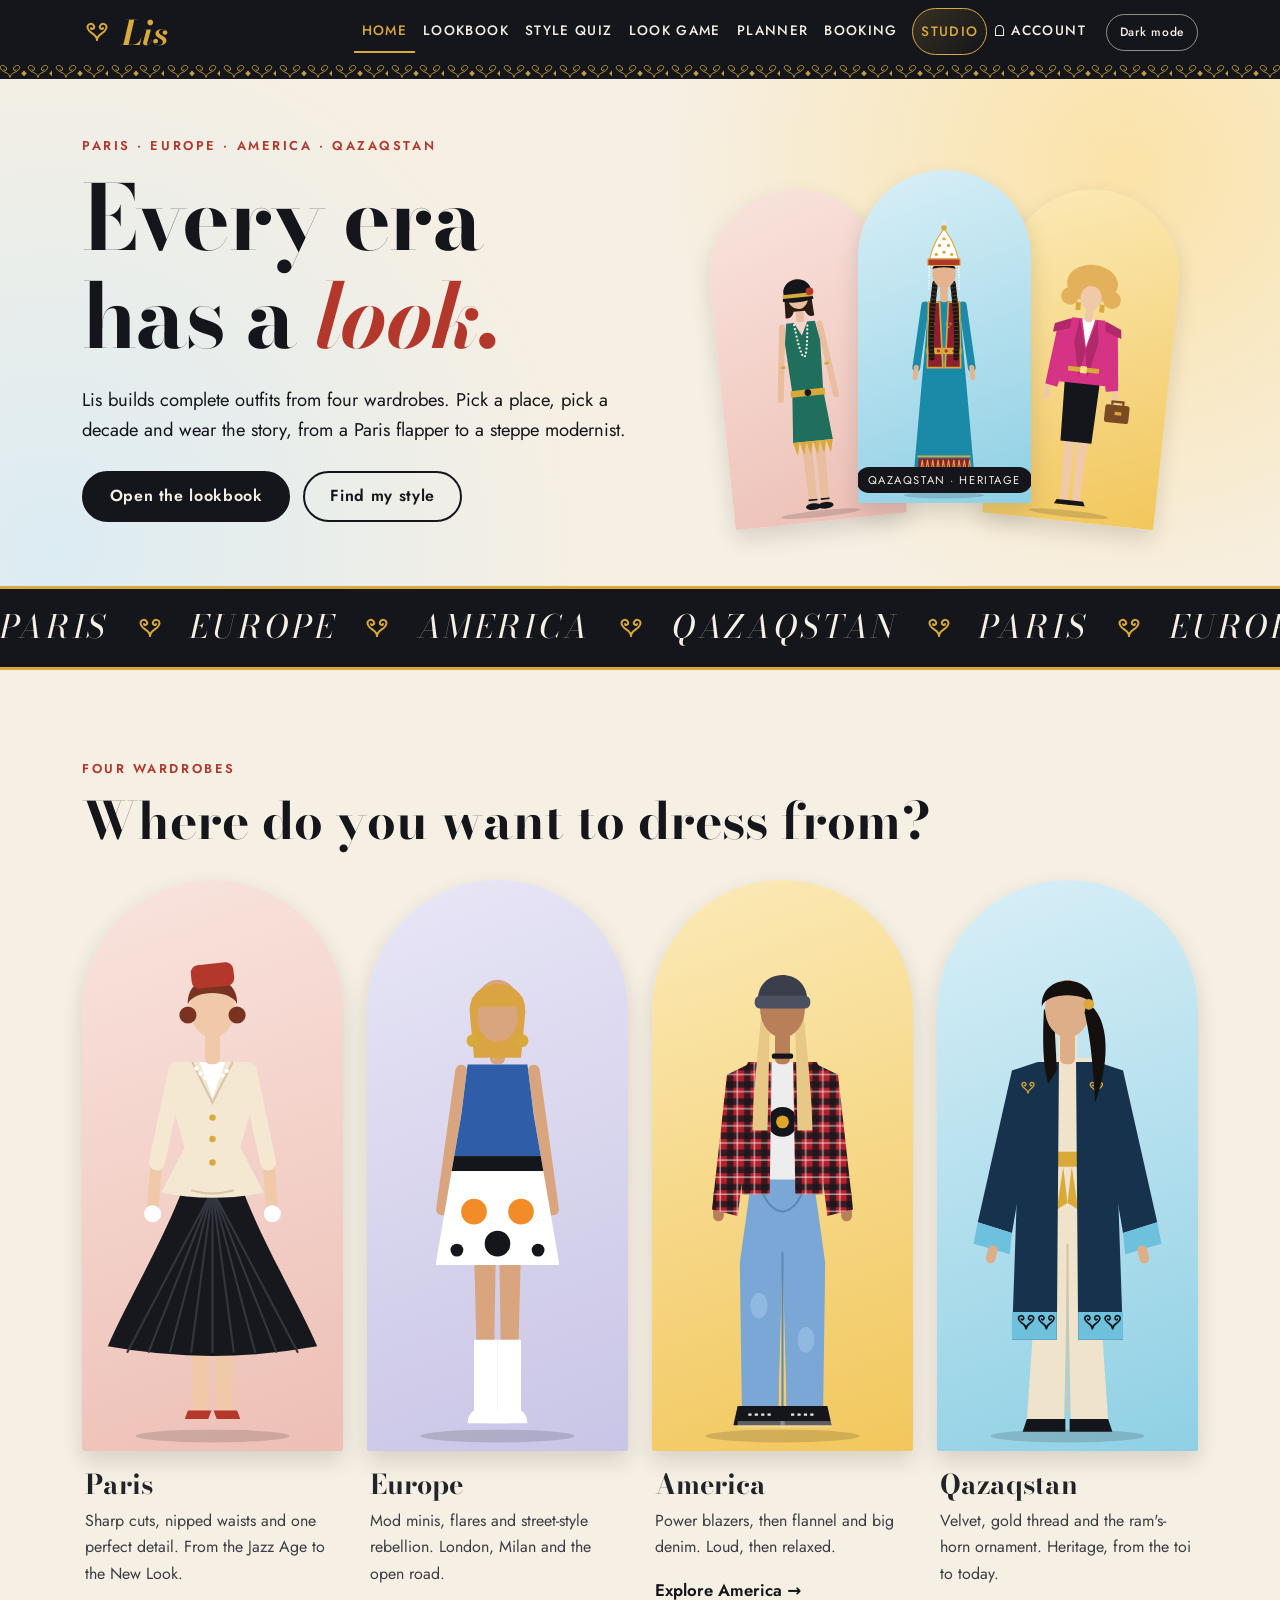
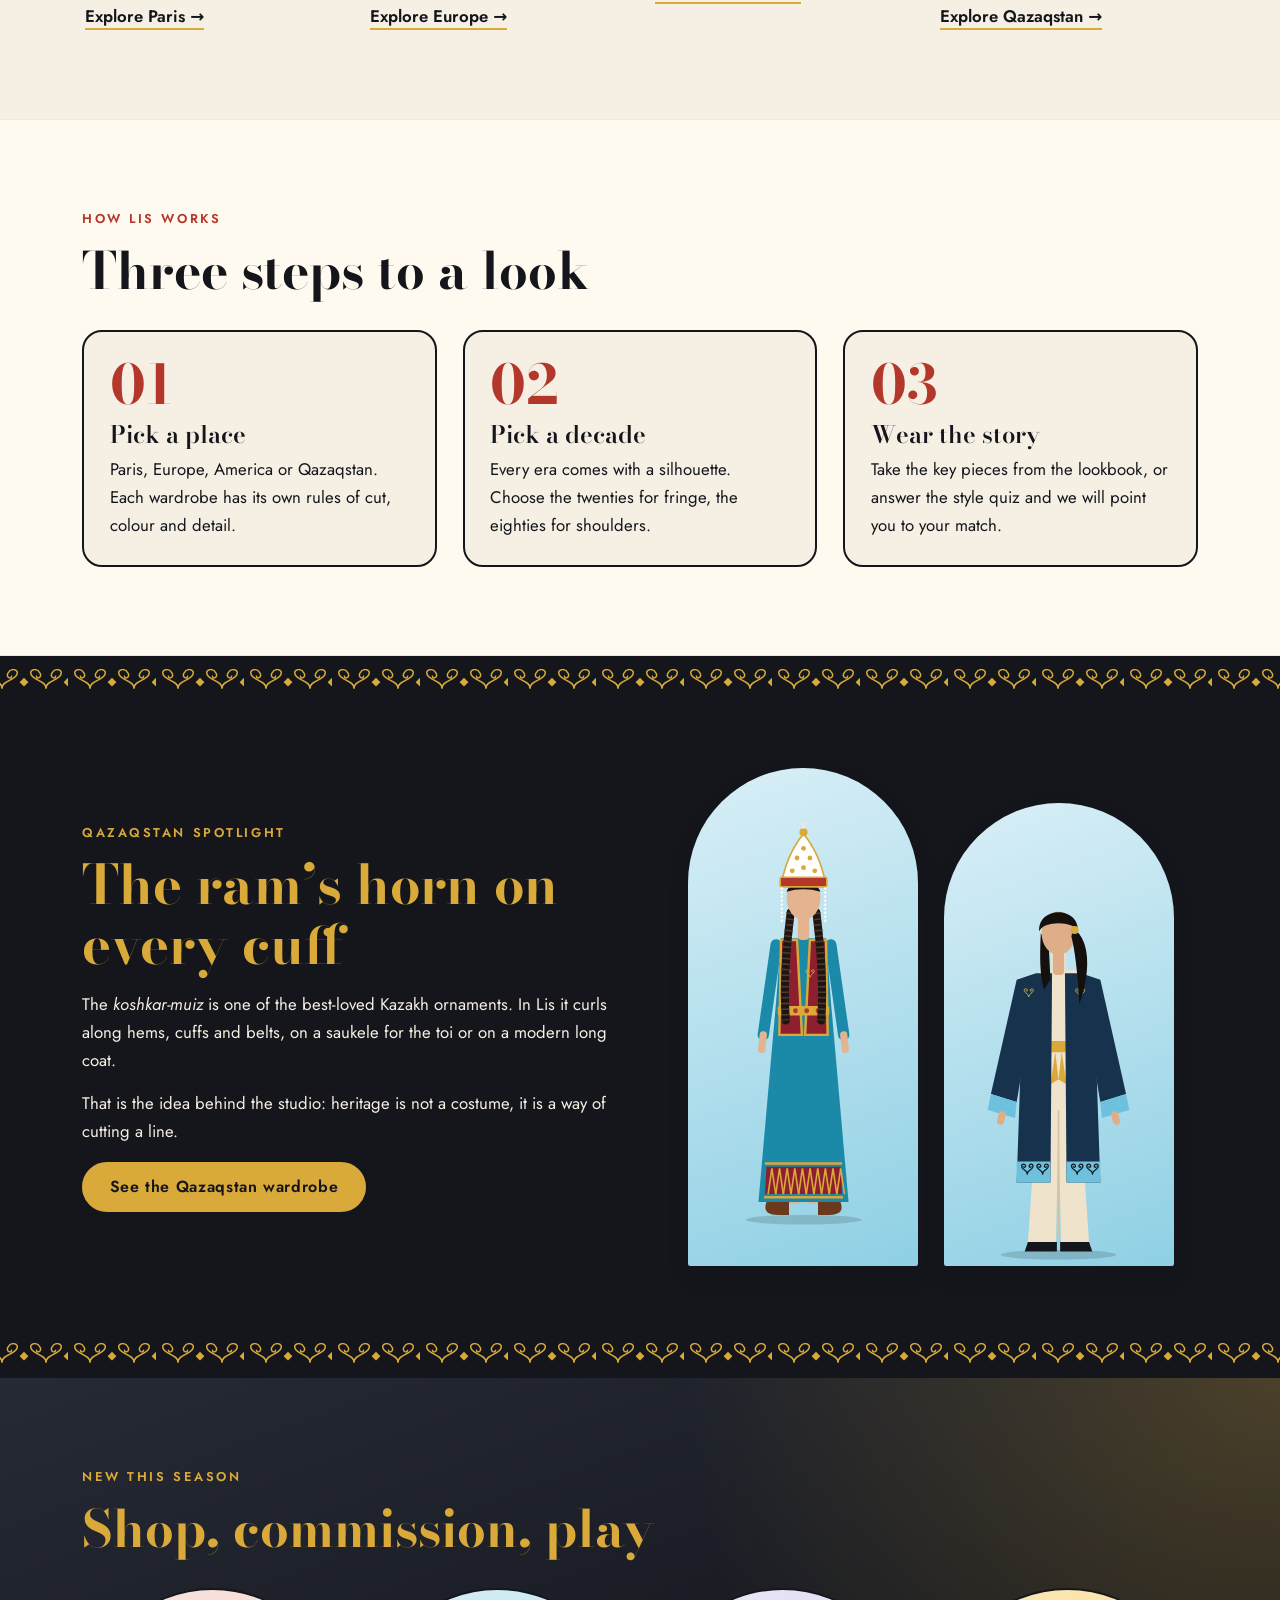
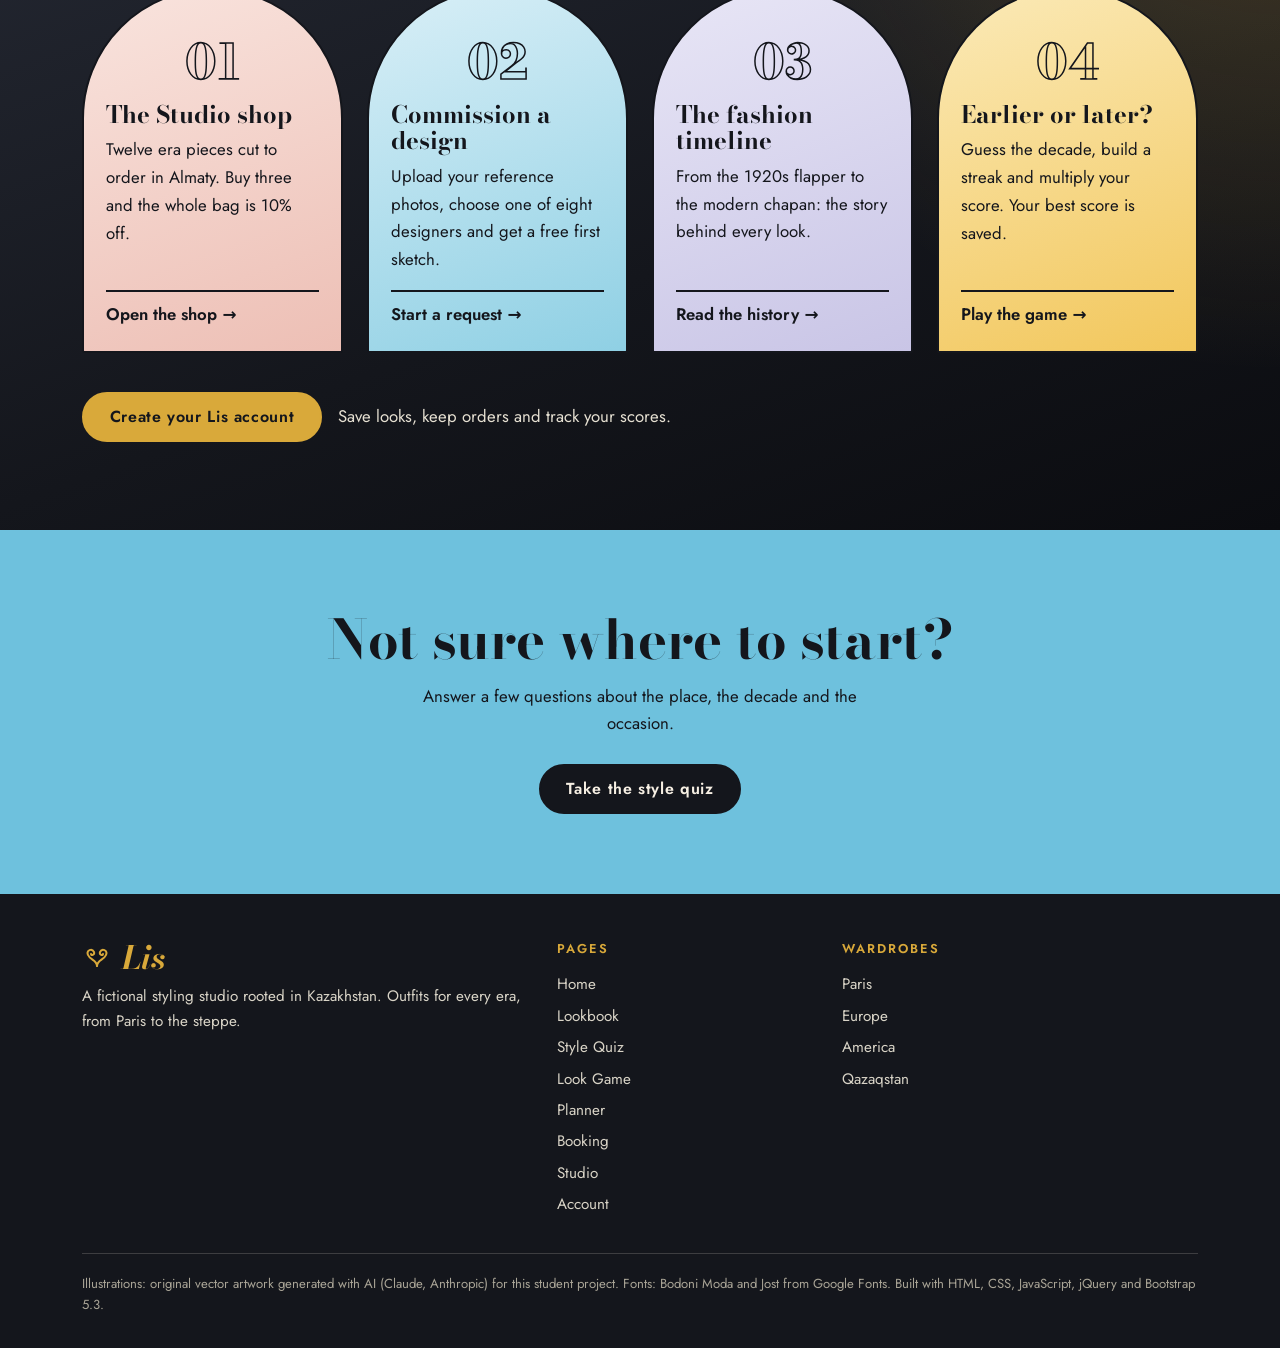
<file: index.html>
<!DOCTYPE html>
<html lang="en">
<head>
  <meta charset="UTF-8">
  <meta name="viewport" content="width=device-width, initial-scale=1">
  <title>Lis | Every era has a look</title>
  <meta name="description" content="Lis builds complete outfits from four wardrobes: Paris, Europe, America and Qazaqstan. Pick a place, pick a decade, wear the story.">
  <link rel="icon" href="img/mark-gold.svg" type="image/svg+xml">
  <link rel="preconnect" href="https://fonts.googleapis.com">
  <link rel="preconnect" href="https://fonts.gstatic.com" crossorigin>
  <link href="https://fonts.googleapis.com/css2?family=Bodoni+Moda:ital,opsz,wght@0,6..96,500..800;1,6..96,500..800&family=Jost:wght@400;500;600&display=swap" rel="stylesheet">
  <link href="https://cdn.jsdelivr.net/npm/bootstrap@5.3.3/dist/css/bootstrap.min.css" rel="stylesheet">
  <link href="css/style.css" rel="stylesheet">
  <link href="css/contrast-fixes.css" rel="stylesheet">
</head>
<body>
  <a class="skip-link" href="#main">Skip to content</a>
  <header class="site-header">
    <nav class="navbar navbar-expand-xl" aria-label="Main navigation">
      <div class="container">
        <a class="navbar-brand brand" href="index.html" aria-label="Lis, home">
          <img src="img/mark-gold.svg" alt="" width="30" height="20">
          <span>Lis</span>
        </a>
        <button class="navbar-toggler" type="button" data-bs-toggle="collapse" data-bs-target="#siteMenu" aria-controls="siteMenu" aria-expanded="false" aria-label="Toggle navigation">
          <span class="navbar-toggler-icon"></span>
        </button>
        <div class="collapse navbar-collapse" id="siteMenu">
          <ul class="navbar-nav ms-auto">
          <li class="nav-item"><a class="nav-link active" href="index.html" aria-current="page">Home</a></li>
          <li class="nav-item"><a class="nav-link" href="lookbook.html">Lookbook</a></li>
          <li class="nav-item"><a class="nav-link" href="quiz.html">Style Quiz</a></li>
          <li class="nav-item"><a class="nav-link" href="game.html">Look Game</a></li>
          <li class="nav-item"><a class="nav-link" href="planner.html">Planner</a></li>
          <li class="nav-item"><a class="nav-link" href="booking.html">Booking</a></li>
          <li class="nav-item"><a class="nav-link nav-link--studio" href="studio.html">Studio</a></li>
          <li class="nav-item"><a class="nav-link nav-link--account" href="account.html">Account</a></li>
            <li class="nav-item nav-item--theme"><button class="theme-toggle" type="button" data-theme-toggle aria-pressed="false">Dark mode</button></li>
          </ul>
        </div>
      </div>
    </nav>
  </header>

  <main id="main">
    <section class="hero">
      <div class="container">
        <div class="hero__grid">
          <div class="hero__text">
            <p class="eyebrow">Paris &middot; Europe &middot; America &middot; Qazaqstan</p>
            <h1 class="hero__title">Every era has a <em>look.</em></h1>
            <p class="hero__lead">Lis builds complete outfits from four wardrobes. Pick a place, pick a decade and wear the story, from a Paris flapper to a steppe modernist.</p>
            <div class="hero__actions">
              <a class="btn btn-lis" href="lookbook.html">Open the lookbook</a>
              <a class="btn btn-lis-outline" href="quiz.html">Find my style</a>
            </div>
          </div>
          <div class="hero__stack">
            <figure class="arch arch--paris hero__card hero__card--left">
          <img src="img/paris-1920s.svg" alt="Illustration of a 1920s Paris look: green beaded drop-waist dress, cloche hat and long pearls" width="220" height="510">
        </figure>
            <figure class="arch arch--kazakh hero__card hero__card--mid">
          <img src="img/kazakh-traditional.svg" alt="Illustration of a traditional Kazakh look: tall white saukele headdress, turquoise dress and wine velvet vest" width="220" height="510">
          <figcaption class="sticker">Qazaqstan &middot; Heritage</figcaption>
        </figure>
            <figure class="arch arch--america hero__card hero__card--right">
          <img src="img/america-1980s.svg" alt="Illustration of a 1980s American look: hot pink blazer with big shoulders, black pencil skirt and briefcase" width="220" height="510">
        </figure>
          </div>
        </div>
      </div>
    </section>

    <div class="ticker" aria-hidden="true">
      <div class="ticker__track">
        <span>Paris</span><img src="img/mark-gold.svg" alt=""><span>Europe</span><img src="img/mark-gold.svg" alt=""><span>America</span><img src="img/mark-gold.svg" alt=""><span>Qazaqstan</span><img src="img/mark-gold.svg" alt="">
        <span>Paris</span><img src="img/mark-gold.svg" alt=""><span>Europe</span><img src="img/mark-gold.svg" alt=""><span>America</span><img src="img/mark-gold.svg" alt=""><span>Qazaqstan</span><img src="img/mark-gold.svg" alt="">
        <span>Paris</span><img src="img/mark-gold.svg" alt=""><span>Europe</span><img src="img/mark-gold.svg" alt=""><span>America</span><img src="img/mark-gold.svg" alt=""><span>Qazaqstan</span><img src="img/mark-gold.svg" alt="">
        <span>Paris</span><img src="img/mark-gold.svg" alt=""><span>Europe</span><img src="img/mark-gold.svg" alt=""><span>America</span><img src="img/mark-gold.svg" alt=""><span>Qazaqstan</span><img src="img/mark-gold.svg" alt="">
      </div>
    </div>

    <section class="section" aria-labelledby="wardrobes-title">
      <div class="container">
        <header class="section__head">
          <p class="eyebrow">Four wardrobes</p>
          <h2 id="wardrobes-title" class="section__title">Where do you want to dress from?</h2>
        </header>
        <div class="row row-cols-2 row-cols-lg-4 g-3 g-md-4">
          <div class="col">
            <article class="card wardrobe wardrobe--paris">
              <figure class="arch arch--paris">
          <img src="img/paris-1950s.svg" alt="Illustration of a 1950s Paris look: cream bar jacket, full black pleated skirt and red pillbox hat" width="220" height="510">
        </figure>
              <div class="card-body">
                <h3 class="wardrobe__title">Paris</h3>
                <p class="wardrobe__text">Sharp cuts, nipped waists and one perfect detail. From the Jazz Age to the New Look.</p>
                <a class="wardrobe__link" href="lookbook.html#paris">Explore Paris<span aria-hidden="true"> &rarr;</span></a>
              </div>
            </article>
          </div>
          <div class="col">
            <article class="card wardrobe wardrobe--europe">
              <figure class="arch arch--europe">
          <img src="img/europe-1960s.svg" alt="Illustration of a 1960s European look: colour-block mini dress with orange dots and white boots" width="220" height="510">
        </figure>
              <div class="card-body">
                <h3 class="wardrobe__title">Europe</h3>
                <p class="wardrobe__text">Mod minis, flares and street-style rebellion. London, Milan and the open road.</p>
                <a class="wardrobe__link" href="lookbook.html#europe">Explore Europe<span aria-hidden="true"> &rarr;</span></a>
              </div>
            </article>
          </div>
          <div class="col">
            <article class="card wardrobe wardrobe--america">
              <figure class="arch arch--america">
          <img src="img/america-1990s.svg" alt="Illustration of a 1990s American look: plaid flannel shirt, baggy jeans, beanie and combat boots" width="220" height="510">
        </figure>
              <div class="card-body">
                <h3 class="wardrobe__title">America</h3>
                <p class="wardrobe__text">Power blazers, then flannel and big denim. Loud, then relaxed.</p>
                <a class="wardrobe__link" href="lookbook.html#america">Explore America<span aria-hidden="true"> &rarr;</span></a>
              </div>
            </article>
          </div>
          <div class="col">
            <article class="card wardrobe wardrobe--kazakh">
              <figure class="arch arch--kazakh">
          <img src="img/kazakh-modern.svg" alt="Illustration of a modern Kazakh look: navy chapan-style coat with sky-blue ornament over cream trousers" width="220" height="510">
        </figure>
              <div class="card-body">
                <h3 class="wardrobe__title">Qazaqstan</h3>
                <p class="wardrobe__text">Velvet, gold thread and the ram's-horn ornament. Heritage, from the toi to today.</p>
                <a class="wardrobe__link" href="lookbook.html#kazakh">Explore Qazaqstan<span aria-hidden="true"> &rarr;</span></a>
              </div>
            </article>
          </div>
        </div>
      </div>
    </section>

    <section class="section section--tint" aria-labelledby="how-title">
      <div class="container">
        <header class="section__head">
          <p class="eyebrow">How Lis works</p>
          <h2 id="how-title" class="section__title">Three steps to a look</h2>
        </header>
        <ol class="steps">
          <li class="steps__item">
            <h3>Pick a place</h3>
            <p>Paris, Europe, America or Qazaqstan. Each wardrobe has its own rules of cut, colour and detail.</p>
          </li>
          <li class="steps__item">
            <h3>Pick a decade</h3>
            <p>Every era comes with a silhouette. Choose the twenties for fringe, the eighties for shoulders.</p>
          </li>
          <li class="steps__item">
            <h3>Wear the story</h3>
            <p>Take the key pieces from the lookbook, or answer the style quiz and we will point you to your match.</p>
          </li>
        </ol>
      </div>
    </section>

    <section class="spotlight" aria-labelledby="spot-title">
      <div class="container">
        <div class="row align-items-center gy-5 gx-lg-5">
          <div class="col-12 col-lg-6">
            <p class="eyebrow eyebrow--gold">Qazaqstan spotlight</p>
            <h2 id="spot-title" class="spotlight__title">The ram&rsquo;s horn on every cuff</h2>
            <p>The <em>koshkar-muiz</em> is one of the best-loved Kazakh ornaments. In Lis it curls along hems, cuffs and belts, on a saukele for the toi or on a modern long coat.</p>
            <p>That is the idea behind the studio: heritage is not a costume, it is a way of cutting a line.</p>
            <a class="btn btn-lis btn-lis--gold" href="lookbook.html#kazakh">See the Qazaqstan wardrobe</a>
          </div>
          <div class="col-12 col-lg-6">
            <div class="spotlight__figs">
              <figure class="arch arch--kazakh">
          <img src="img/kazakh-traditional.svg" alt="Illustration of a traditional Kazakh look: tall white saukele headdress, turquoise dress and wine velvet vest" width="220" height="510">
        </figure>
              <figure class="arch arch--kazakh">
          <img src="img/kazakh-modern.svg" alt="Illustration of a modern Kazakh look: navy chapan-style coat with sky-blue ornament over cream trousers" width="220" height="510">
        </figure>
            </div>
          </div>
        </div>
      </div>
    </section>

    <section class="section season" aria-labelledby="season-title">
      <div class="container">
        <header class="section__head">
          <p class="eyebrow eyebrow--gold">New this season</p>
          <h2 id="season-title" class="section__title">Shop, commission, play</h2>
        </header>
        <div class="row row-cols-1 row-cols-md-2 row-cols-xl-4 g-4">
          <div class="col">
            <a class="season-card season-card--paris" href="studio.html#shop">
              <span class="season-card__num">01</span>
              <h3 class="season-card__title">The Studio shop</h3>
              <p>Twelve era pieces cut to order in Almaty. Buy three and the whole bag is 10% off.</p>
              <span class="season-card__go">Open the shop<span aria-hidden="true"> &rarr;</span></span>
            </a>
          </div>
          <div class="col">
            <a class="season-card season-card--kazakh" href="studio.html#commission">
              <span class="season-card__num">02</span>
              <h3 class="season-card__title">Commission a design</h3>
              <p>Upload your reference photos, choose one of eight designers and get a free first sketch.</p>
              <span class="season-card__go">Start a request<span aria-hidden="true"> &rarr;</span></span>
            </a>
          </div>
          <div class="col">
            <a class="season-card season-card--europe" href="lookbook.html#timeline">
              <span class="season-card__num">03</span>
              <h3 class="season-card__title">The fashion timeline</h3>
              <p>From the 1920s flapper to the modern chapan: the story behind every look.</p>
              <span class="season-card__go">Read the history<span aria-hidden="true"> &rarr;</span></span>
            </a>
          </div>
          <div class="col">
            <a class="season-card season-card--america" href="game.html">
              <span class="season-card__num">04</span>
              <h3 class="season-card__title">Earlier or later?</h3>
              <p>Guess the decade, build a streak and multiply your score. Your best score is saved.</p>
              <span class="season-card__go">Play the game<span aria-hidden="true"> &rarr;</span></span>
            </a>
          </div>
        </div>
        <p class="season__account"><a class="btn btn-lis btn-lis--gold" href="account.html">Create your Lis account</a> <span>Save looks, keep orders and track your scores.</span></p>
      </div>
    </section>

    <section class="cta" aria-labelledby="cta-title">
      <div class="container">
        <h2 id="cta-title" class="cta__title">Not sure where to start?</h2>
        <p class="cta__text">Answer a few questions about the place, the decade and the occasion.</p>
        <a class="btn btn-lis" href="quiz.html">Take the style quiz</a>
      </div>
    </section>
  </main>

  <footer class="site-footer">
    <div class="container">
      <div class="row g-4">
        <div class="col-12 col-md-5">
          <p class="footer-brand"><img src="img/mark-gold.svg" alt="" width="30" height="20"> Lis</p>
          <p class="footer-text">A fictional styling studio rooted in Kazakhstan. Outfits for every era, from Paris to the steppe.</p>
        </div>
        <div class="col-6 col-md-3">
          <h2 class="footer-title">Pages</h2>
          <ul class="footer-links"><li><a href="index.html">Home</a></li><li><a href="lookbook.html">Lookbook</a></li><li><a href="quiz.html">Style Quiz</a></li><li><a href="game.html">Look Game</a></li><li><a href="planner.html">Planner</a></li><li><a href="booking.html">Booking</a></li><li><a href="studio.html">Studio</a></li><li><a href="account.html">Account</a></li></ul>
        </div>
        <div class="col-6 col-md-4">
          <h2 class="footer-title">Wardrobes</h2>
          <ul class="footer-links">
            <li><a href="lookbook.html#paris">Paris</a></li>
            <li><a href="lookbook.html#europe">Europe</a></li>
            <li><a href="lookbook.html#america">America</a></li>
            <li><a href="lookbook.html#kazakh">Qazaqstan</a></li>
          </ul>
        </div>
      </div>
      <p class="footer-credits">Illustrations: original vector artwork generated with AI (Claude, Anthropic) for this student project. Fonts: Bodoni Moda and Jost from Google Fonts. Built with HTML, CSS, JavaScript, jQuery and Bootstrap 5.3.</p>
    </div>
  </footer>
  <script src="https://code.jquery.com/jquery-3.7.1.min.js"></script>
  <script src="https://cdn.jsdelivr.net/npm/bootstrap@5.3.3/dist/js/bootstrap.bundle.min.js"></script>
  <script src="js/site.js"></script>
</body>
</html>
</file>
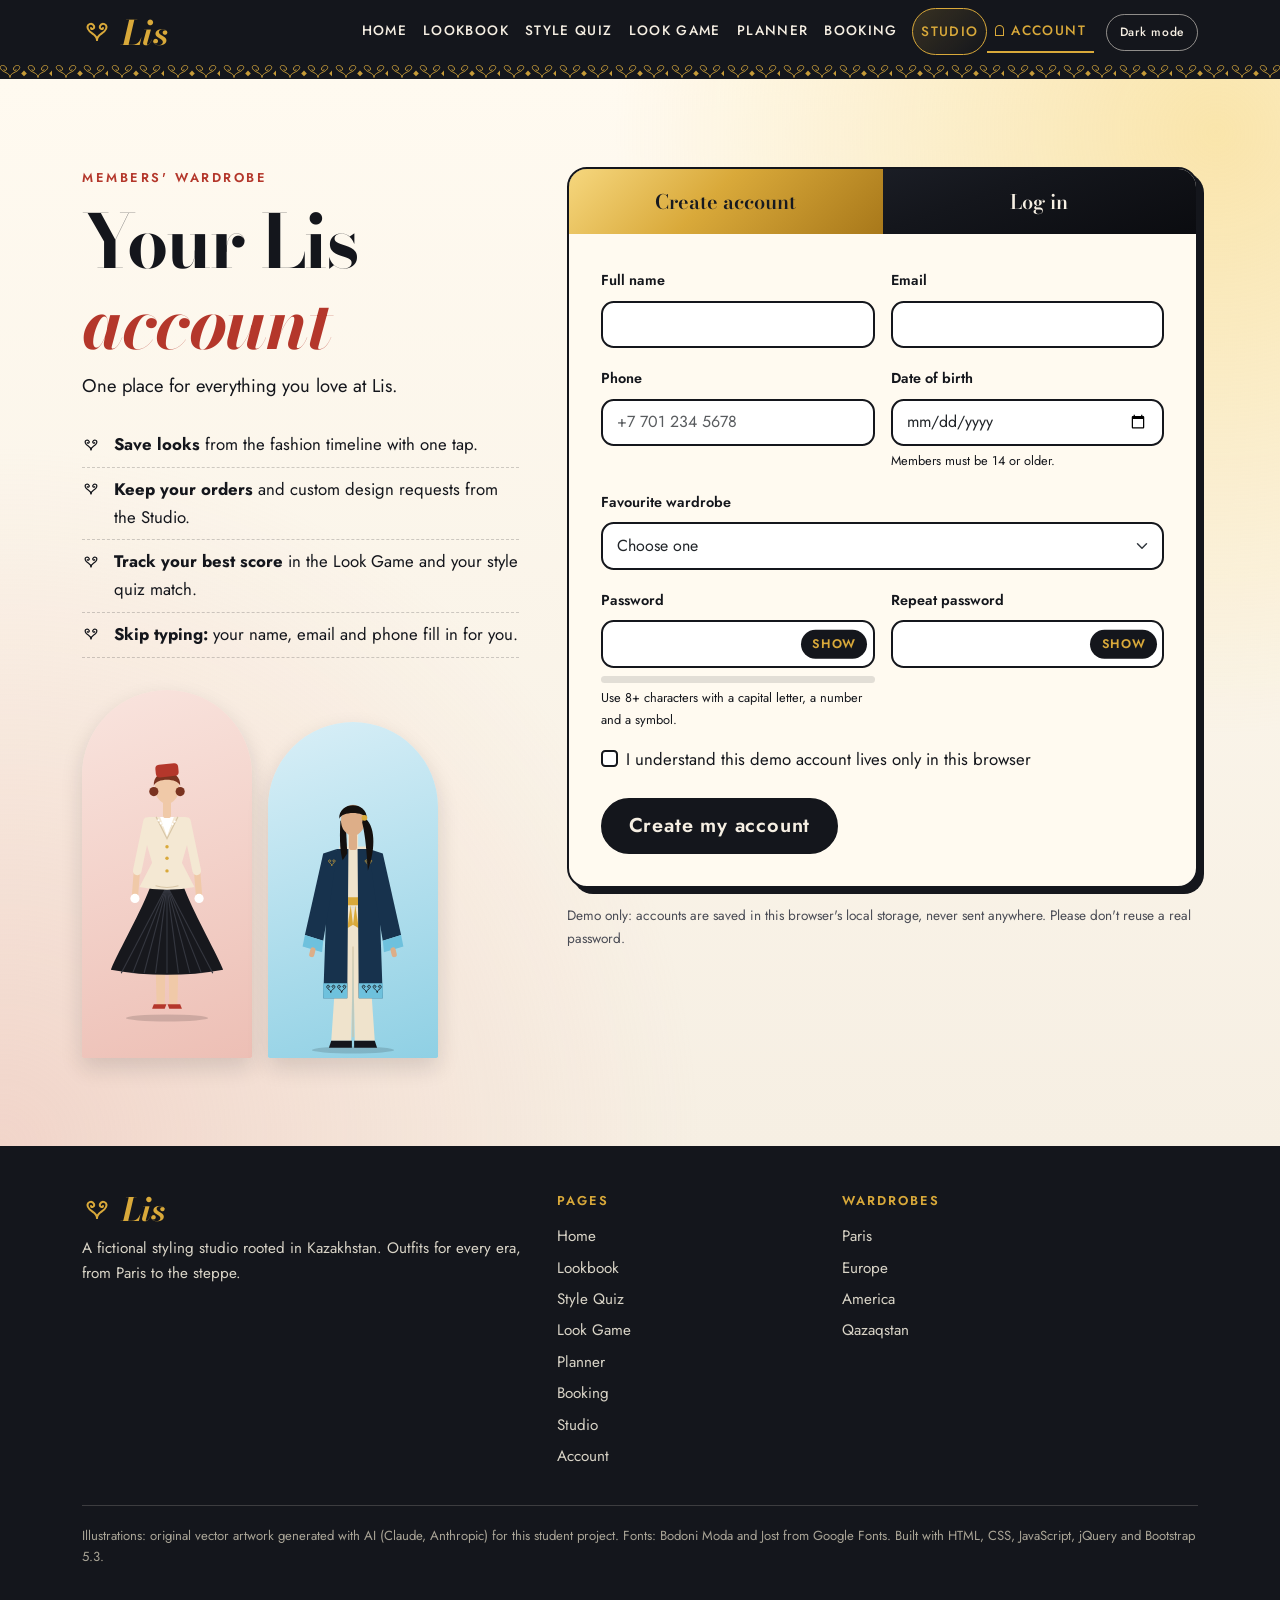
<file: account.html>
<!DOCTYPE html>
<html lang="en">
<head>
  <meta charset="UTF-8">
  <meta name="viewport" content="width=device-width, initial-scale=1">
  <title>Lis | Your account</title>
  <meta name="description" content="Create a Lis account to save looks, keep your orders and design requests, and track your best game score.">
  <link rel="icon" href="img/mark-gold.svg" type="image/svg+xml">
  <link rel="preconnect" href="https://fonts.googleapis.com">
  <link rel="preconnect" href="https://fonts.gstatic.com" crossorigin>
  <link href="https://fonts.googleapis.com/css2?family=Bodoni+Moda:ital,opsz,wght@0,6..96,500..800;1,6..96,500..800&family=Jost:wght@400;500;600&display=swap" rel="stylesheet">
  <link href="https://cdn.jsdelivr.net/npm/bootstrap@5.3.3/dist/css/bootstrap.min.css" rel="stylesheet">
  <link href="css/style.css" rel="stylesheet">
  <link href="css/lab.css" rel="stylesheet">
  <link href="css/studio.css" rel="stylesheet">
  <link href="css/account.css" rel="stylesheet">
  <link href="css/contrast-fixes.css" rel="stylesheet">
</head>
<body>
  <a class="skip-link" href="#main">Skip to content</a>
  <header class="site-header">
    <nav class="navbar navbar-expand-xl" aria-label="Main navigation">
      <div class="container">
        <a class="navbar-brand brand" href="index.html" aria-label="Lis, home">
          <img src="img/mark-gold.svg" alt="" width="30" height="20">
          <span>Lis</span>
        </a>
        <button class="navbar-toggler" type="button" data-bs-toggle="collapse" data-bs-target="#siteMenu" aria-controls="siteMenu" aria-expanded="false" aria-label="Toggle navigation">
          <span class="navbar-toggler-icon"></span>
        </button>
        <div class="collapse navbar-collapse" id="siteMenu">
          <ul class="navbar-nav ms-auto">
          <li class="nav-item"><a class="nav-link" href="index.html">Home</a></li>
          <li class="nav-item"><a class="nav-link" href="lookbook.html">Lookbook</a></li>
          <li class="nav-item"><a class="nav-link" href="quiz.html">Style Quiz</a></li>
          <li class="nav-item"><a class="nav-link" href="game.html">Look Game</a></li>
          <li class="nav-item"><a class="nav-link" href="planner.html">Planner</a></li>
          <li class="nav-item"><a class="nav-link" href="booking.html">Booking</a></li>
          <li class="nav-item"><a class="nav-link nav-link--studio" href="studio.html">Studio</a></li>
          <li class="nav-item"><a class="nav-link nav-link--account active" href="account.html" aria-current="page">Account</a></li>
            <li class="nav-item nav-item--theme"><button class="theme-toggle" type="button" data-theme-toggle aria-pressed="false">Dark mode</button></li>
          </ul>
        </div>
      </div>
    </nav>
  </header>

  <main id="main">
    <!-- ============ GUEST VIEW: sign up / log in ============ -->
    <section id="guestView" class="section account-guest" aria-labelledby="guest-title" hidden>
      <div class="container">
        <div class="row gy-5 gx-lg-5 align-items-start">
          <div class="col-12 col-lg-5">
            <p class="eyebrow">Members' wardrobe</p>
            <h1 id="guest-title" class="page-head__title">Your Lis <em>account</em></h1>
            <p class="page-head__lead">One place for everything you love at Lis.</p>
            <ul class="perks">
              <li><strong>Save looks</strong> from the fashion timeline with one tap.</li>
              <li><strong>Keep your orders</strong> and custom design requests from the Studio.</li>
              <li><strong>Track your best score</strong> in the Look Game and your style quiz match.</li>
              <li><strong>Skip typing:</strong> your name, email and phone fill in for you.</li>
            </ul>
            <div class="guest-arches" aria-hidden="true">
              <figure class="arch arch--paris"><img src="img/paris-1950s.svg" alt="" width="220" height="510"></figure>
              <figure class="arch arch--kazakh"><img src="img/kazakh-modern.svg" alt="" width="220" height="510"></figure>
            </div>
          </div>

          <div class="col-12 col-lg-7">
            <div class="auth">
              <div class="auth__tabs" role="tablist" aria-label="Account">
                <button type="button" class="auth__tab is-active" id="tab-signup" role="tab" aria-selected="true" aria-controls="signupPanel">Create account</button>
                <button type="button" class="auth__tab" id="tab-login" role="tab" aria-selected="false" aria-controls="loginPanel" tabindex="-1">Log in</button>
              </div>

              <!-- Sign up -->
              <div id="signupPanel" class="auth__panel" role="tabpanel" aria-labelledby="tab-signup">
                <form id="signupForm" novalidate>
                  <p id="signupSummary" class="error-summary" role="alert" tabindex="-1"></p>
                  <div class="row g-3">
                    <div class="col-12 col-md-6">
                      <label for="suName" class="form-label">Full name</label>
                      <input id="suName" type="text" class="form-control" autocomplete="name" aria-describedby="suName-error">
                      <p id="suName-error" class="field-error"></p>
                    </div>
                    <div class="col-12 col-md-6">
                      <label for="suEmail" class="form-label">Email</label>
                      <input id="suEmail" type="email" class="form-control" autocomplete="email" aria-describedby="suEmail-error">
                      <p id="suEmail-error" class="field-error"></p>
                    </div>
                    <div class="col-12 col-md-6">
                      <label for="suPhone" class="form-label">Phone</label>
                      <input id="suPhone" type="tel" class="form-control" placeholder="+7 701 234 5678" autocomplete="tel" aria-describedby="suPhone-error">
                      <p id="suPhone-error" class="field-error"></p>
                    </div>
                    <div class="col-12 col-md-6">
                      <label for="suBirth" class="form-label">Date of birth</label>
                      <input id="suBirth" type="date" class="form-control" autocomplete="bday" aria-describedby="suBirth-hint suBirth-error">
                      <p id="suBirth-hint" class="field-hint">Members must be 14 or older.</p>
                      <p id="suBirth-error" class="field-error"></p>
                    </div>
                    <div class="col-12">
                      <label for="suWardrobe" class="form-label">Favourite wardrobe</label>
                      <select id="suWardrobe" class="form-select" aria-describedby="suWardrobe-error">
                        <option value="">Choose one</option>
                        <option value="paris">Paris</option>
                        <option value="europe">Europe</option>
                        <option value="america">America</option>
                        <option value="kazakh">Qazaqstan</option>
                      </select>
                      <p id="suWardrobe-error" class="field-error"></p>
                    </div>
                    <div class="col-12 col-md-6">
                      <label for="suPassword" class="form-label">Password</label>
                      <div class="pw">
                        <input id="suPassword" type="password" class="form-control" autocomplete="new-password" aria-describedby="pwMeterText suPassword-error">
                        <button type="button" class="pw__toggle" data-toggle-pw="suPassword" aria-label="Show password" aria-pressed="false">Show</button>
                      </div>
                      <div class="meter" aria-hidden="true"><span class="meter__bar" id="pwMeter"></span></div>
                      <p class="field-hint" id="pwMeterText">Use 8+ characters with a capital letter, a number and a symbol.</p>
                      <p id="suPassword-error" class="field-error"></p>
                    </div>
                    <div class="col-12 col-md-6">
                      <label for="suConfirm" class="form-label">Repeat password</label>
                      <div class="pw">
                        <input id="suConfirm" type="password" class="form-control" autocomplete="new-password" aria-describedby="suConfirm-error">
                        <button type="button" class="pw__toggle" data-toggle-pw="suConfirm" aria-label="Show repeated password" aria-pressed="false">Show</button>
                      </div>
                      <p id="suConfirm-error" class="field-error"></p>
                    </div>
                    <div class="col-12">
                      <div class="form-check">
                        <input id="suTerms" type="checkbox" class="form-check-input" aria-describedby="suTerms-error">
                        <label for="suTerms" class="form-check-label">I understand this demo account lives only in this browser</label>
                      </div>
                      <p id="suTerms-error" class="field-error"></p>
                    </div>
                  </div>
                  <button type="submit" class="btn btn-lis btn-lis--shine btn-lg quiz__submit">Create my account</button>
                </form>
              </div>

              <!-- Log in -->
              <div id="loginPanel" class="auth__panel" role="tabpanel" aria-labelledby="tab-login" hidden>
                <form id="loginForm" novalidate>
                  <div class="mb-3">
                    <label for="liEmail" class="form-label">Email</label>
                    <input id="liEmail" type="email" class="form-control" autocomplete="email" aria-describedby="liEmail-error">
                    <p id="liEmail-error" class="field-error"></p>
                  </div>
                  <div class="mb-3">
                    <label for="liPassword" class="form-label">Password</label>
                    <div class="pw">
                      <input id="liPassword" type="password" class="form-control" autocomplete="current-password" aria-describedby="liPassword-error">
                      <button type="button" class="pw__toggle" data-toggle-pw="liPassword" aria-label="Show password" aria-pressed="false">Show</button>
                    </div>
                    <p id="liPassword-error" class="field-error"></p>
                  </div>
                  <button type="submit" class="btn btn-lis btn-lg">Log in</button>
                  <p class="field-hint mt-3 mb-0">No account yet? <button type="button" class="link-btn" id="toSignup">Create one in a minute</button>.</p>
                </form>
              </div>
            </div>
            <p class="demo-note">Demo only: accounts are saved in this browser's local storage, never sent anywhere. Please don't reuse a real password.</p>
          </div>
        </div>
      </div>
    </section>

    <!-- ============ MEMBER VIEW: dashboard ============ -->
    <div id="memberView" hidden>
      <section class="page-head member-head">
        <div class="container">
          <div class="row align-items-end gy-4">
            <div class="col-12 col-md-8">
              <p class="eyebrow" id="memberSince"></p>
              <h1 class="page-head__title">Salem, <em id="memberName"></em></h1>
              <p class="page-head__lead" id="memberLead"></p>
            </div>
            <div class="col-12 col-md-4 text-md-end">
              <button type="button" class="btn btn-lis-outline" id="logoutBtn">Log out</button>
            </div>
          </div>
          <ul class="stats" id="stats" aria-label="Your numbers"></ul>
        </div>
      </section>

      <section class="section section--flush" aria-labelledby="saved-title">
        <div class="container">
          <header class="section__head d-flex flex-wrap justify-content-between align-items-end gap-3">
            <div>
              <p class="eyebrow">Saved looks</p>
              <h2 id="saved-title" class="section__title">Your wardrobe board</h2>
            </div>
            <a class="btn btn-lis-outline" href="lookbook.html#timeline">Find more looks</a>
          </header>
          <div id="savedGrid" class="row row-cols-2 row-cols-md-3 row-cols-xl-4 g-3 g-md-4"></div>
          <div id="savedEmpty" class="empty-state" hidden>
            <img src="img/ornament-ink.svg" alt="" width="120" height="14">
            <h3 class="empty-state__title">No saved looks yet</h3>
            <p>Tap &ldquo;Save look&rdquo; on any card in the fashion timeline and it lands here.</p>
            <a class="btn btn-lis" href="lookbook.html#timeline">Open the timeline</a>
          </div>
        </div>
      </section>

      <section class="section section--tint" aria-labelledby="history-title">
        <div class="container">
          <header class="section__head">
            <p class="eyebrow">Studio history</p>
            <h2 id="history-title" class="section__title">Orders and design requests</h2>
          </header>
          <div class="row gy-4 gx-lg-5">
            <div class="col-12 col-lg-6">
              <h3 class="list-title">Orders <span class="column__count" id="ordersCount">0</span></h3>
              <ul class="records" id="ordersList"></ul>
              <p class="records__empty" id="ordersEmpty">No orders yet. <a href="studio.html#shop">Visit the Studio shop</a>.</p>
            </div>
            <div class="col-12 col-lg-6">
              <h3 class="list-title">Design requests <span class="column__count" id="requestsCount">0</span></h3>
              <ul class="records" id="requestsList"></ul>
              <p class="records__empty" id="requestsEmpty">No design requests yet. <a href="studio.html#commission">Commission a piece</a>.</p>
            </div>
          </div>
        </div>
      </section>

      <section class="section" aria-labelledby="profile-title">
        <div class="container">
          <div class="row gy-4 gx-lg-5">
            <div class="col-12 col-lg-5">
              <p class="eyebrow">Profile</p>
              <h2 id="profile-title" class="section__title">Your details</h2>
              <p>These fill in the Studio forms for you. Your email is your login and cannot be changed.</p>
            </div>
            <div class="col-12 col-lg-7">
              <form id="profileForm" class="quiz" novalidate>
                <div class="row g-3">
                  <div class="col-12 col-md-6">
                    <label for="pfName" class="form-label">Full name</label>
                    <input id="pfName" type="text" class="form-control" autocomplete="name" aria-describedby="pfName-error">
                    <p id="pfName-error" class="field-error"></p>
                  </div>
                  <div class="col-12 col-md-6">
                    <label for="pfEmail" class="form-label">Email</label>
                    <input id="pfEmail" type="email" class="form-control" readonly>
                  </div>
                  <div class="col-12 col-md-6">
                    <label for="pfPhone" class="form-label">Phone</label>
                    <input id="pfPhone" type="tel" class="form-control" autocomplete="tel" aria-describedby="pfPhone-error">
                    <p id="pfPhone-error" class="field-error"></p>
                  </div>
                  <div class="col-12 col-md-6">
                    <label for="pfWardrobe" class="form-label">Favourite wardrobe</label>
                    <select id="pfWardrobe" class="form-select" aria-describedby="pfWardrobe-error">
                      <option value="paris">Paris</option>
                      <option value="europe">Europe</option>
                      <option value="america">America</option>
                      <option value="kazakh">Qazaqstan</option>
                    </select>
                    <p id="pfWardrobe-error" class="field-error"></p>
                  </div>
                </div>
                <button type="submit" class="btn btn-lis quiz__submit">Save changes</button>
                <p id="profileSaved" class="form-success" role="status"></p>
              </form>
            </div>
          </div>
        </div>
      </section>
    </div>
  </main>

  <footer class="site-footer">
    <div class="container">
      <div class="row g-4">
        <div class="col-12 col-md-5">
          <p class="footer-brand"><img src="img/mark-gold.svg" alt="" width="30" height="20"> Lis</p>
          <p class="footer-text">A fictional styling studio rooted in Kazakhstan. Outfits for every era, from Paris to the steppe.</p>
        </div>
        <div class="col-6 col-md-3">
          <h2 class="footer-title">Pages</h2>
          <ul class="footer-links"><li><a href="index.html">Home</a></li><li><a href="lookbook.html">Lookbook</a></li><li><a href="quiz.html">Style Quiz</a></li><li><a href="game.html">Look Game</a></li><li><a href="planner.html">Planner</a></li><li><a href="booking.html">Booking</a></li><li><a href="studio.html">Studio</a></li><li><a href="account.html">Account</a></li></ul>
        </div>
        <div class="col-6 col-md-4">
          <h2 class="footer-title">Wardrobes</h2>
          <ul class="footer-links">
            <li><a href="lookbook.html#paris">Paris</a></li>
            <li><a href="lookbook.html#europe">Europe</a></li>
            <li><a href="lookbook.html#america">America</a></li>
            <li><a href="lookbook.html#kazakh">Qazaqstan</a></li>
          </ul>
        </div>
      </div>
      <p class="footer-credits">Illustrations: original vector artwork generated with AI (Claude, Anthropic) for this student project. Fonts: Bodoni Moda and Jost from Google Fonts. Built with HTML, CSS, JavaScript, jQuery and Bootstrap 5.3.</p>
    </div>
  </footer>
  <script src="https://code.jquery.com/jquery-3.7.1.min.js"></script>
  <script src="https://cdn.jsdelivr.net/npm/bootstrap@5.3.3/dist/js/bootstrap.bundle.min.js"></script>
  <script src="js/site.js"></script>
  <script src="js/validate.js"></script>
  <script src="js/looks-data.js"></script>
  <script src="js/account.js"></script>
</body>
</html>
</file>
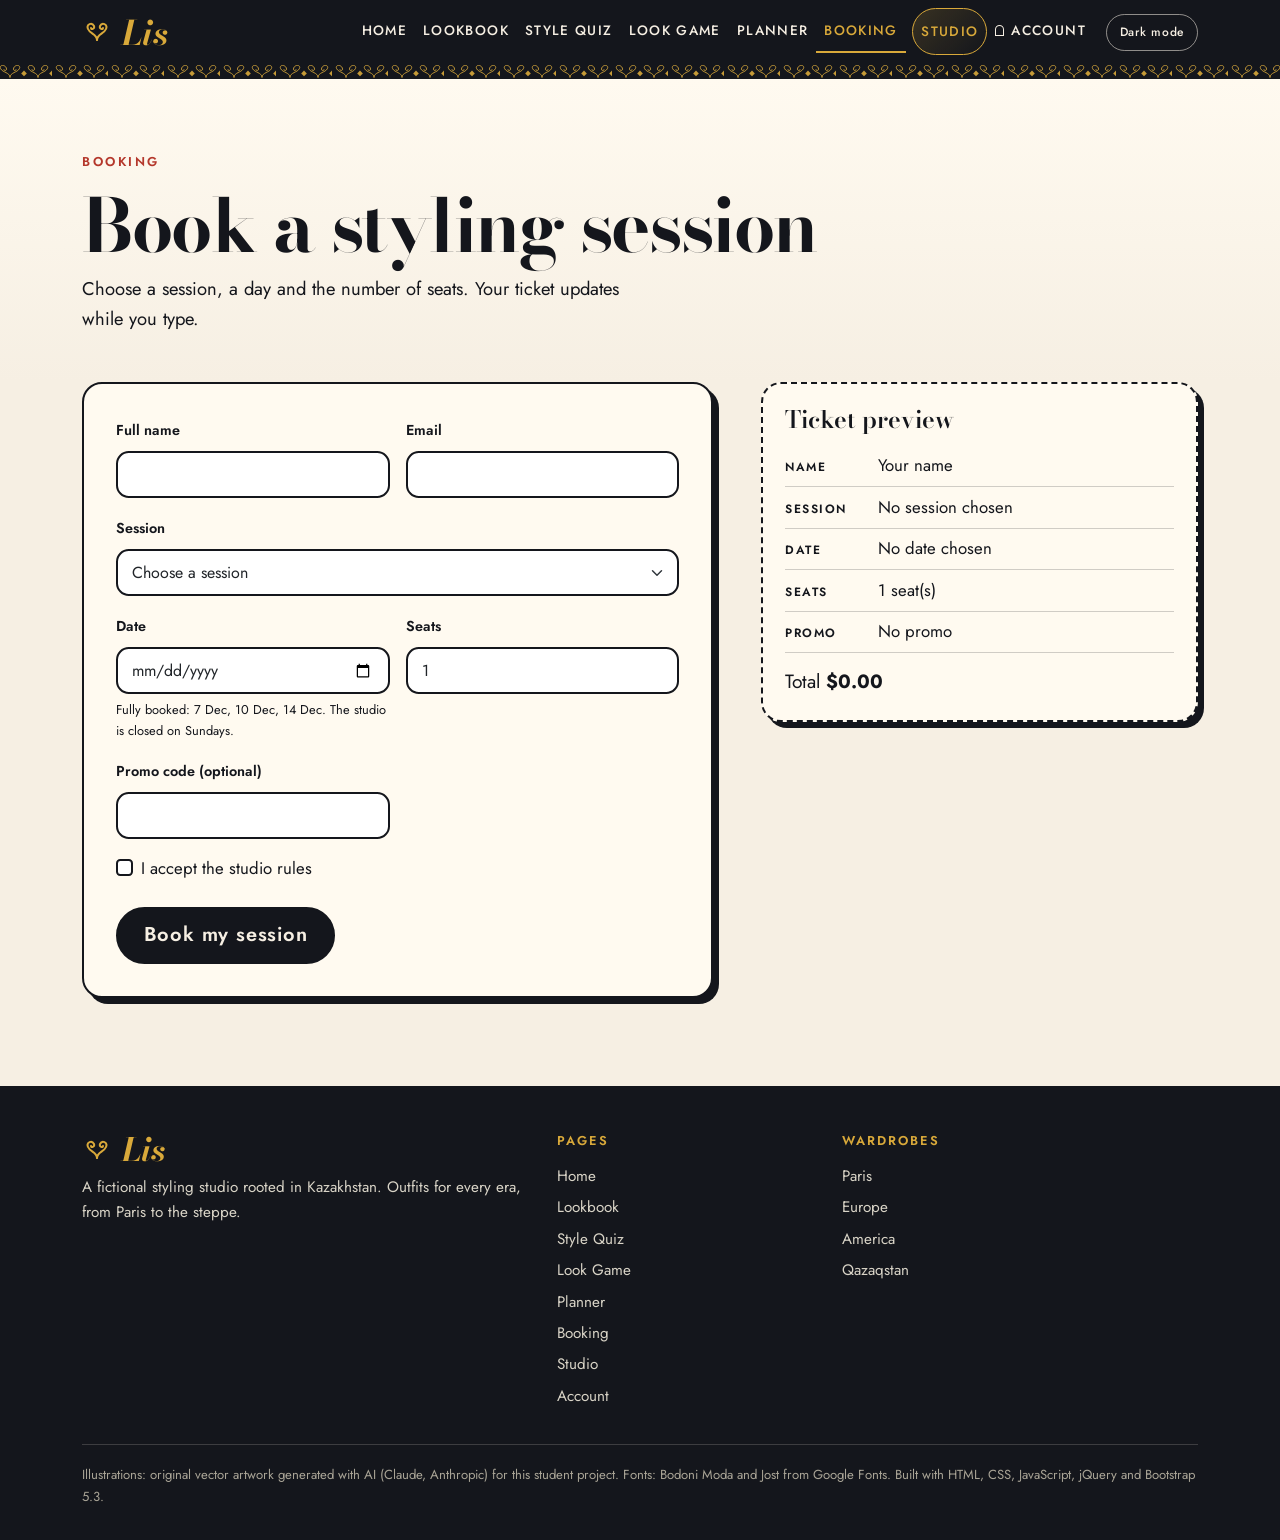
<file: booking.html>
<!DOCTYPE html>
<html lang="en">
<head>
  <meta charset="UTF-8">
  <meta name="viewport" content="width=device-width, initial-scale=1">
  <title>Lis | Book a Session</title>
  <meta name="description" content="Book a Lis styling session with a live ticket preview.">
  <link rel="icon" href="img/mark-gold.svg" type="image/svg+xml">
  <link rel="preconnect" href="https://fonts.googleapis.com">
  <link rel="preconnect" href="https://fonts.gstatic.com" crossorigin>
  <link href="https://fonts.googleapis.com/css2?family=Bodoni+Moda:ital,opsz,wght@0,6..96,500..800;1,6..96,500..800&family=Jost:wght@400;500;600&display=swap" rel="stylesheet">
  <link href="https://cdn.jsdelivr.net/npm/bootstrap@5.3.3/dist/css/bootstrap.min.css" rel="stylesheet">
  <link href="css/style.css" rel="stylesheet">
  <link href="css/lab.css" rel="stylesheet">
  <script src="js/booking.js" defer></script>
  <link href="css/contrast-fixes.css" rel="stylesheet">
</head>
<body>
  <a class="skip-link" href="#main">Skip to content</a>
  <header class="site-header">
    <nav class="navbar navbar-expand-xl" aria-label="Main navigation">
      <div class="container">
        <a class="navbar-brand brand" href="index.html" aria-label="Lis, home">
          <img src="img/mark-gold.svg" alt="" width="30" height="20">
          <span>Lis</span>
        </a>
        <button class="navbar-toggler" type="button" data-bs-toggle="collapse" data-bs-target="#siteMenu" aria-controls="siteMenu" aria-expanded="false" aria-label="Toggle navigation">
          <span class="navbar-toggler-icon"></span>
        </button>
        <div class="collapse navbar-collapse" id="siteMenu">
          <ul class="navbar-nav ms-auto">
          <li class="nav-item"><a class="nav-link" href="index.html">Home</a></li>
          <li class="nav-item"><a class="nav-link" href="lookbook.html">Lookbook</a></li>
          <li class="nav-item"><a class="nav-link" href="quiz.html">Style Quiz</a></li>
          <li class="nav-item"><a class="nav-link" href="game.html">Look Game</a></li>
          <li class="nav-item"><a class="nav-link" href="planner.html">Planner</a></li>
          <li class="nav-item"><a class="nav-link active" href="booking.html" aria-current="page">Booking</a></li>
          <li class="nav-item"><a class="nav-link nav-link--studio" href="studio.html">Studio</a></li>
          <li class="nav-item"><a class="nav-link nav-link--account" href="account.html">Account</a></li>
            <li class="nav-item nav-item--theme"><button class="theme-toggle" type="button" data-theme-toggle aria-pressed="false">Dark mode</button></li>
          </ul>
        </div>
      </div>
    </nav>
  </header>

  <main id="main">
    <section class="page-head">
      <div class="container">
        <p class="eyebrow">Booking</p>
        <h1 class="page-head__title">Book a styling session</h1>
        <p class="page-head__lead">Choose a session, a day and the number of seats. Your ticket updates while you type.</p>
      </div>
    </section>

    <section class="section section--flush">
      <div class="container">
        <div class="row gy-5 gx-lg-5">
          <div class="col-12 col-lg-7">
            <form id="bookingForm" class="quiz" action="booking.html">
              <p id="errorSummary" class="error-summary" role="alert" tabindex="-1"></p>
              <div class="row g-3">
                <div class="col-12 col-md-6">
                  <label for="name" class="form-label">Full name</label>
                  <input id="name" name="name" type="text" class="form-control" required minlength="2" maxlength="40" autocomplete="name" aria-describedby="name-error">
                  <p id="name-error" class="field-error"></p>
                </div>
                <div class="col-12 col-md-6">
                  <label for="email" class="form-label">Email</label>
                  <input id="email" name="email" type="email" class="form-control" required autocomplete="email" aria-describedby="email-error">
                  <p id="email-error" class="field-error"></p>
                </div>
                <div class="col-12">
                  <label for="session" class="form-label">Session</label>
                  <select id="session" name="session" class="form-select" required aria-describedby="session-error"></select>
                  <p id="session-error" class="field-error"></p>
                </div>
                <div class="col-12 col-md-6">
                  <label for="date" class="form-label">Date</label>
                  <input id="date" name="date" type="date" class="form-control" required aria-describedby="date-hint date-error">
                  <p id="soldOutHint" class="field-hint"></p>
                  <p id="date-error" class="field-error"></p>
                </div>
                <div class="col-12 col-md-6">
                  <label for="quantity" class="form-label">Seats</label>
                  <input id="quantity" name="quantity" type="number" class="form-control" required min="1" max="6" value="1" aria-describedby="quantity-error">
                  <p id="quantity-error" class="field-error"></p>
                </div>
                <div class="col-12 col-md-6">
                  <label for="promo" class="form-label">Promo code (optional)</label>
                  <input id="promo" name="promo" type="text" class="form-control" maxlength="12" autocomplete="off" aria-describedby="promo-error">
                  <p id="promo-error" class="field-error"></p>
                </div>
                <div class="col-12">
                  <div class="form-check">
                    <input id="terms" name="terms" type="checkbox" class="form-check-input" required aria-describedby="terms-error">
                    <label for="terms" class="form-check-label">I accept the studio rules</label>
                  </div>
                  <p id="terms-error" class="field-error"></p>
                </div>
              </div>
              <button type="submit" class="btn btn-lis btn-lg quiz__submit">Book my session</button>
            </form>
          </div>
          <div class="col-12 col-lg-5">
            <aside class="ticket ticket--preview" aria-label="Ticket preview">
              <h2 class="ticket__title">Ticket preview</h2>
              <ul class="ticket__list">
                <li><span class="ticket__label">Name</span> <span id="pvName"></span></li>
                <li><span class="ticket__label">Session</span> <span id="pvSession"></span></li>
                <li><span class="ticket__label">Date</span> <span id="pvDate"></span></li>
                <li><span class="ticket__label">Seats</span> <span id="pvQuantity"></span></li>
                <li><span class="ticket__label">Promo</span> <span id="pvPromo"></span></li>
              </ul>
              <p class="ticket__total">Total <strong id="pvTotal"></strong></p>
            </aside>
            <div id="result" class="result" role="status"></div>
          </div>
        </div>
      </div>
    </section>
  </main>

  <footer class="site-footer">
    <div class="container">
      <div class="row g-4">
        <div class="col-12 col-md-5">
          <p class="footer-brand"><img src="img/mark-gold.svg" alt="" width="30" height="20"> Lis</p>
          <p class="footer-text">A fictional styling studio rooted in Kazakhstan. Outfits for every era, from Paris to the steppe.</p>
        </div>
        <div class="col-6 col-md-3">
          <h2 class="footer-title">Pages</h2>
          <ul class="footer-links"><li><a href="index.html">Home</a></li><li><a href="lookbook.html">Lookbook</a></li><li><a href="quiz.html">Style Quiz</a></li><li><a href="game.html">Look Game</a></li><li><a href="planner.html">Planner</a></li><li><a href="booking.html">Booking</a></li><li><a href="studio.html">Studio</a></li><li><a href="account.html">Account</a></li></ul>
        </div>
        <div class="col-6 col-md-4">
          <h2 class="footer-title">Wardrobes</h2>
          <ul class="footer-links">
            <li><a href="lookbook.html#paris">Paris</a></li>
            <li><a href="lookbook.html#europe">Europe</a></li>
            <li><a href="lookbook.html#america">America</a></li>
            <li><a href="lookbook.html#kazakh">Qazaqstan</a></li>
          </ul>
        </div>
      </div>
      <p class="footer-credits">Illustrations: original vector artwork generated with AI (Claude, Anthropic) for this student project. Fonts: Bodoni Moda and Jost from Google Fonts. Built with HTML, CSS, JavaScript, jQuery and Bootstrap 5.3.</p>
    </div>
  </footer>
  <script src="https://code.jquery.com/jquery-3.7.1.min.js"></script>
  <script src="https://cdn.jsdelivr.net/npm/bootstrap@5.3.3/dist/js/bootstrap.bundle.min.js"></script>
  <script src="js/site.js"></script>
</body>
</html>
</file>
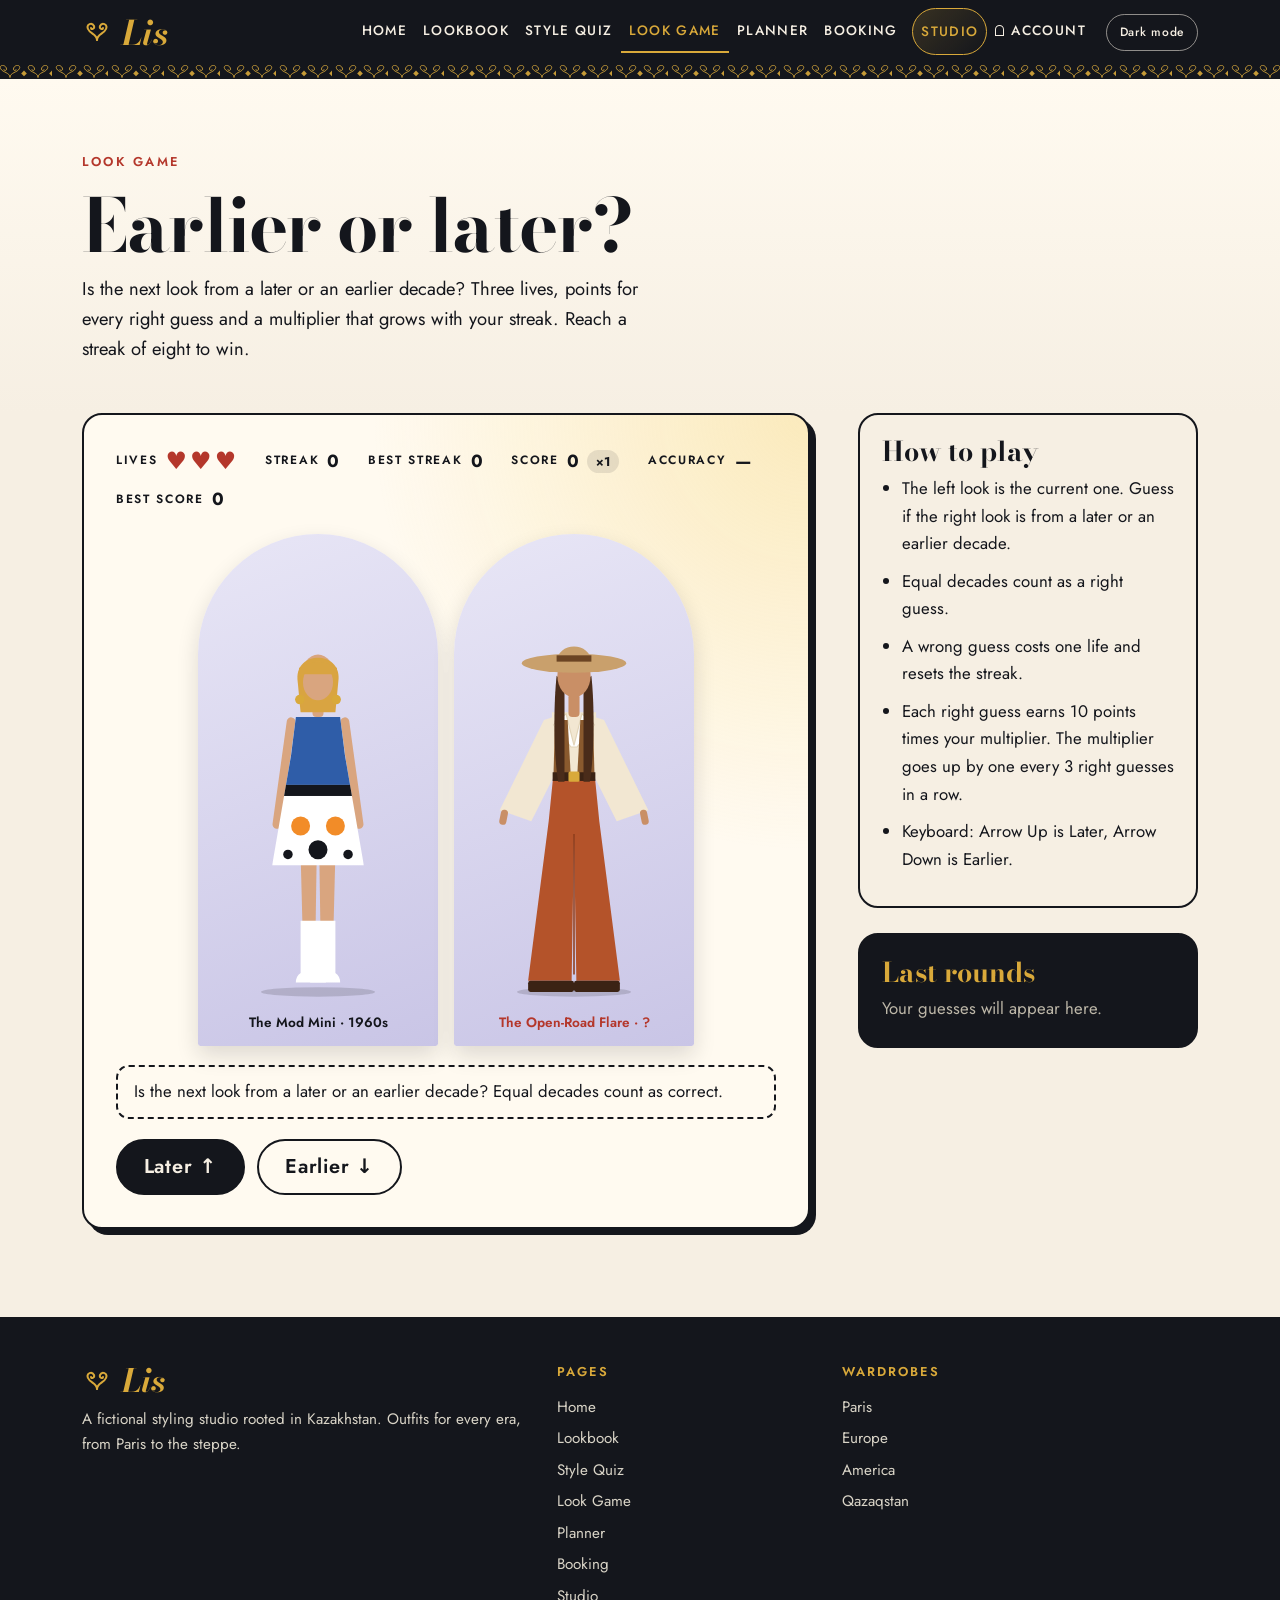
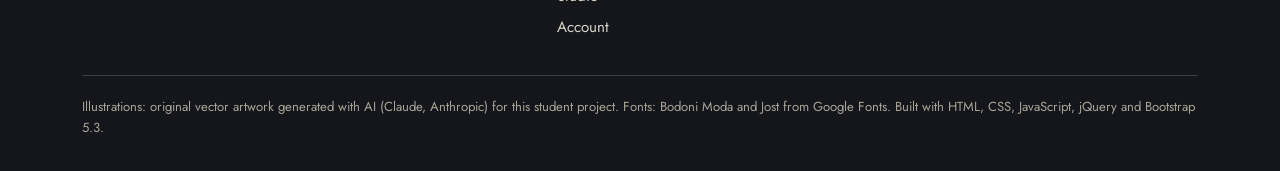
<file: game.html>
<!DOCTYPE html>
<html lang="en">
<head>
  <meta charset="UTF-8">
  <meta name="viewport" content="width=device-width, initial-scale=1">
  <title>Lis | Look Game</title>
  <meta name="description" content="Guess if the next Lis look is from a later or an earlier decade.">
  <link rel="icon" href="img/mark-gold.svg" type="image/svg+xml">
  <link rel="preconnect" href="https://fonts.googleapis.com">
  <link rel="preconnect" href="https://fonts.gstatic.com" crossorigin>
  <link href="https://fonts.googleapis.com/css2?family=Bodoni+Moda:ital,opsz,wght@0,6..96,500..800;1,6..96,500..800&family=Jost:wght@400;500;600&display=swap" rel="stylesheet">
  <link href="https://cdn.jsdelivr.net/npm/bootstrap@5.3.3/dist/css/bootstrap.min.css" rel="stylesheet">
  <link href="css/style.css" rel="stylesheet">
  <link href="css/lab.css" rel="stylesheet">
  <link href="css/studio.css" rel="stylesheet">
  <link href="css/contrast-fixes.css" rel="stylesheet">
</head>
<body>
  <a class="skip-link" href="#main">Skip to content</a>
  <header class="site-header">
    <nav class="navbar navbar-expand-xl" aria-label="Main navigation">
      <div class="container">
        <a class="navbar-brand brand" href="index.html" aria-label="Lis, home">
          <img src="img/mark-gold.svg" alt="" width="30" height="20">
          <span>Lis</span>
        </a>
        <button class="navbar-toggler" type="button" data-bs-toggle="collapse" data-bs-target="#siteMenu" aria-controls="siteMenu" aria-expanded="false" aria-label="Toggle navigation">
          <span class="navbar-toggler-icon"></span>
        </button>
        <div class="collapse navbar-collapse" id="siteMenu">
          <ul class="navbar-nav ms-auto">
          <li class="nav-item"><a class="nav-link" href="index.html">Home</a></li>
          <li class="nav-item"><a class="nav-link" href="lookbook.html">Lookbook</a></li>
          <li class="nav-item"><a class="nav-link" href="quiz.html">Style Quiz</a></li>
          <li class="nav-item"><a class="nav-link active" href="game.html" aria-current="page">Look Game</a></li>
          <li class="nav-item"><a class="nav-link" href="planner.html">Planner</a></li>
          <li class="nav-item"><a class="nav-link" href="booking.html">Booking</a></li>
          <li class="nav-item"><a class="nav-link nav-link--studio" href="studio.html">Studio</a></li>
          <li class="nav-item"><a class="nav-link nav-link--account" href="account.html">Account</a></li>
            <li class="nav-item nav-item--theme"><button class="theme-toggle" type="button" data-theme-toggle aria-pressed="false">Dark mode</button></li>
          </ul>
        </div>
      </div>
    </nav>
  </header>

  <main id="main">
    <section class="page-head">
      <div class="container">
        <p class="eyebrow">Look Game</p>
        <h1 class="page-head__title">Earlier or later?</h1>
        <p class="page-head__lead">Is the next look from a later or an earlier decade? Three lives, points for every right guess and a multiplier that grows with your streak. Reach a streak of eight to win.</p>
      </div>
    </section>

    <section class="section section--flush">
      <div class="container">
        <div class="row gy-5 gx-lg-5">
          <div class="col-12 col-lg-8">
            <div class="game">
              <div class="game__stats">
                <p class="game__stat"><span class="game__label">Lives</span> <span id="lives" class="hearts" role="img"></span></p>
                <p class="game__stat"><span class="game__label">Streak</span> <strong id="streak">0</strong></p>
                <p class="game__stat"><span class="game__label">Best streak</span> <strong id="best">0</strong></p>
                <p class="game__stat game__stat--score"><span class="game__label">Score</span> <strong id="score">0</strong> <span id="multiplier" class="mult">×1</span></p>
                <p class="game__stat"><span class="game__label">Accuracy</span> <strong id="accuracy">—</strong></p>
                <p class="game__stat"><span class="game__label">Best score</span> <strong id="bestScore">0</strong></p>
              </div>

              <div class="game__cards">
                <figure id="currentCard" class="arch game__card">
                  <img src="img/paris-1920s.svg" alt="" width="220" height="510">
                  <figcaption class="game__caption"></figcaption>
                </figure>
                <figure id="nextCard" class="arch game__card">
                  <img src="img/paris-1920s.svg" alt="" width="220" height="510">
                  <figcaption class="game__caption"></figcaption>
                </figure>
              </div>

              <p id="message" class="game__message" role="status"></p>

              <aside class="game__fact" aria-label="Fashion history note">
                <p class="game__fact-label">Did you know?</p>
                <p id="fact" class="mb-0"></p>
              </aside>

              <div class="game__buttons">
                <button id="higherBtn" type="button" class="btn btn-lis btn-lg">Later &uarr;</button>
                <button id="lowerBtn" type="button" class="btn btn-lis-outline btn-lg">Earlier &darr;</button>
              </div>

              <div id="gameOver" class="game__over" role="status">
                <h2 id="overTitle" class="game__over-title"></h2>
                <p id="overText"></p>
                <p id="overSave" class="game__save"></p>
                <button id="restartBtn" type="button" class="btn btn-lis btn-lis--gold">Play again</button>
              </div>
            </div>
          </div>
          <div class="col-12 col-lg-4">
            <aside class="side">
              <h2 class="side__title">How to play</h2>
              <ul class="side__list">
                <li>The left look is the current one. Guess if the right look is from a later or an earlier decade.</li>
                <li>Equal decades count as a right guess.</li>
                <li>A wrong guess costs one life and resets the streak.</li>
                <li>Each right guess earns 10 points times your multiplier. The multiplier goes up by one every 3 right guesses in a row.</li>
                <li>Keyboard: Arrow Up is Later, Arrow Down is Earlier.</li>
              </ul>
            </aside>
            <aside class="side side--dark" aria-labelledby="rounds-title">
              <h2 id="rounds-title" class="side__title">Last rounds</h2>
              <ol id="rounds" class="rounds" aria-live="polite"></ol>
              <p class="rounds__empty">Your guesses will appear here.</p>
            </aside>
          </div>
        </div>
      </div>
    </section>
  </main>

  <footer class="site-footer">
    <div class="container">
      <div class="row g-4">
        <div class="col-12 col-md-5">
          <p class="footer-brand"><img src="img/mark-gold.svg" alt="" width="30" height="20"> Lis</p>
          <p class="footer-text">A fictional styling studio rooted in Kazakhstan. Outfits for every era, from Paris to the steppe.</p>
        </div>
        <div class="col-6 col-md-3">
          <h2 class="footer-title">Pages</h2>
          <ul class="footer-links"><li><a href="index.html">Home</a></li><li><a href="lookbook.html">Lookbook</a></li><li><a href="quiz.html">Style Quiz</a></li><li><a href="game.html">Look Game</a></li><li><a href="planner.html">Planner</a></li><li><a href="booking.html">Booking</a></li><li><a href="studio.html">Studio</a></li><li><a href="account.html">Account</a></li></ul>
        </div>
        <div class="col-6 col-md-4">
          <h2 class="footer-title">Wardrobes</h2>
          <ul class="footer-links">
            <li><a href="lookbook.html#paris">Paris</a></li>
            <li><a href="lookbook.html#europe">Europe</a></li>
            <li><a href="lookbook.html#america">America</a></li>
            <li><a href="lookbook.html#kazakh">Qazaqstan</a></li>
          </ul>
        </div>
      </div>
      <p class="footer-credits">Illustrations: original vector artwork generated with AI (Claude, Anthropic) for this student project. Fonts: Bodoni Moda and Jost from Google Fonts. Built with HTML, CSS, JavaScript, jQuery and Bootstrap 5.3.</p>
    </div>
  </footer>
  <script src="https://code.jquery.com/jquery-3.7.1.min.js"></script>
  <script src="https://cdn.jsdelivr.net/npm/bootstrap@5.3.3/dist/js/bootstrap.bundle.min.js"></script>
  <script src="js/site.js"></script>
  <script src="js/looks-data.js"></script>
  <script src="js/game.js"></script>
</body>
</html>
</file>
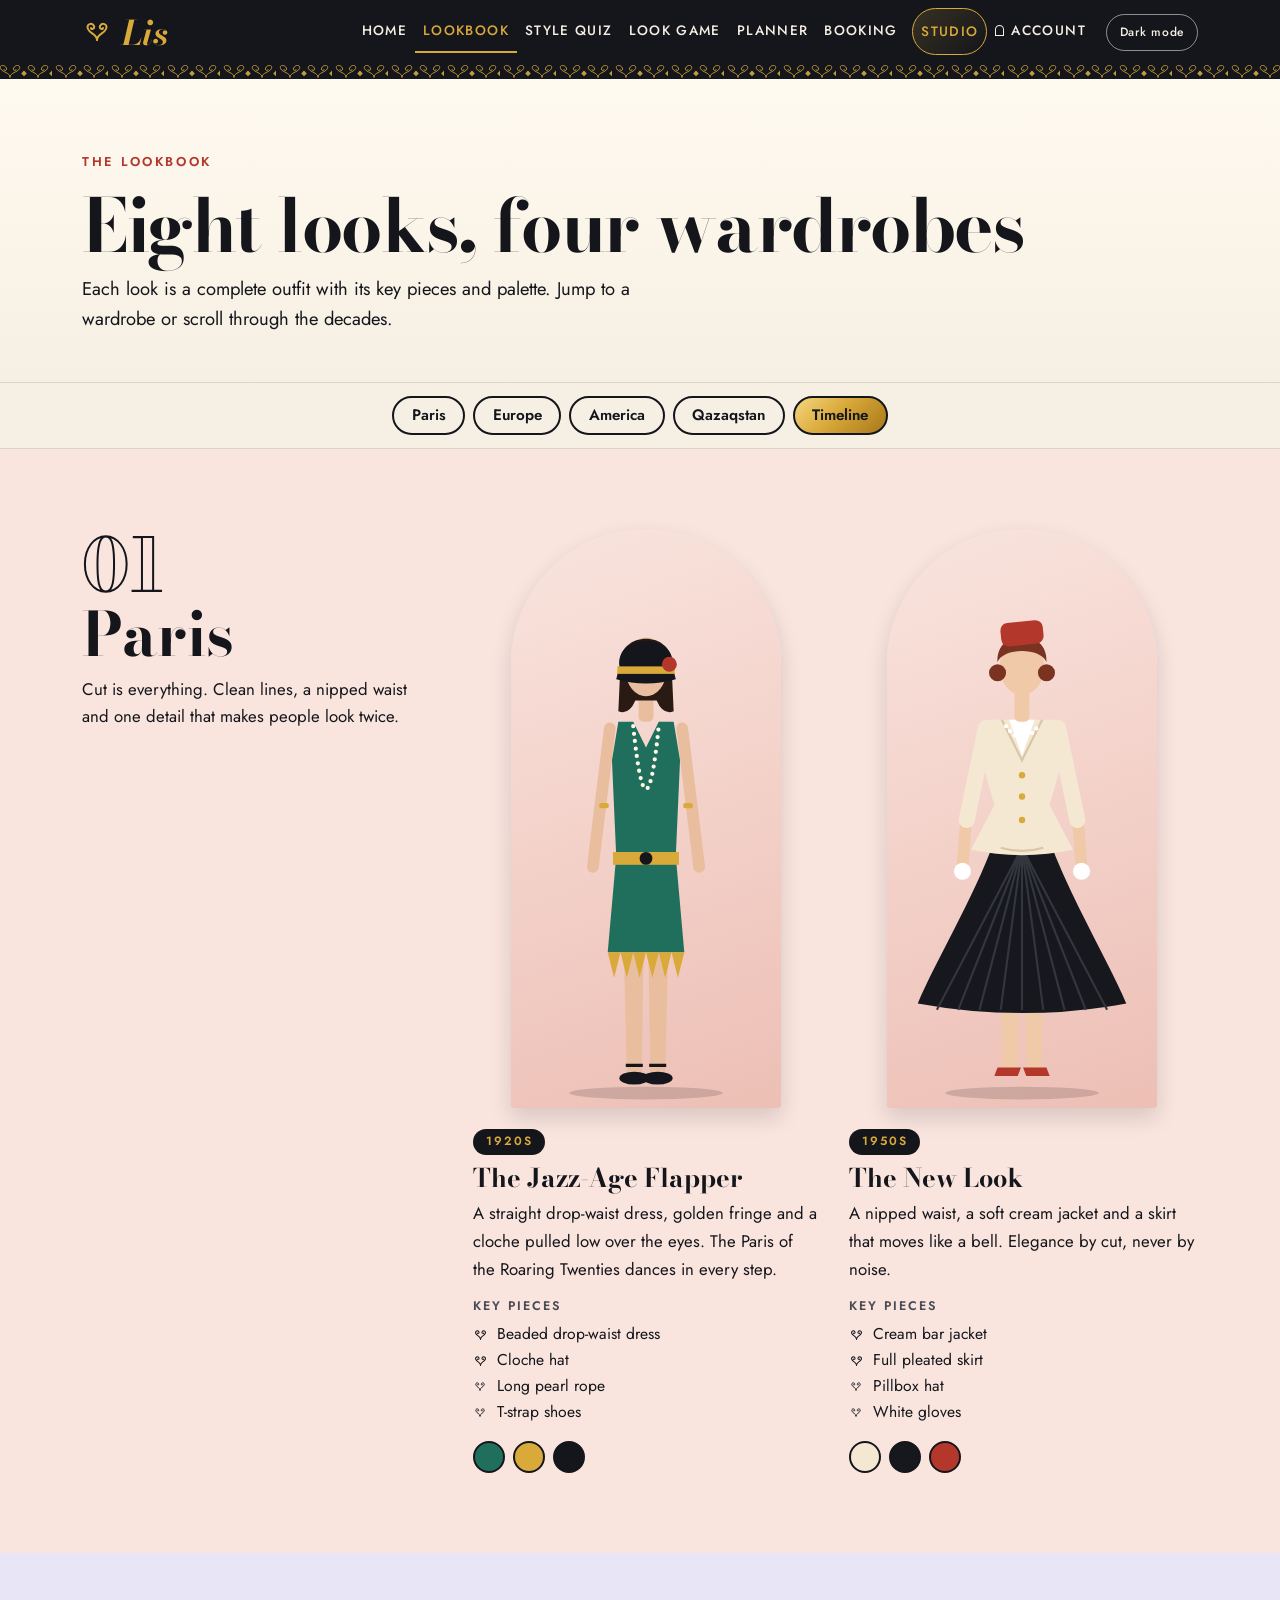
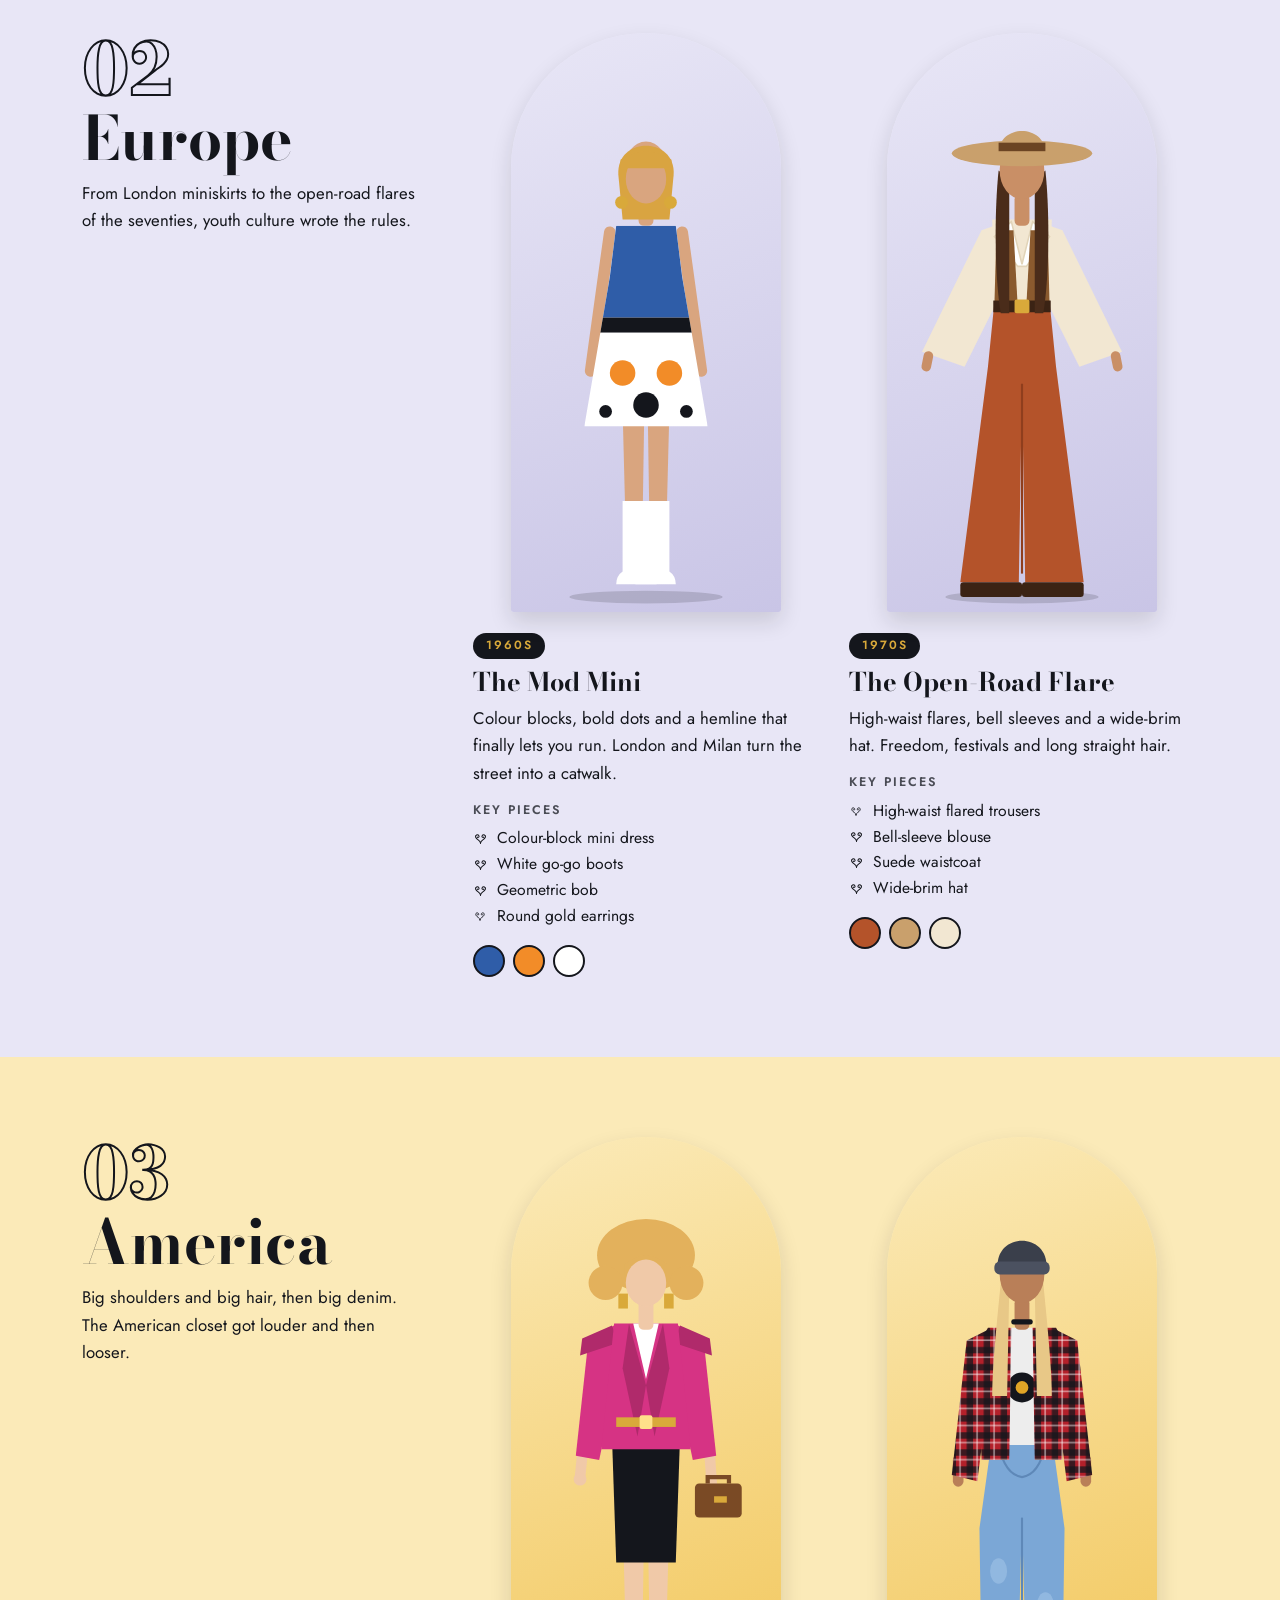
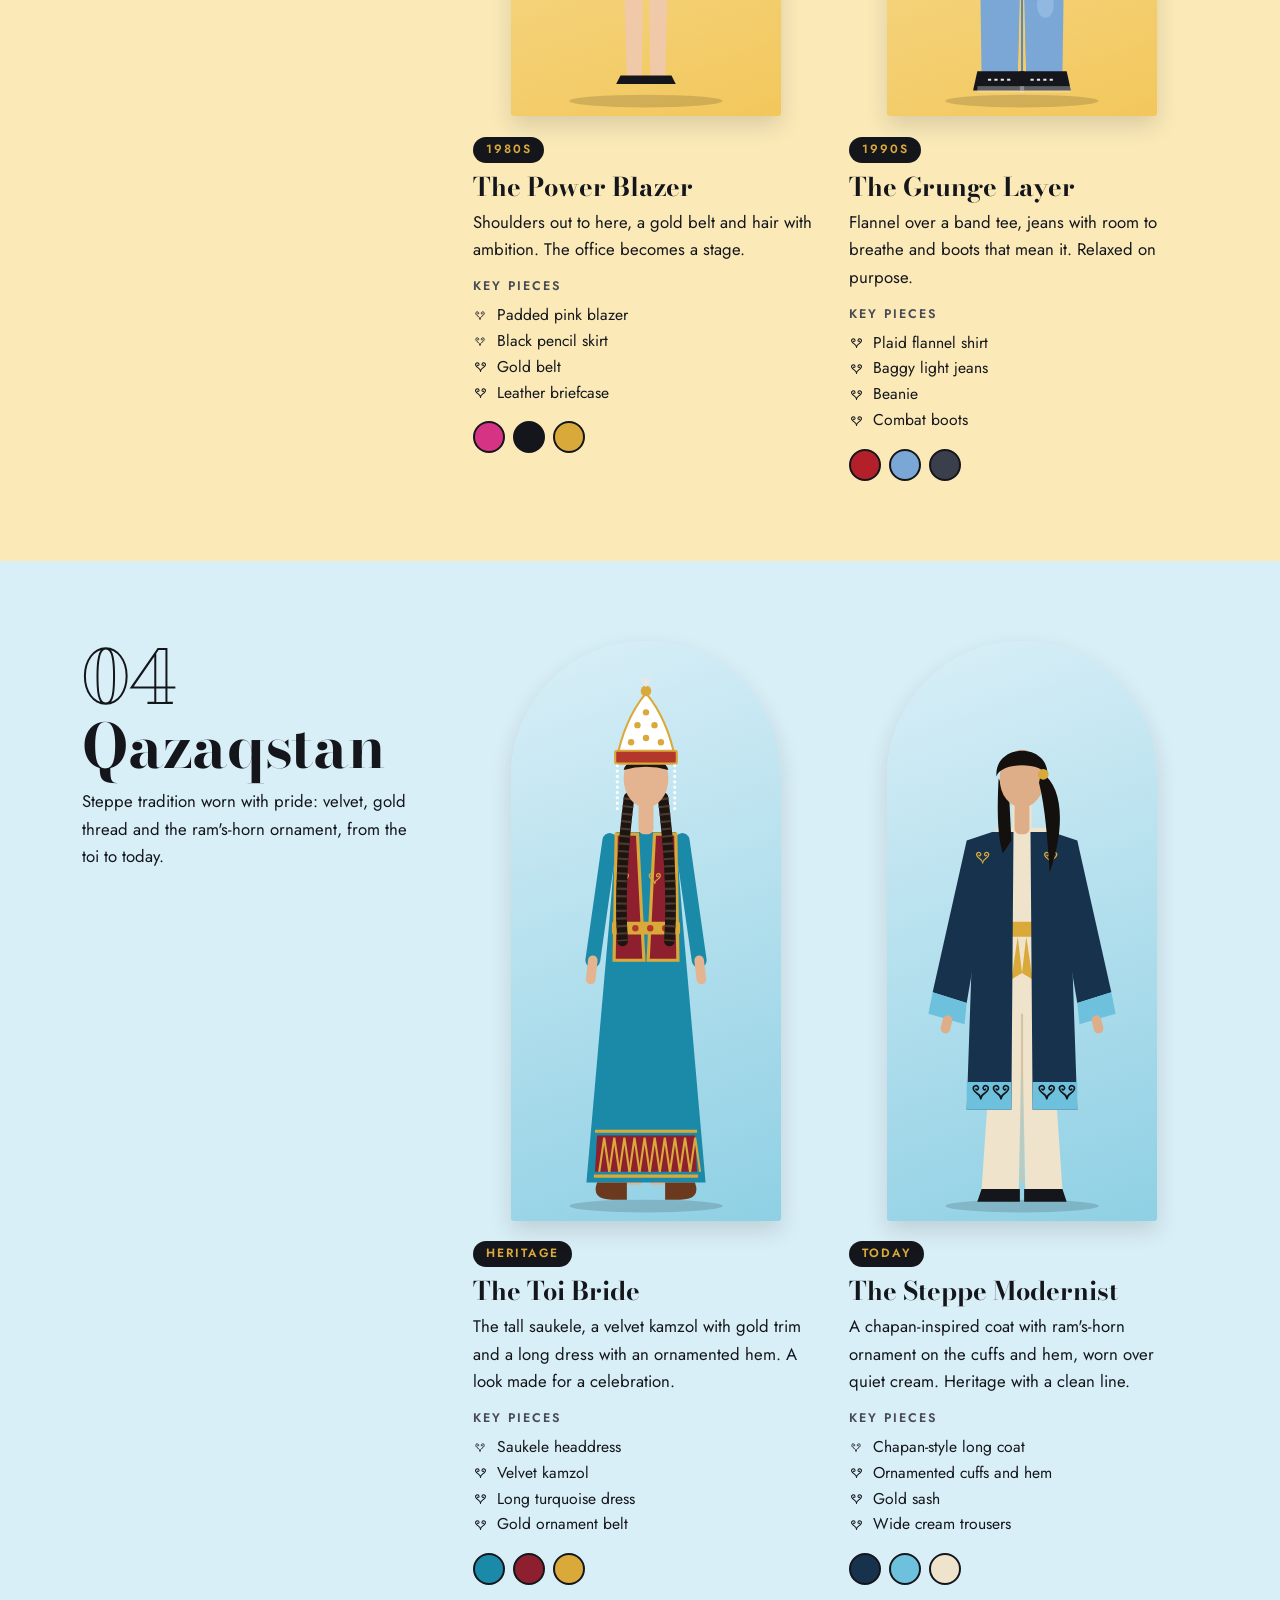
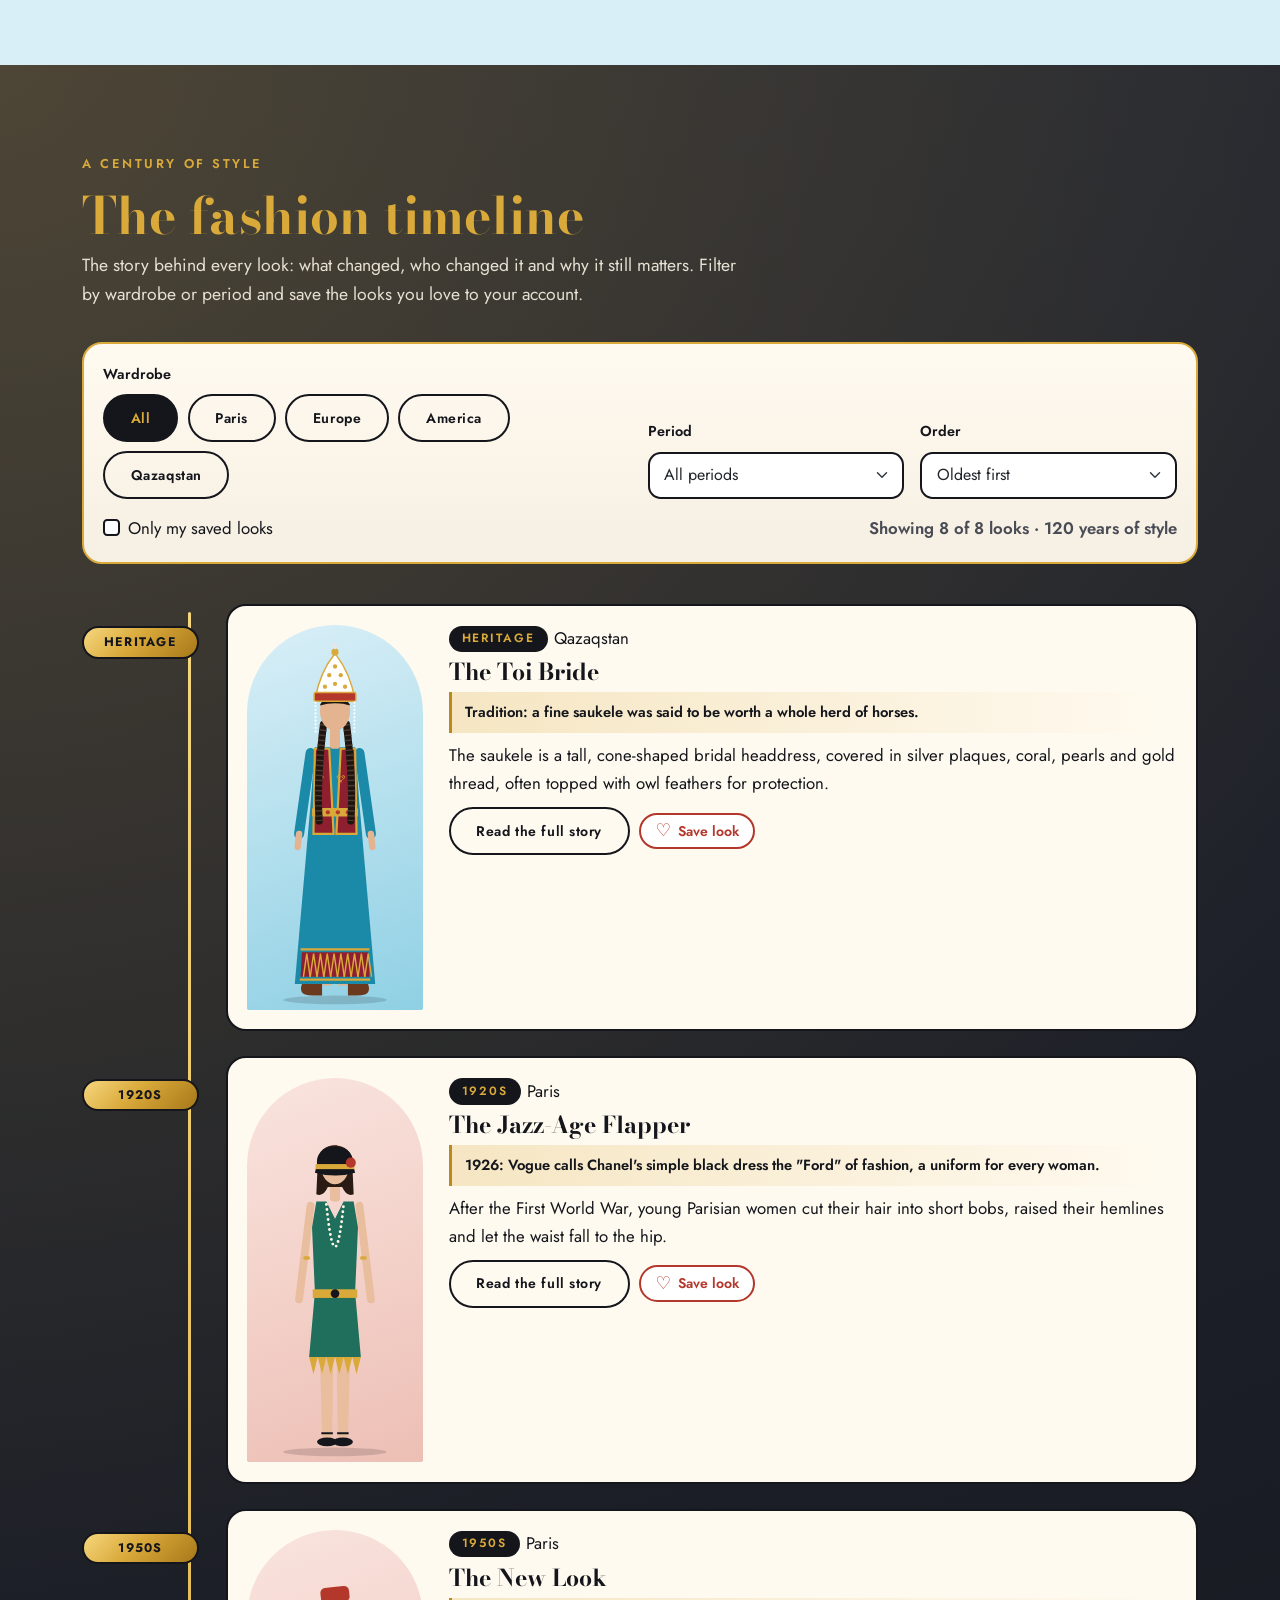
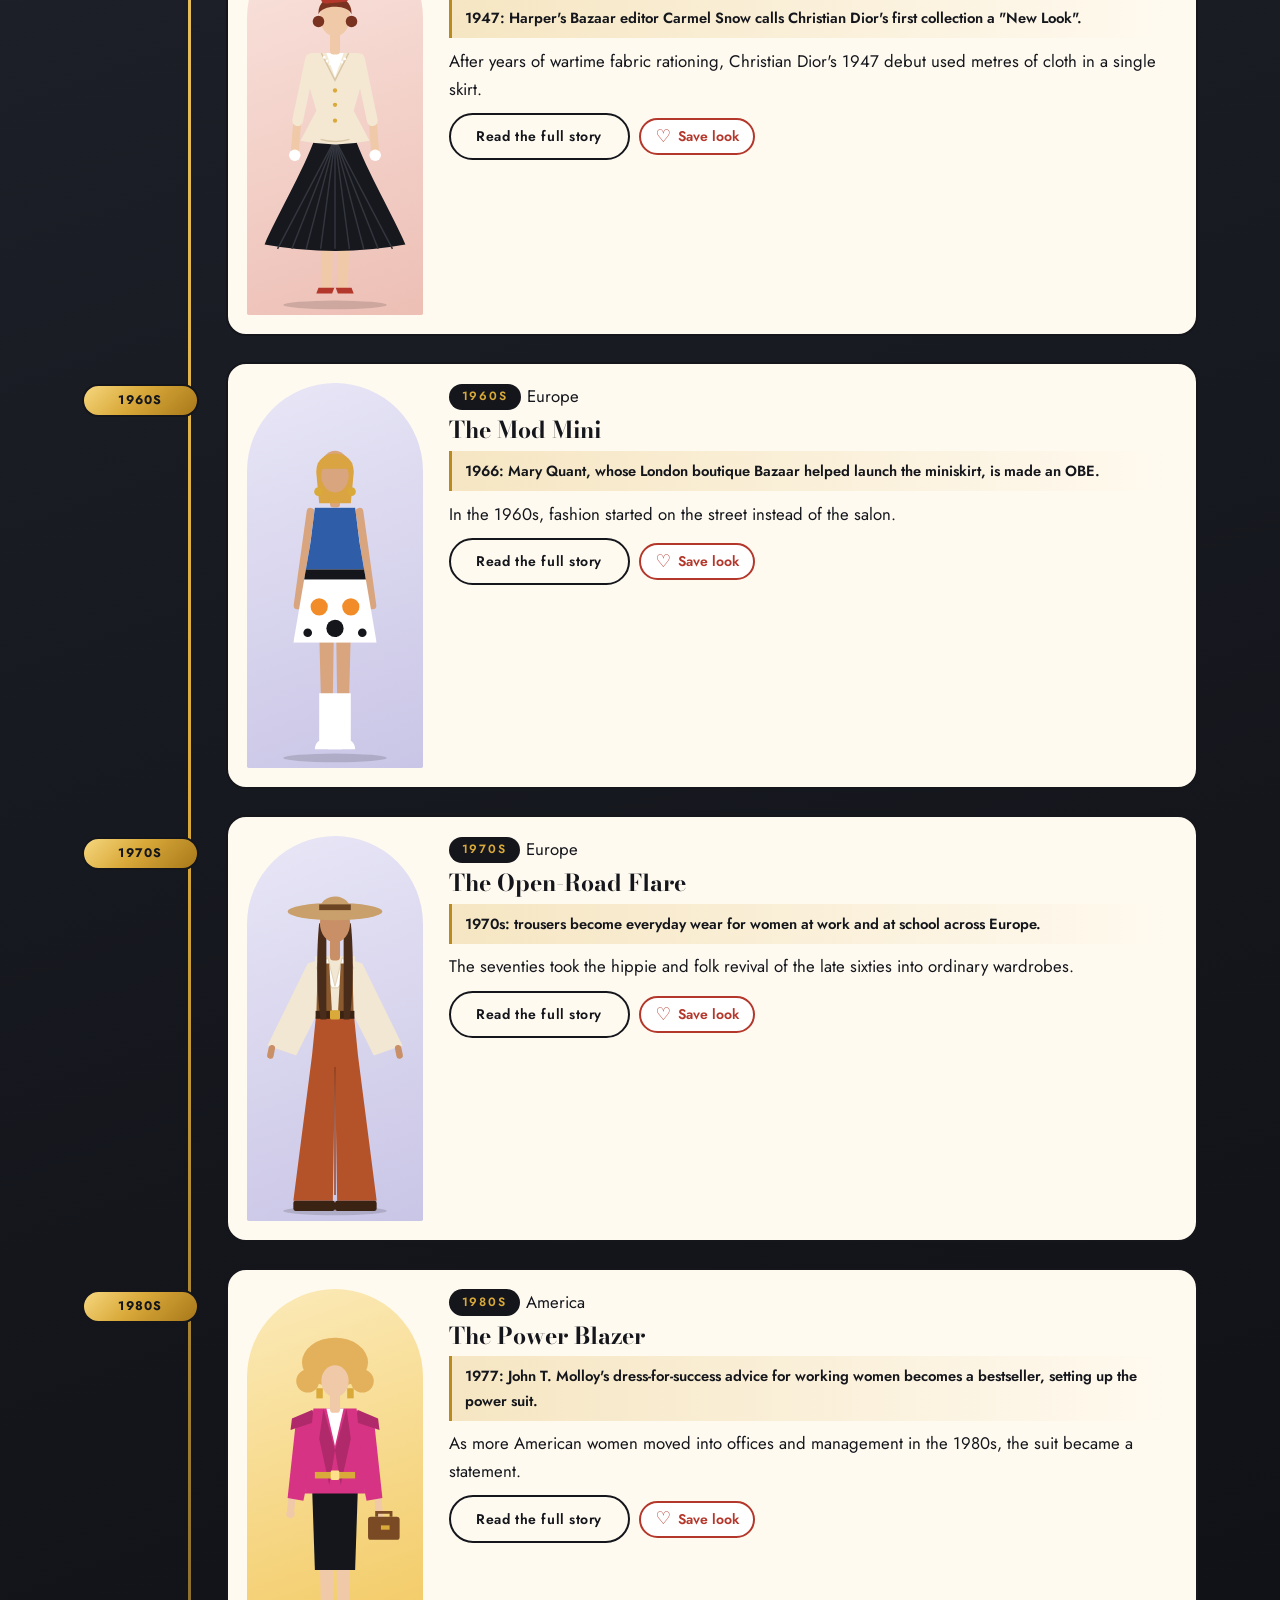
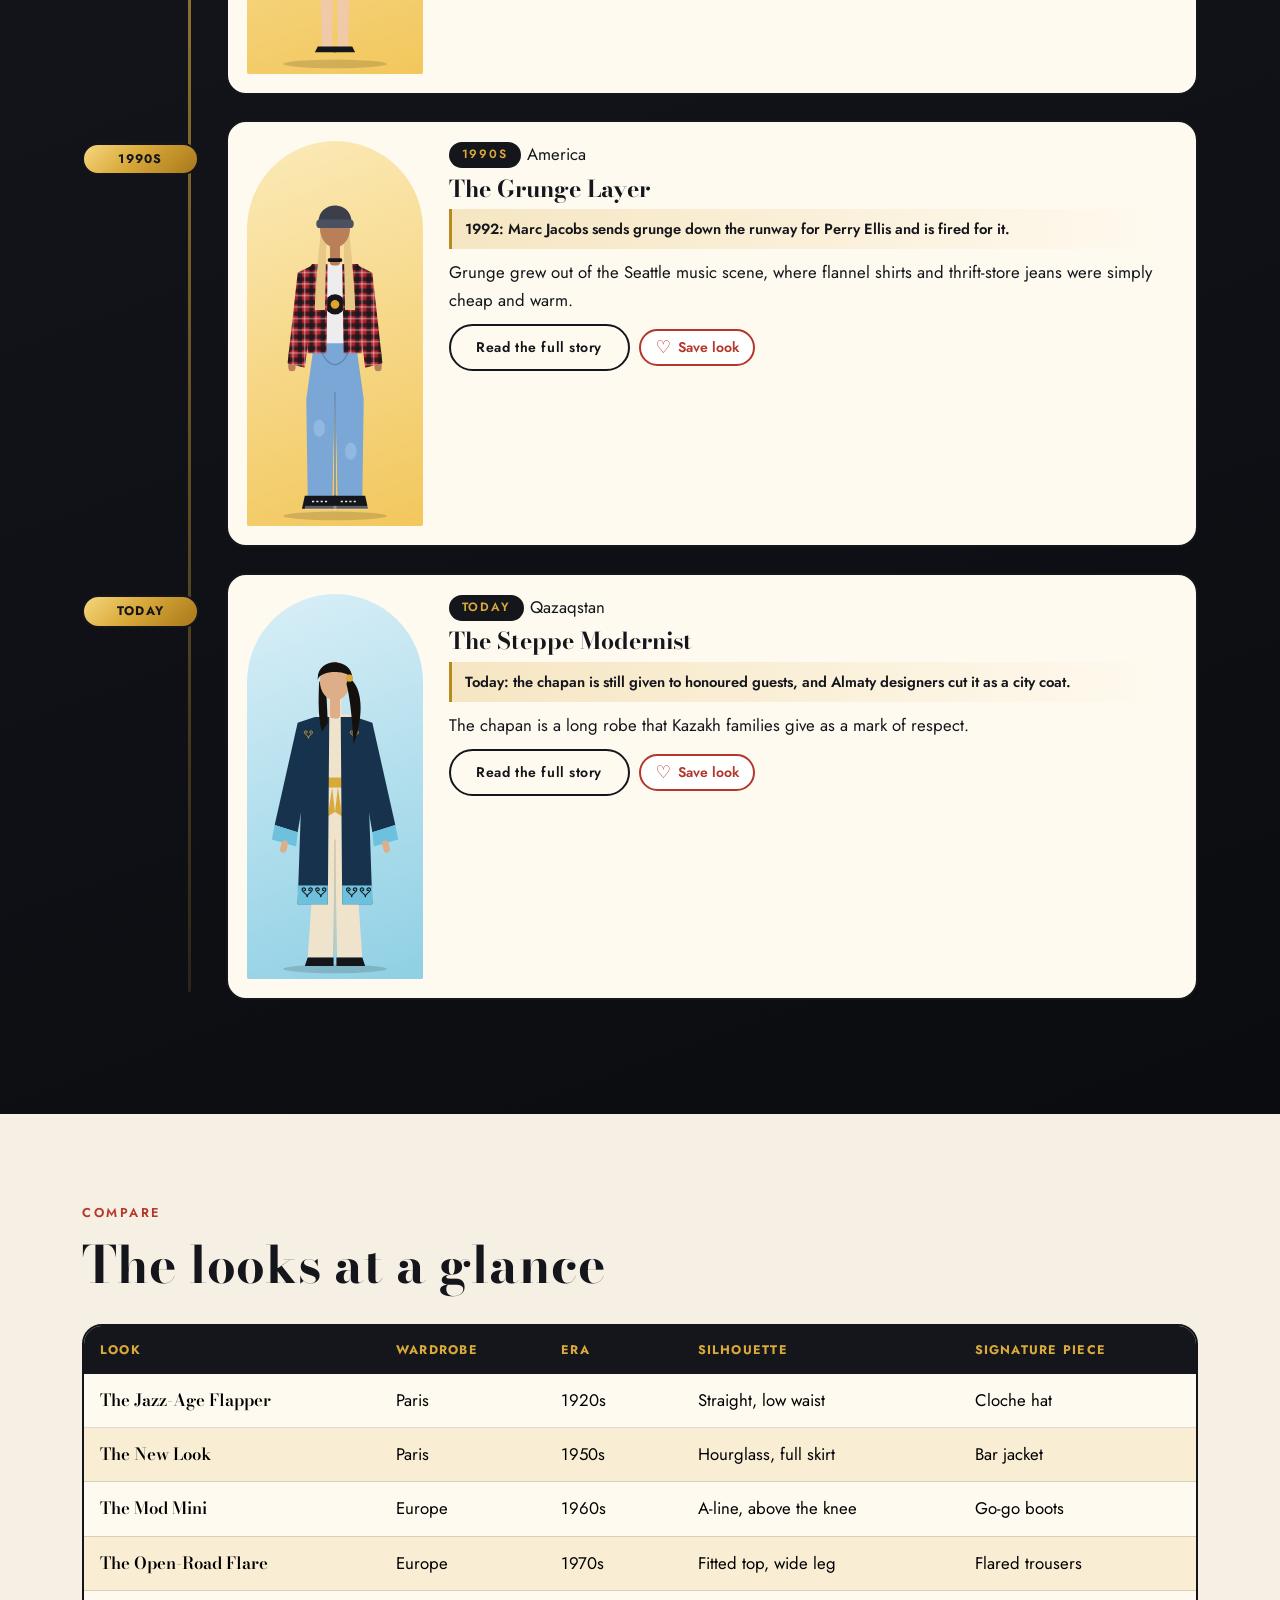
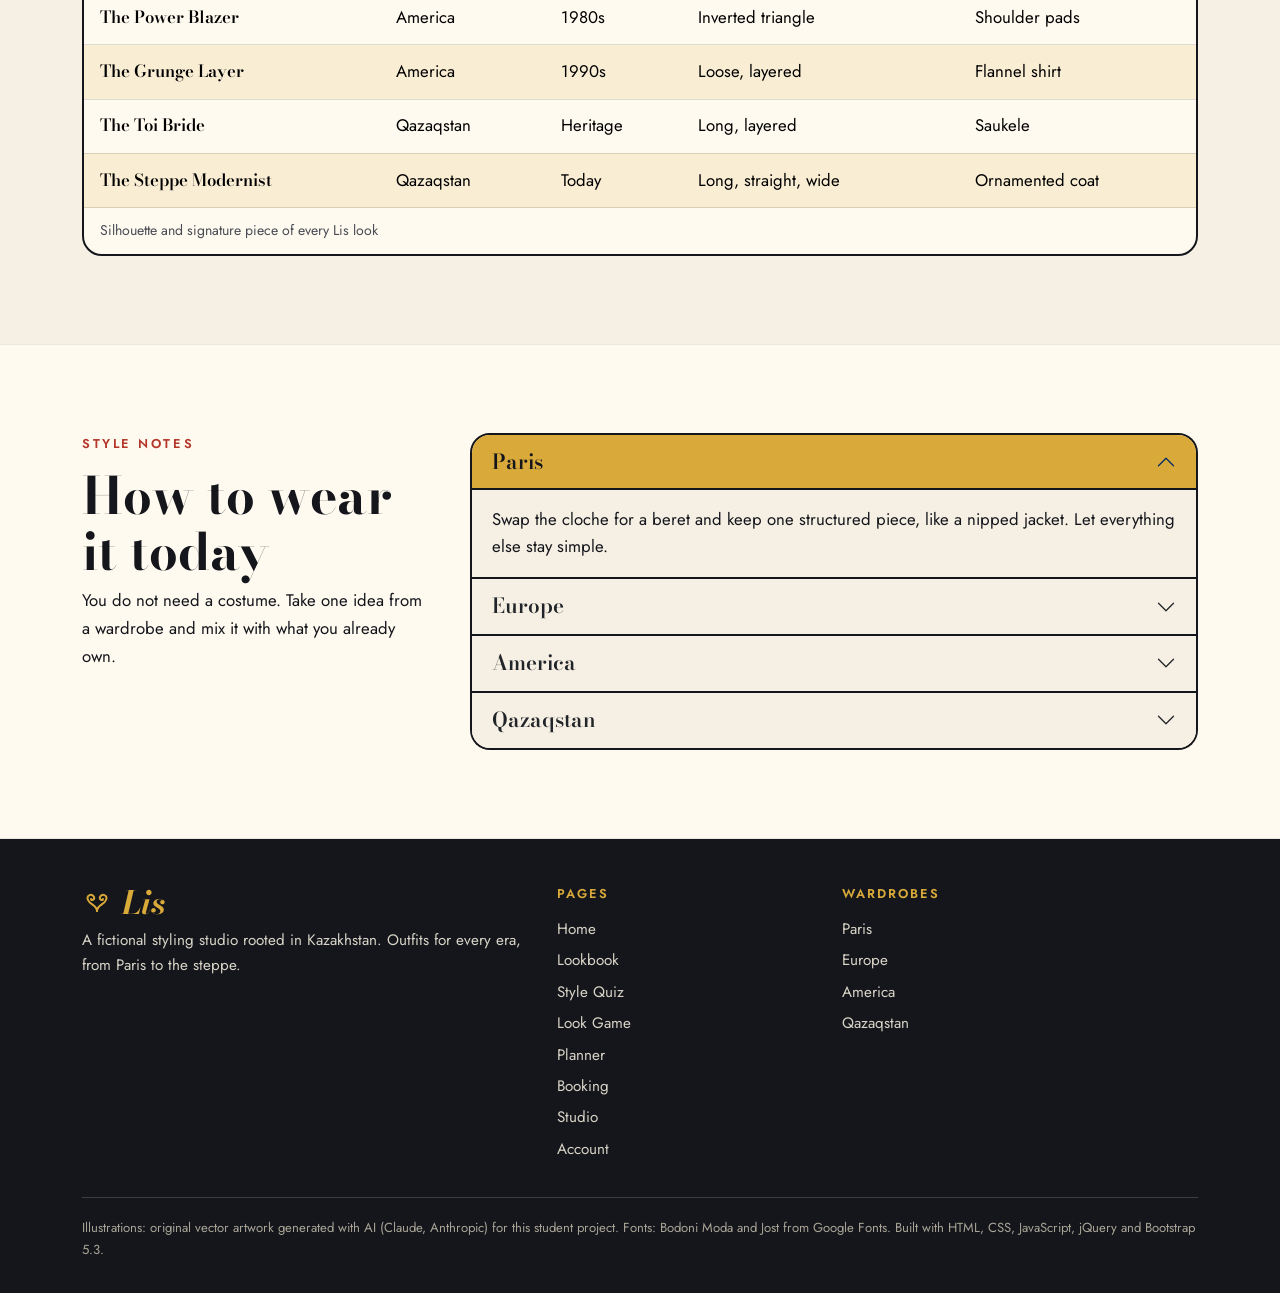
<file: lookbook.html>
<!DOCTYPE html>
<html lang="en">
<head>
  <meta charset="UTF-8">
  <meta name="viewport" content="width=device-width, initial-scale=1">
  <title>Lookbook | Lis</title>
  <meta name="description" content="Eight complete outfits from Paris, Europe, America and Qazaqstan, with key pieces, palettes and styling notes.">
  <link rel="icon" href="img/mark-gold.svg" type="image/svg+xml">
  <link rel="preconnect" href="https://fonts.googleapis.com">
  <link rel="preconnect" href="https://fonts.gstatic.com" crossorigin>
  <link href="https://fonts.googleapis.com/css2?family=Bodoni+Moda:ital,opsz,wght@0,6..96,500..800;1,6..96,500..800&family=Jost:wght@400;500;600&display=swap" rel="stylesheet">
  <link href="https://cdn.jsdelivr.net/npm/bootstrap@5.3.3/dist/css/bootstrap.min.css" rel="stylesheet">
  <link href="css/style.css" rel="stylesheet">
  <link href="css/studio.css" rel="stylesheet">
  <link href="css/lookbook.css" rel="stylesheet">
  <link href="css/contrast-fixes.css" rel="stylesheet">
</head>
<body>
  <a class="skip-link" href="#main">Skip to content</a>
  <header class="site-header">
    <nav class="navbar navbar-expand-xl" aria-label="Main navigation">
      <div class="container">
        <a class="navbar-brand brand" href="index.html" aria-label="Lis, home">
          <img src="img/mark-gold.svg" alt="" width="30" height="20">
          <span>Lis</span>
        </a>
        <button class="navbar-toggler" type="button" data-bs-toggle="collapse" data-bs-target="#siteMenu" aria-controls="siteMenu" aria-expanded="false" aria-label="Toggle navigation">
          <span class="navbar-toggler-icon"></span>
        </button>
        <div class="collapse navbar-collapse" id="siteMenu">
          <ul class="navbar-nav ms-auto">
          <li class="nav-item"><a class="nav-link" href="index.html">Home</a></li>
          <li class="nav-item"><a class="nav-link active" href="lookbook.html" aria-current="page">Lookbook</a></li>
          <li class="nav-item"><a class="nav-link" href="quiz.html">Style Quiz</a></li>
          <li class="nav-item"><a class="nav-link" href="game.html">Look Game</a></li>
          <li class="nav-item"><a class="nav-link" href="planner.html">Planner</a></li>
          <li class="nav-item"><a class="nav-link" href="booking.html">Booking</a></li>
          <li class="nav-item"><a class="nav-link nav-link--studio" href="studio.html">Studio</a></li>
          <li class="nav-item"><a class="nav-link nav-link--account" href="account.html">Account</a></li>
            <li class="nav-item nav-item--theme"><button class="theme-toggle" type="button" data-theme-toggle aria-pressed="false">Dark mode</button></li>
          </ul>
        </div>
      </div>
    </nav>
  </header>

  <main id="main">
    <section class="page-head">
      <div class="container">
        <p class="eyebrow">The Lookbook</p>
        <h1 class="page-head__title">Eight looks, four wardrobes</h1>
        <p class="page-head__lead">Each look is a complete outfit with its key pieces and palette. Jump to a wardrobe or scroll through the decades.</p>
      </div>
    </section>

    <div class="region-nav">
      <div class="container">
        <nav aria-label="Wardrobes">
          <ul class="nav nav-pills justify-content-center">
            <li class="nav-item"><a class="nav-link" href="#paris">Paris</a></li>
            <li class="nav-item"><a class="nav-link" href="#europe">Europe</a></li>
            <li class="nav-item"><a class="nav-link" href="#america">America</a></li>
            <li class="nav-item"><a class="nav-link" href="#kazakh">Qazaqstan</a></li>
            <li class="nav-item"><a class="nav-link nav-link--timeline" href="#timeline">Timeline</a></li>
          </ul>
        </nav>
      </div>
    </div>

    <section id="paris" class="region region--paris" aria-labelledby="paris-title">
      <div class="container">
        <div class="row gy-5 gx-lg-5">
          <div class="col-12 col-lg-4">
            <div class="region__intro">
              <p class="region__num">01</p>
              <h2 id="paris-title" class="region__title">Paris</h2>
              <p>Cut is everything. Clean lines, a nipped waist and one detail that makes people look twice.</p>
            </div>
          </div>
          <div class="col-12 col-lg-8">
            <div class="row row-cols-1 row-cols-md-2 g-4">
            <div class="col">
              <article class="look">
                <figure class="arch arch--paris">
          <img src="img/paris-1920s.svg" alt="Illustration of a 1920s Paris look: green beaded drop-waist dress, cloche hat and long pearls" width="220" height="510">
        </figure>
                <div class="look__body">
                  <p class="look__decade">1920s</p>
                  <h3 class="look__title">The Jazz-Age Flapper</h3>
                  <p>A straight drop-waist dress, golden fringe and a cloche pulled low over the eyes. The Paris of the Roaring Twenties dances in every step.</p>
                  <h4 class="look__sub">Key pieces</h4>
                  <ul class="pieces"><li>Beaded drop-waist dress</li><li>Cloche hat</li><li>Long pearl rope</li><li>T-strap shoes</li></ul>
                  <ul class="palette" aria-label="Palette"><li class="swatch" style="--c:#1F6F5C"><span class="visually-hidden">#1F6F5C</span></li><li class="swatch" style="--c:#D9A93A"><span class="visually-hidden">#D9A93A</span></li><li class="swatch" style="--c:#14161C"><span class="visually-hidden">#14161C</span></li></ul>
                </div>
              </article>
            </div>
            <div class="col">
              <article class="look">
                <figure class="arch arch--paris">
          <img src="img/paris-1950s.svg" alt="Illustration of a 1950s Paris look: cream bar jacket, full black pleated skirt and red pillbox hat" width="220" height="510">
        </figure>
                <div class="look__body">
                  <p class="look__decade">1950s</p>
                  <h3 class="look__title">The New Look</h3>
                  <p>A nipped waist, a soft cream jacket and a skirt that moves like a bell. Elegance by cut, never by noise.</p>
                  <h4 class="look__sub">Key pieces</h4>
                  <ul class="pieces"><li>Cream bar jacket</li><li>Full pleated skirt</li><li>Pillbox hat</li><li>White gloves</li></ul>
                  <ul class="palette" aria-label="Palette"><li class="swatch" style="--c:#F4E8D3"><span class="visually-hidden">#F4E8D3</span></li><li class="swatch" style="--c:#17181D"><span class="visually-hidden">#17181D</span></li><li class="swatch" style="--c:#B4372B"><span class="visually-hidden">#B4372B</span></li></ul>
                </div>
              </article>
            </div>
            </div>
          </div>
        </div>
      </div>
    </section>

    <section id="europe" class="region region--europe" aria-labelledby="europe-title">
      <div class="container">
        <div class="row gy-5 gx-lg-5">
          <div class="col-12 col-lg-4">
            <div class="region__intro">
              <p class="region__num">02</p>
              <h2 id="europe-title" class="region__title">Europe</h2>
              <p>From London miniskirts to the open-road flares of the seventies, youth culture wrote the rules.</p>
            </div>
          </div>
          <div class="col-12 col-lg-8">
            <div class="row row-cols-1 row-cols-md-2 g-4">
            <div class="col">
              <article class="look">
                <figure class="arch arch--europe">
          <img src="img/europe-1960s.svg" alt="Illustration of a 1960s European look: colour-block mini dress with orange dots and white boots" width="220" height="510">
        </figure>
                <div class="look__body">
                  <p class="look__decade">1960s</p>
                  <h3 class="look__title">The Mod Mini</h3>
                  <p>Colour blocks, bold dots and a hemline that finally lets you run. London and Milan turn the street into a catwalk.</p>
                  <h4 class="look__sub">Key pieces</h4>
                  <ul class="pieces"><li>Colour-block mini dress</li><li>White go-go boots</li><li>Geometric bob</li><li>Round gold earrings</li></ul>
                  <ul class="palette" aria-label="Palette"><li class="swatch" style="--c:#2F5DA8"><span class="visually-hidden">#2F5DA8</span></li><li class="swatch" style="--c:#F28C28"><span class="visually-hidden">#F28C28</span></li><li class="swatch" style="--c:#FFFFFF"><span class="visually-hidden">#FFFFFF</span></li></ul>
                </div>
              </article>
            </div>
            <div class="col">
              <article class="look">
                <figure class="arch arch--europe">
          <img src="img/europe-1970s.svg" alt="Illustration of a 1970s European look: wide-brim hat, bell-sleeve blouse and rust flared trousers" width="220" height="510">
        </figure>
                <div class="look__body">
                  <p class="look__decade">1970s</p>
                  <h3 class="look__title">The Open-Road Flare</h3>
                  <p>High-waist flares, bell sleeves and a wide-brim hat. Freedom, festivals and long straight hair.</p>
                  <h4 class="look__sub">Key pieces</h4>
                  <ul class="pieces"><li>High-waist flared trousers</li><li>Bell-sleeve blouse</li><li>Suede waistcoat</li><li>Wide-brim hat</li></ul>
                  <ul class="palette" aria-label="Palette"><li class="swatch" style="--c:#B4532A"><span class="visually-hidden">#B4532A</span></li><li class="swatch" style="--c:#C9A06C"><span class="visually-hidden">#C9A06C</span></li><li class="swatch" style="--c:#F2E7D2"><span class="visually-hidden">#F2E7D2</span></li></ul>
                </div>
              </article>
            </div>
            </div>
          </div>
        </div>
      </div>
    </section>

    <section id="america" class="region region--america" aria-labelledby="america-title">
      <div class="container">
        <div class="row gy-5 gx-lg-5">
          <div class="col-12 col-lg-4">
            <div class="region__intro">
              <p class="region__num">03</p>
              <h2 id="america-title" class="region__title">America</h2>
              <p>Big shoulders and big hair, then big denim. The American closet got louder and then looser.</p>
            </div>
          </div>
          <div class="col-12 col-lg-8">
            <div class="row row-cols-1 row-cols-md-2 g-4">
            <div class="col">
              <article class="look">
                <figure class="arch arch--america">
          <img src="img/america-1980s.svg" alt="Illustration of a 1980s American look: hot pink blazer with big shoulders, black pencil skirt and briefcase" width="220" height="510">
        </figure>
                <div class="look__body">
                  <p class="look__decade">1980s</p>
                  <h3 class="look__title">The Power Blazer</h3>
                  <p>Shoulders out to here, a gold belt and hair with ambition. The office becomes a stage.</p>
                  <h4 class="look__sub">Key pieces</h4>
                  <ul class="pieces"><li>Padded pink blazer</li><li>Black pencil skirt</li><li>Gold belt</li><li>Leather briefcase</li></ul>
                  <ul class="palette" aria-label="Palette"><li class="swatch" style="--c:#D63384"><span class="visually-hidden">#D63384</span></li><li class="swatch" style="--c:#14161C"><span class="visually-hidden">#14161C</span></li><li class="swatch" style="--c:#D9A93A"><span class="visually-hidden">#D9A93A</span></li></ul>
                </div>
              </article>
            </div>
            <div class="col">
              <article class="look">
                <figure class="arch arch--america">
          <img src="img/america-1990s.svg" alt="Illustration of a 1990s American look: plaid flannel shirt, baggy jeans, beanie and combat boots" width="220" height="510">
        </figure>
                <div class="look__body">
                  <p class="look__decade">1990s</p>
                  <h3 class="look__title">The Grunge Layer</h3>
                  <p>Flannel over a band tee, jeans with room to breathe and boots that mean it. Relaxed on purpose.</p>
                  <h4 class="look__sub">Key pieces</h4>
                  <ul class="pieces"><li>Plaid flannel shirt</li><li>Baggy light jeans</li><li>Beanie</li><li>Combat boots</li></ul>
                  <ul class="palette" aria-label="Palette"><li class="swatch" style="--c:#B3202A"><span class="visually-hidden">#B3202A</span></li><li class="swatch" style="--c:#7BA7D6"><span class="visually-hidden">#7BA7D6</span></li><li class="swatch" style="--c:#3A3F4B"><span class="visually-hidden">#3A3F4B</span></li></ul>
                </div>
              </article>
            </div>
            </div>
          </div>
        </div>
      </div>
    </section>

    <section id="kazakh" class="region region--kazakh" aria-labelledby="kazakh-title">
      <div class="container">
        <div class="row gy-5 gx-lg-5">
          <div class="col-12 col-lg-4">
            <div class="region__intro">
              <p class="region__num">04</p>
              <h2 id="kazakh-title" class="region__title">Qazaqstan</h2>
              <p>Steppe tradition worn with pride: velvet, gold thread and the ram's-horn ornament, from the toi to today.</p>
            </div>
          </div>
          <div class="col-12 col-lg-8">
            <div class="row row-cols-1 row-cols-md-2 g-4">
            <div class="col">
              <article class="look">
                <figure class="arch arch--kazakh">
          <img src="img/kazakh-traditional.svg" alt="Illustration of a traditional Kazakh look: tall white saukele headdress, turquoise dress and wine velvet vest" width="220" height="510">
        </figure>
                <div class="look__body">
                  <p class="look__decade">Heritage</p>
                  <h3 class="look__title">The Toi Bride</h3>
                  <p>The tall saukele, a velvet kamzol with gold trim and a long dress with an ornamented hem. A look made for a celebration.</p>
                  <h4 class="look__sub">Key pieces</h4>
                  <ul class="pieces"><li>Saukele headdress</li><li>Velvet kamzol</li><li>Long turquoise dress</li><li>Gold ornament belt</li></ul>
                  <ul class="palette" aria-label="Palette"><li class="swatch" style="--c:#1B8AA8"><span class="visually-hidden">#1B8AA8</span></li><li class="swatch" style="--c:#8E1F2F"><span class="visually-hidden">#8E1F2F</span></li><li class="swatch" style="--c:#D9A93A"><span class="visually-hidden">#D9A93A</span></li></ul>
                </div>
              </article>
            </div>
            <div class="col">
              <article class="look">
                <figure class="arch arch--kazakh">
          <img src="img/kazakh-modern.svg" alt="Illustration of a modern Kazakh look: navy chapan-style coat with sky-blue ornament over cream trousers" width="220" height="510">
        </figure>
                <div class="look__body">
                  <p class="look__decade">Today</p>
                  <h3 class="look__title">The Steppe Modernist</h3>
                  <p>A chapan-inspired coat with ram's-horn ornament on the cuffs and hem, worn over quiet cream. Heritage with a clean line.</p>
                  <h4 class="look__sub">Key pieces</h4>
                  <ul class="pieces"><li>Chapan-style long coat</li><li>Ornamented cuffs and hem</li><li>Gold sash</li><li>Wide cream trousers</li></ul>
                  <ul class="palette" aria-label="Palette"><li class="swatch" style="--c:#17324D"><span class="visually-hidden">#17324D</span></li><li class="swatch" style="--c:#6EC1DD"><span class="visually-hidden">#6EC1DD</span></li><li class="swatch" style="--c:#EFE3CC"><span class="visually-hidden">#EFE3CC</span></li></ul>
                </div>
              </article>
            </div>
            </div>
          </div>
        </div>
      </div>
    </section>

    <section id="timeline" class="section timeline-section" aria-labelledby="timeline-title">
      <div class="container">
        <header class="section__head">
          <p class="eyebrow eyebrow--gold">A century of style</p>
          <h2 id="timeline-title" class="section__title">The fashion timeline</h2>
          <p class="timeline-lead">The story behind every look: what changed, who changed it and why it still matters. Filter by wardrobe or period and save the looks you love to your account.</p>
        </header>

        <div class="timeline-tools" role="search" aria-label="Filter the timeline">
          <div class="row g-3 align-items-end">
            <div class="col-12 col-lg-6">
              <fieldset>
                <legend class="form-label">Wardrobe</legend>
                <div class="pill-group" id="tlWardrobe"></div>
              </fieldset>
            </div>
            <div class="col-12 col-sm-6 col-lg-3">
              <label for="tlPeriod" class="form-label">Period</label>
              <select id="tlPeriod" class="form-select">
                <option value="all">All periods</option>
                <option value="early">Before 1960</option>
                <option value="swinging">1960s and 1970s</option>
                <option value="late">1980s and 1990s</option>
                <option value="heritage">Heritage and today</option>
              </select>
            </div>
            <div class="col-12 col-sm-6 col-lg-3">
              <label for="tlSort" class="form-label">Order</label>
              <select id="tlSort" class="form-select">
                <option value="asc">Oldest first</option>
                <option value="desc">Newest first</option>
              </select>
            </div>
            <div class="col-12 d-flex flex-wrap justify-content-between align-items-center gap-2">
              <div class="form-check mb-0">
                <input id="tlSaved" type="checkbox" class="form-check-input">
                <label for="tlSaved" class="form-check-label">Only my saved looks</label>
              </div>
              <p class="timeline-count mb-0" id="tlCount" aria-live="polite"></p>
            </div>
          </div>
        </div>

        <ol class="timeline" id="timelineList"></ol>
        <div id="tlEmpty" class="empty-state" hidden>
          <img src="img/ornament-ink.svg" alt="" width="120" height="14">
          <h3 class="empty-state__title">Nothing found on the timeline</h3>
          <p id="tlEmptyText"></p>
          <button type="button" class="btn btn-lis" id="tlReset">Show every look</button>
        </div>
      </div>
    </section>

    <section class="section" aria-labelledby="glance-title">
      <div class="container">
        <header class="section__head">
          <p class="eyebrow">Compare</p>
          <h2 id="glance-title" class="section__title">The looks at a glance</h2>
        </header>
        <div class="table-responsive">
          <table class="table lis-table">
            <caption>Silhouette and signature piece of every Lis look</caption>
            <thead>
              <tr><th scope="col">Look</th><th scope="col">Wardrobe</th><th scope="col">Era</th><th scope="col">Silhouette</th><th scope="col">Signature piece</th></tr>
            </thead>
            <tbody>
          <tr><th scope="row">The Jazz-Age Flapper</th><td>Paris</td><td>1920s</td><td>Straight, low waist</td><td>Cloche hat</td></tr>
          <tr><th scope="row">The New Look</th><td>Paris</td><td>1950s</td><td>Hourglass, full skirt</td><td>Bar jacket</td></tr>
          <tr><th scope="row">The Mod Mini</th><td>Europe</td><td>1960s</td><td>A-line, above the knee</td><td>Go-go boots</td></tr>
          <tr><th scope="row">The Open-Road Flare</th><td>Europe</td><td>1970s</td><td>Fitted top, wide leg</td><td>Flared trousers</td></tr>
          <tr><th scope="row">The Power Blazer</th><td>America</td><td>1980s</td><td>Inverted triangle</td><td>Shoulder pads</td></tr>
          <tr><th scope="row">The Grunge Layer</th><td>America</td><td>1990s</td><td>Loose, layered</td><td>Flannel shirt</td></tr>
          <tr><th scope="row">The Toi Bride</th><td>Qazaqstan</td><td>Heritage</td><td>Long, layered</td><td>Saukele</td></tr>
          <tr><th scope="row">The Steppe Modernist</th><td>Qazaqstan</td><td>Today</td><td>Long, straight, wide</td><td>Ornamented coat</td></tr>
            </tbody>
          </table>
        </div>
      </div>
    </section>

    <section class="section section--tint" aria-labelledby="today-title">
      <div class="container">
        <div class="row gy-5 gx-lg-5">
          <div class="col-12 col-lg-4">
            <p class="eyebrow">Style notes</p>
            <h2 id="today-title" class="section__title">How to wear it today</h2>
            <p>You do not need a costume. Take one idea from a wardrobe and mix it with what you already own.</p>
          </div>
          <div class="col-12 col-lg-8">
            <div class="accordion lis-accordion" id="tips">
              <div class="accordion-item">
                <h3 class="accordion-header">
                  <button class="accordion-button" type="button" data-bs-toggle="collapse" data-bs-target="#tip-paris" aria-expanded="true" aria-controls="tip-paris">Paris</button>
                </h3>
                <div id="tip-paris" class="accordion-collapse collapse show" data-bs-parent="#tips">
                  <div class="accordion-body">Swap the cloche for a beret and keep one structured piece, like a nipped jacket. Let everything else stay simple.</div>
                </div>
              </div>
              <div class="accordion-item">
                <h3 class="accordion-header">
                  <button class="accordion-button collapsed" type="button" data-bs-toggle="collapse" data-bs-target="#tip-europe" aria-expanded="false" aria-controls="tip-europe">Europe</button>
                </h3>
                <div id="tip-europe" class="accordion-collapse collapse" data-bs-parent="#tips">
                  <div class="accordion-body">Pair a colour-block mini with flat boots, or high-waist flares with a plain tucked tee. One loud piece is enough.</div>
                </div>
              </div>
              <div class="accordion-item">
                <h3 class="accordion-header">
                  <button class="accordion-button collapsed" type="button" data-bs-toggle="collapse" data-bs-target="#tip-america" aria-expanded="false" aria-controls="tip-america">America</button>
                </h3>
                <div id="tip-america" class="accordion-collapse collapse" data-bs-parent="#tips">
                  <div class="accordion-body">Mix a sharp blazer with relaxed jeans. The 80s and the 90s work best when they share one outfit.</div>
                </div>
              </div>
              <div class="accordion-item">
                <h3 class="accordion-header">
                  <button class="accordion-button collapsed" type="button" data-bs-toggle="collapse" data-bs-target="#tip-kazakh" aria-expanded="false" aria-controls="tip-kazakh">Qazaqstan</button>
                </h3>
                <div id="tip-kazakh" class="accordion-collapse collapse" data-bs-parent="#tips">
                  <div class="accordion-body">Wear one ornamented coat over simple neutrals and let the pattern lead. Gold accents are enough.</div>
                </div>
              </div>
            </div>
          </div>
        </div>
      </div>
    </section>
  </main>

  <footer class="site-footer">
    <div class="container">
      <div class="row g-4">
        <div class="col-12 col-md-5">
          <p class="footer-brand"><img src="img/mark-gold.svg" alt="" width="30" height="20"> Lis</p>
          <p class="footer-text">A fictional styling studio rooted in Kazakhstan. Outfits for every era, from Paris to the steppe.</p>
        </div>
        <div class="col-6 col-md-3">
          <h2 class="footer-title">Pages</h2>
          <ul class="footer-links"><li><a href="index.html">Home</a></li><li><a href="lookbook.html">Lookbook</a></li><li><a href="quiz.html">Style Quiz</a></li><li><a href="game.html">Look Game</a></li><li><a href="planner.html">Planner</a></li><li><a href="booking.html">Booking</a></li><li><a href="studio.html">Studio</a></li><li><a href="account.html">Account</a></li></ul>
        </div>
        <div class="col-6 col-md-4">
          <h2 class="footer-title">Wardrobes</h2>
          <ul class="footer-links">
            <li><a href="lookbook.html#paris">Paris</a></li>
            <li><a href="lookbook.html#europe">Europe</a></li>
            <li><a href="lookbook.html#america">America</a></li>
            <li><a href="lookbook.html#kazakh">Qazaqstan</a></li>
          </ul>
        </div>
      </div>
      <p class="footer-credits">Illustrations: original vector artwork generated with AI (Claude, Anthropic) for this student project. Fonts: Bodoni Moda and Jost from Google Fonts. Built with HTML, CSS, JavaScript, jQuery and Bootstrap 5.3.</p>
    </div>
  </footer>
  <script src="https://code.jquery.com/jquery-3.7.1.min.js"></script>
  <script src="https://cdn.jsdelivr.net/npm/bootstrap@5.3.3/dist/js/bootstrap.bundle.min.js"></script>
  <script src="js/site.js"></script>
  <script src="js/looks-data.js"></script>
  <script src="js/lookbook.js"></script>
</body>
</html>
</file>
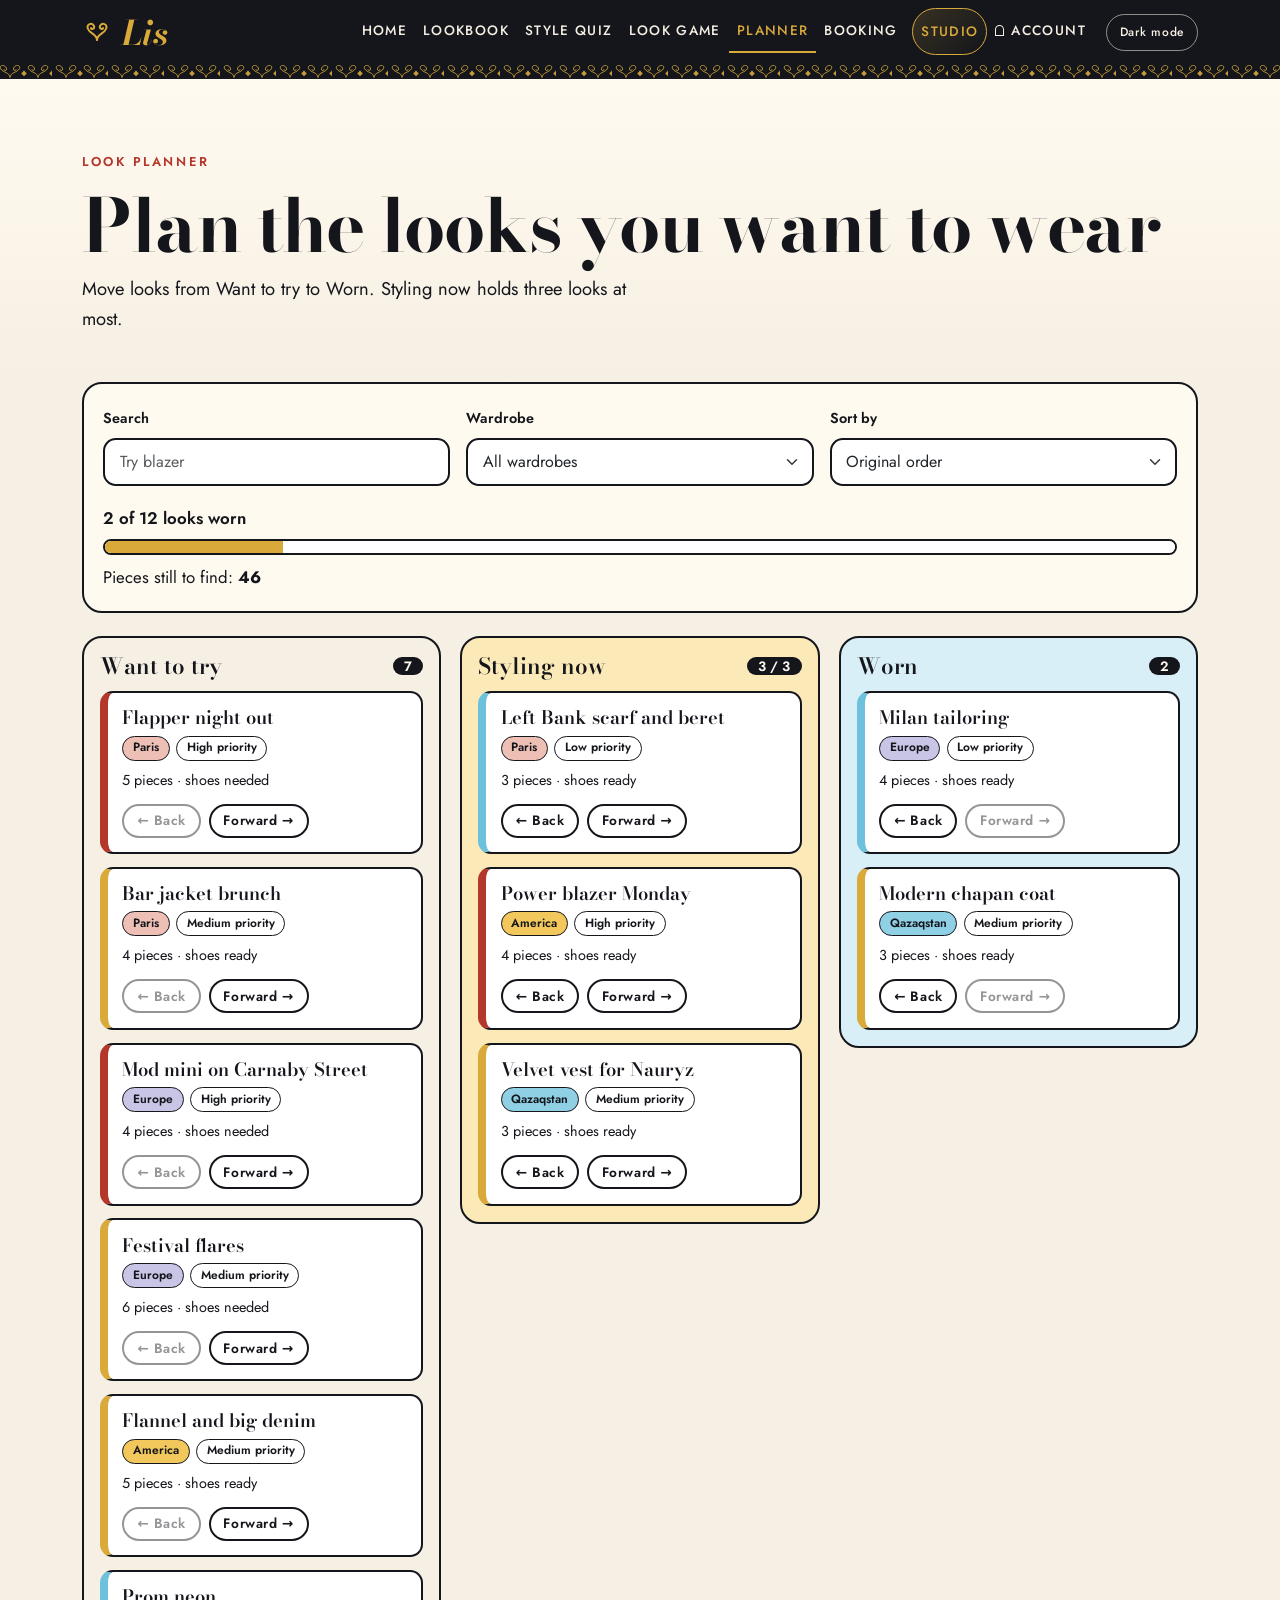
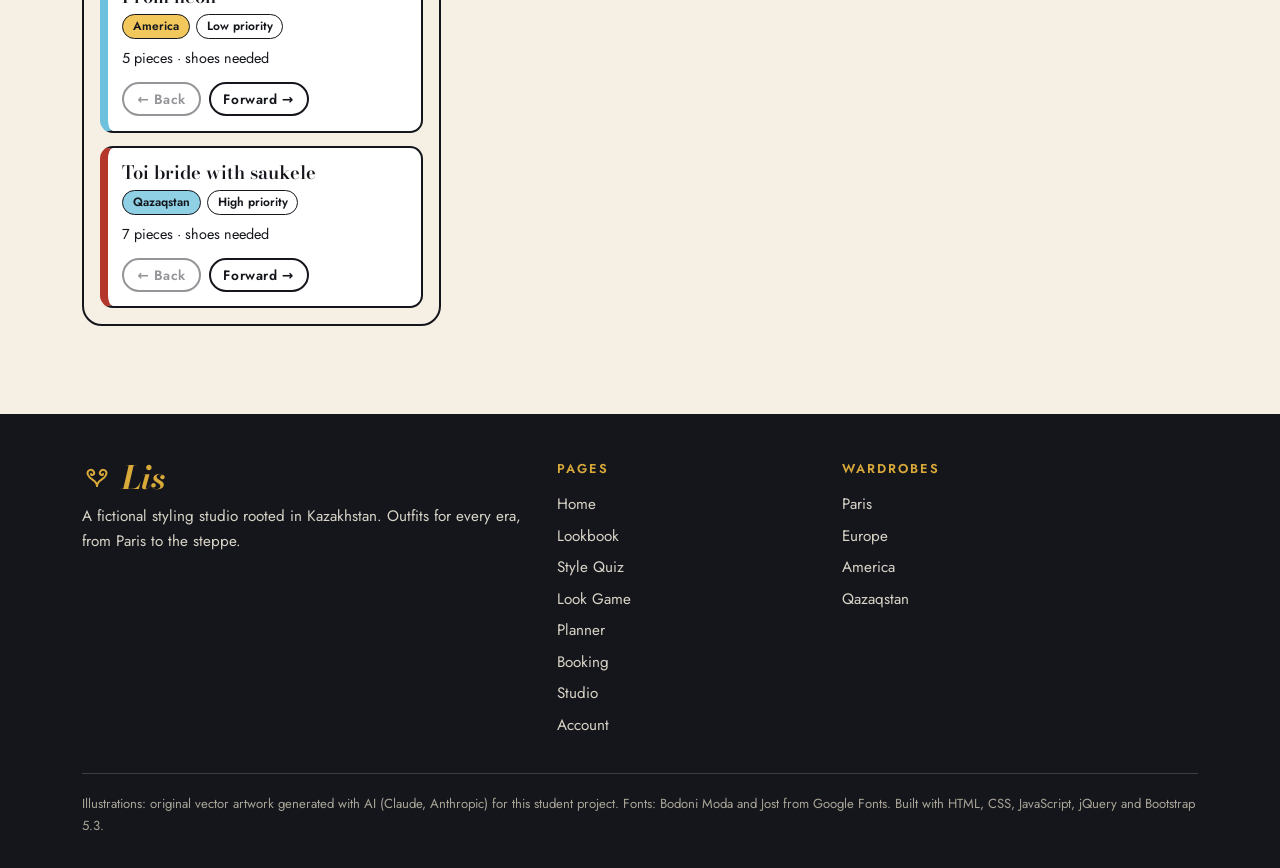
<file: planner.html>
<!DOCTYPE html>
<html lang="en">
<head>
  <meta charset="UTF-8">
  <meta name="viewport" content="width=device-width, initial-scale=1">
  <title>Lis | Look Planner</title>
  <meta name="description" content="Plan the looks you want to wear on a small board.">
  <link rel="icon" href="img/mark-gold.svg" type="image/svg+xml">
  <link rel="preconnect" href="https://fonts.googleapis.com">
  <link rel="preconnect" href="https://fonts.gstatic.com" crossorigin>
  <link href="https://fonts.googleapis.com/css2?family=Bodoni+Moda:ital,opsz,wght@0,6..96,500..800;1,6..96,500..800&family=Jost:wght@400;500;600&display=swap" rel="stylesheet">
  <link href="https://cdn.jsdelivr.net/npm/bootstrap@5.3.3/dist/css/bootstrap.min.css" rel="stylesheet">
  <link href="css/style.css" rel="stylesheet">
  <link href="css/lab.css" rel="stylesheet">
  <script src="js/planner.js" defer></script>
  <link href="css/contrast-fixes.css" rel="stylesheet">
</head>
<body>
  <a class="skip-link" href="#main">Skip to content</a>
  <header class="site-header">
    <nav class="navbar navbar-expand-xl" aria-label="Main navigation">
      <div class="container">
        <a class="navbar-brand brand" href="index.html" aria-label="Lis, home">
          <img src="img/mark-gold.svg" alt="" width="30" height="20">
          <span>Lis</span>
        </a>
        <button class="navbar-toggler" type="button" data-bs-toggle="collapse" data-bs-target="#siteMenu" aria-controls="siteMenu" aria-expanded="false" aria-label="Toggle navigation">
          <span class="navbar-toggler-icon"></span>
        </button>
        <div class="collapse navbar-collapse" id="siteMenu">
          <ul class="navbar-nav ms-auto">
          <li class="nav-item"><a class="nav-link" href="index.html">Home</a></li>
          <li class="nav-item"><a class="nav-link" href="lookbook.html">Lookbook</a></li>
          <li class="nav-item"><a class="nav-link" href="quiz.html">Style Quiz</a></li>
          <li class="nav-item"><a class="nav-link" href="game.html">Look Game</a></li>
          <li class="nav-item"><a class="nav-link active" href="planner.html" aria-current="page">Planner</a></li>
          <li class="nav-item"><a class="nav-link" href="booking.html">Booking</a></li>
          <li class="nav-item"><a class="nav-link nav-link--studio" href="studio.html">Studio</a></li>
          <li class="nav-item"><a class="nav-link nav-link--account" href="account.html">Account</a></li>
            <li class="nav-item nav-item--theme"><button class="theme-toggle" type="button" data-theme-toggle aria-pressed="false">Dark mode</button></li>
          </ul>
        </div>
      </div>
    </nav>
  </header>

  <main id="main">
    <section class="page-head">
      <div class="container">
        <p class="eyebrow">Look Planner</p>
        <h1 class="page-head__title">Plan the looks you want to wear</h1>
        <p class="page-head__lead">Move looks from Want to try to Worn. Styling now holds three looks at most.</p>
      </div>
    </section>

    <section class="section section--flush">
      <div class="container">
        <div class="planner__bar">
          <div class="row g-3 align-items-end">
            <div class="col-12 col-md-4">
              <label for="searchInput" class="form-label">Search</label>
              <input id="searchInput" type="search" class="form-control" placeholder="Try blazer">
            </div>
            <div class="col-6 col-md-4">
              <label for="tagFilter" class="form-label">Wardrobe</label>
              <select id="tagFilter" class="form-select"><option value="all">All wardrobes</option></select>
            </div>
            <div class="col-6 col-md-4">
              <label for="sortSelect" class="form-label">Sort by</label>
              <select id="sortSelect" class="form-select">
                <option value="order">Original order</option>
                <option value="priority">Priority, high first</option>
              </select>
            </div>
          </div>
          <div class="planner__progress">
            <label for="progress" id="progressText" class="planner__progress-text"></label>
            <progress id="progress" class="progress-lis" value="0" max="1"></progress>
            <p class="planner__pieces">Pieces still to find: <strong id="piecesText">0</strong></p>
          </div>
        </div>

        <p id="plannerMessage" class="planner__message" role="status"></p>
        <p id="emptyMessage" class="planner__empty">No looks found. Try another word or wardrobe.</p>

        <div id="board" class="board">
          <section class="column column--todo" aria-labelledby="title-todo">
            <h2 id="title-todo" class="column__title">Want to try <span id="count-todo" class="column__count"></span></h2>
            <div id="list-todo" class="column__list"></div>
          </section>
          <section class="column column--doing" aria-labelledby="title-doing">
            <h2 id="title-doing" class="column__title">Styling now <span id="count-doing" class="column__count"></span></h2>
            <div id="list-doing" class="column__list"></div>
          </section>
          <section class="column column--done" aria-labelledby="title-done">
            <h2 id="title-done" class="column__title">Worn <span id="count-done" class="column__count"></span></h2>
            <div id="list-done" class="column__list"></div>
          </section>
        </div>
      </div>
    </section>
  </main>

  <footer class="site-footer">
    <div class="container">
      <div class="row g-4">
        <div class="col-12 col-md-5">
          <p class="footer-brand"><img src="img/mark-gold.svg" alt="" width="30" height="20"> Lis</p>
          <p class="footer-text">A fictional styling studio rooted in Kazakhstan. Outfits for every era, from Paris to the steppe.</p>
        </div>
        <div class="col-6 col-md-3">
          <h2 class="footer-title">Pages</h2>
          <ul class="footer-links"><li><a href="index.html">Home</a></li><li><a href="lookbook.html">Lookbook</a></li><li><a href="quiz.html">Style Quiz</a></li><li><a href="game.html">Look Game</a></li><li><a href="planner.html">Planner</a></li><li><a href="booking.html">Booking</a></li><li><a href="studio.html">Studio</a></li><li><a href="account.html">Account</a></li></ul>
        </div>
        <div class="col-6 col-md-4">
          <h2 class="footer-title">Wardrobes</h2>
          <ul class="footer-links">
            <li><a href="lookbook.html#paris">Paris</a></li>
            <li><a href="lookbook.html#europe">Europe</a></li>
            <li><a href="lookbook.html#america">America</a></li>
            <li><a href="lookbook.html#kazakh">Qazaqstan</a></li>
          </ul>
        </div>
      </div>
      <p class="footer-credits">Illustrations: original vector artwork generated with AI (Claude, Anthropic) for this student project. Fonts: Bodoni Moda and Jost from Google Fonts. Built with HTML, CSS, JavaScript, jQuery and Bootstrap 5.3.</p>
    </div>
  </footer>
  <script src="https://code.jquery.com/jquery-3.7.1.min.js"></script>
  <script src="https://cdn.jsdelivr.net/npm/bootstrap@5.3.3/dist/js/bootstrap.bundle.min.js"></script>
  <script src="js/site.js"></script>
</body>
</html>
</file>
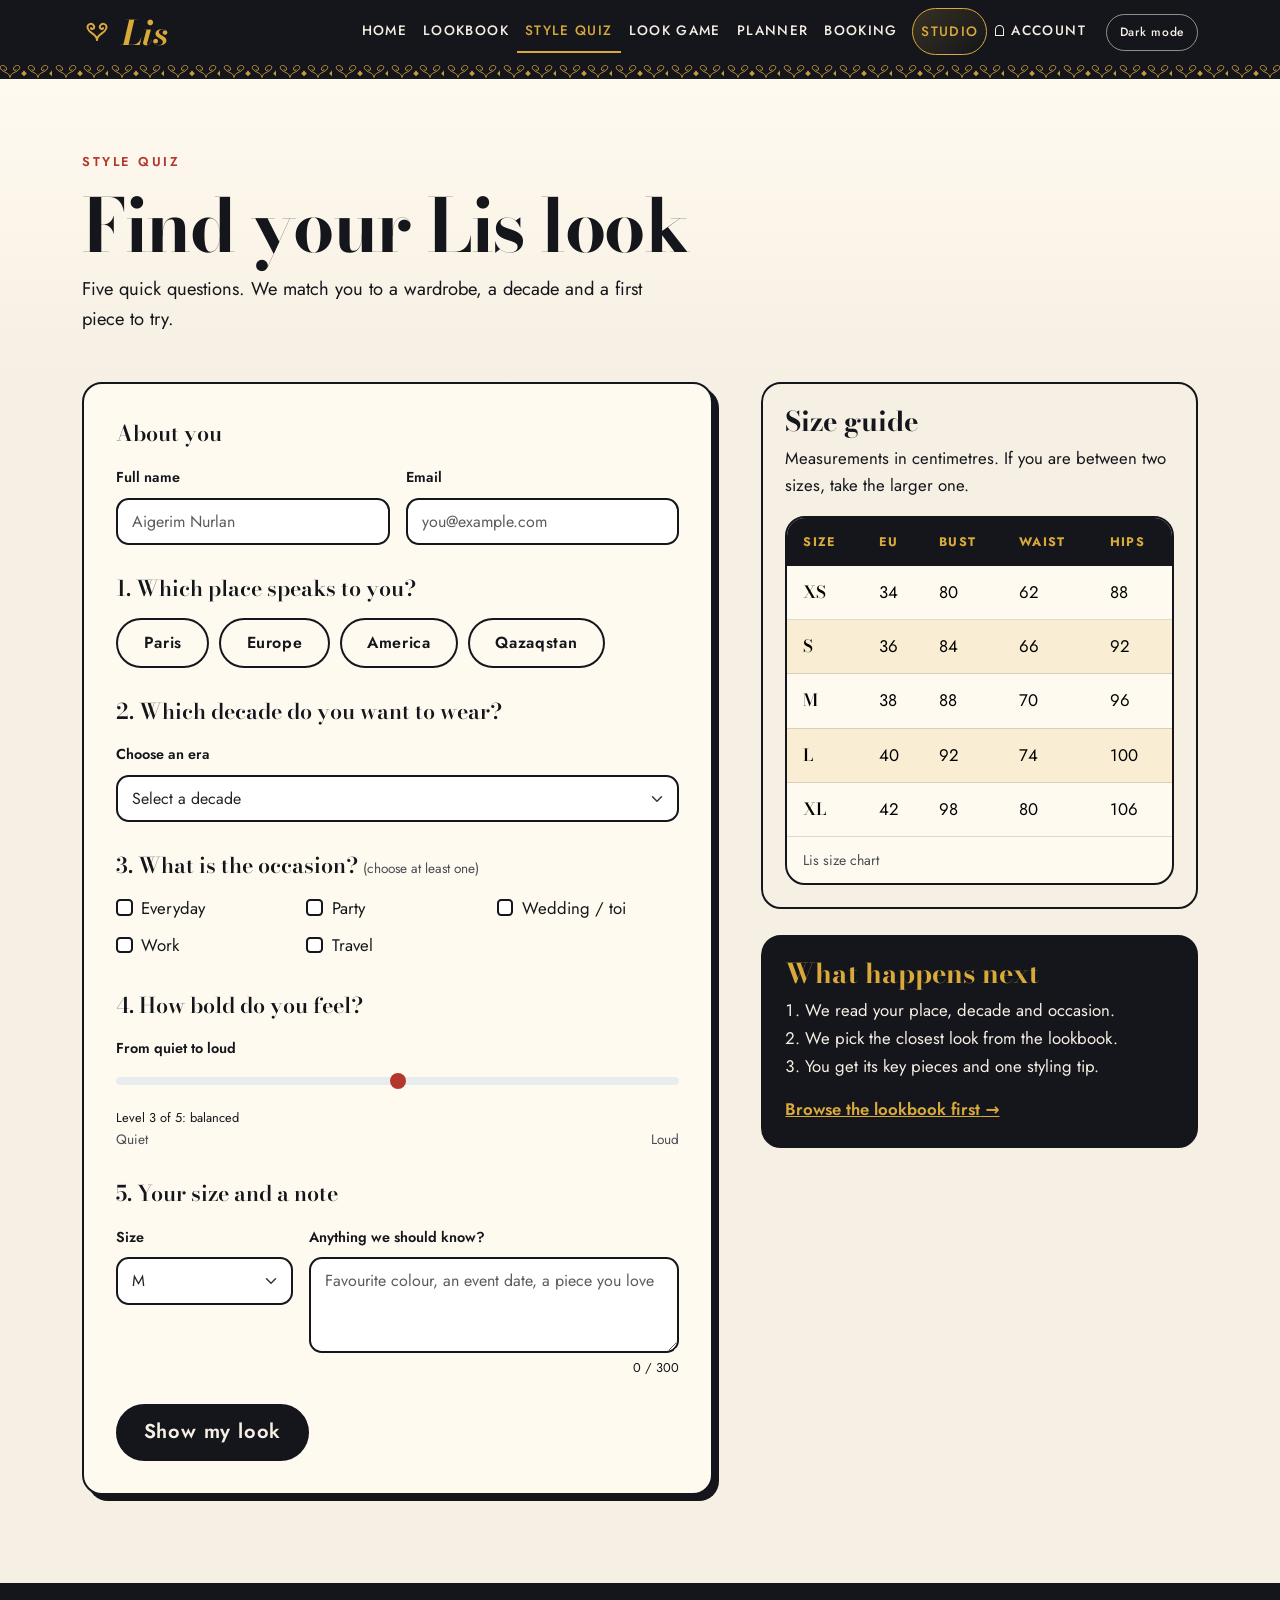
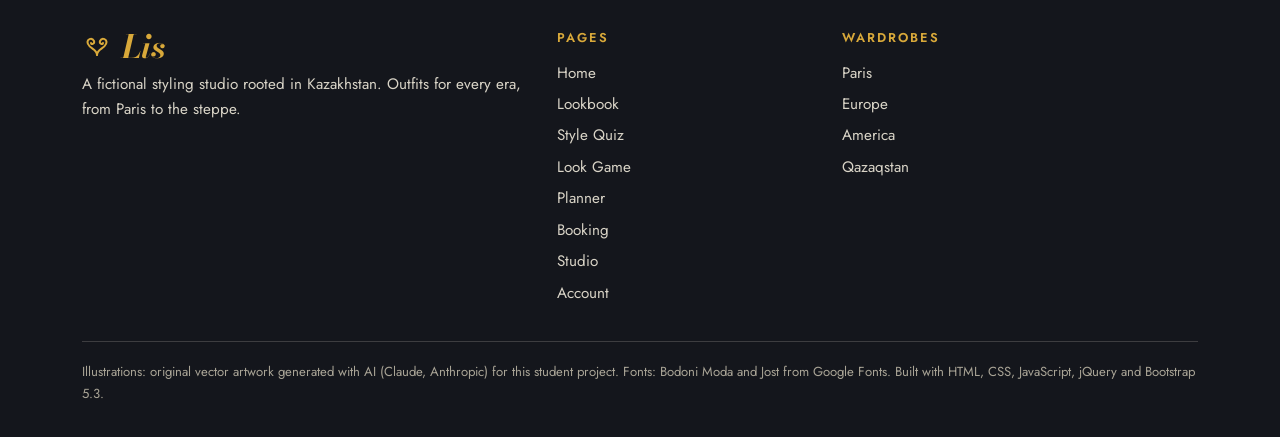
<file: quiz.html>
<!DOCTYPE html>
<html lang="en">
<head>
  <meta charset="UTF-8">
  <meta name="viewport" content="width=device-width, initial-scale=1">
  <title>Style Quiz | Lis</title>
  <meta name="description" content="Tell Lis about the place, the decade and the occasion and get your match.">
  <link rel="icon" href="img/mark-gold.svg" type="image/svg+xml">
  <link rel="preconnect" href="https://fonts.googleapis.com">
  <link rel="preconnect" href="https://fonts.gstatic.com" crossorigin>
  <link href="https://fonts.googleapis.com/css2?family=Bodoni+Moda:ital,opsz,wght@0,6..96,500..800;1,6..96,500..800&family=Jost:wght@400;500;600&display=swap" rel="stylesheet">
  <link href="https://cdn.jsdelivr.net/npm/bootstrap@5.3.3/dist/css/bootstrap.min.css" rel="stylesheet">
  <link href="css/style.css" rel="stylesheet">
  <link href="css/lab.css" rel="stylesheet">
  <link href="css/studio.css" rel="stylesheet">
  <link href="css/contrast-fixes.css" rel="stylesheet">
</head>
<body>
  <a class="skip-link" href="#main">Skip to content</a>
  <header class="site-header">
    <nav class="navbar navbar-expand-xl" aria-label="Main navigation">
      <div class="container">
        <a class="navbar-brand brand" href="index.html" aria-label="Lis, home">
          <img src="img/mark-gold.svg" alt="" width="30" height="20">
          <span>Lis</span>
        </a>
        <button class="navbar-toggler" type="button" data-bs-toggle="collapse" data-bs-target="#siteMenu" aria-controls="siteMenu" aria-expanded="false" aria-label="Toggle navigation">
          <span class="navbar-toggler-icon"></span>
        </button>
        <div class="collapse navbar-collapse" id="siteMenu">
          <ul class="navbar-nav ms-auto">
          <li class="nav-item"><a class="nav-link" href="index.html">Home</a></li>
          <li class="nav-item"><a class="nav-link" href="lookbook.html">Lookbook</a></li>
          <li class="nav-item"><a class="nav-link active" href="quiz.html" aria-current="page">Style Quiz</a></li>
          <li class="nav-item"><a class="nav-link" href="game.html">Look Game</a></li>
          <li class="nav-item"><a class="nav-link" href="planner.html">Planner</a></li>
          <li class="nav-item"><a class="nav-link" href="booking.html">Booking</a></li>
          <li class="nav-item"><a class="nav-link nav-link--studio" href="studio.html">Studio</a></li>
          <li class="nav-item"><a class="nav-link nav-link--account" href="account.html">Account</a></li>
            <li class="nav-item nav-item--theme"><button class="theme-toggle" type="button" data-theme-toggle aria-pressed="false">Dark mode</button></li>
          </ul>
        </div>
      </div>
    </nav>
  </header>

  <main id="main">
    <section class="page-head">
      <div class="container">
        <p class="eyebrow">Style Quiz</p>
        <h1 class="page-head__title">Find your Lis look</h1>
        <p class="page-head__lead">Five quick questions. We match you to a wardrobe, a decade and a first piece to try.</p>
      </div>
    </section>

    <section class="section section--flush">
      <div class="container">
        <div class="row gy-5 gx-lg-5">
          <div class="col-12 col-lg-7">
            <div id="quizResult" class="quiz-result" role="status" aria-live="polite"></div>
            <form id="quizForm" class="quiz" novalidate>
              <p id="quizSummary" class="error-summary" role="alert" tabindex="-1"></p>
              <fieldset class="quiz__group">
                <legend>About you</legend>
                <div class="row g-3">
                  <div class="col-12 col-md-6">
                    <label for="name" class="form-label">Full name</label>
                    <input id="name" name="name" type="text" class="form-control" placeholder="Aigerim Nurlan" autocomplete="name" aria-describedby="name-error">
                    <p id="name-error" class="field-error"></p>
                  </div>
                  <div class="col-12 col-md-6">
                    <label for="email" class="form-label">Email</label>
                    <input id="email" name="email" type="email" class="form-control" placeholder="you@example.com" autocomplete="email" aria-describedby="email-error">
                    <p id="email-error" class="field-error"></p>
                  </div>
                </div>
              </fieldset>

              <fieldset class="quiz__group">
                <legend>1. Which place speaks to you?</legend>
                <div class="pill-group">
                  <input type="radio" class="btn-check" name="place" id="p-paris" value="paris" required>
                  <label class="btn btn-lis-outline" for="p-paris">Paris</label>
                  <input type="radio" class="btn-check" name="place" id="p-europe" value="europe">
                  <label class="btn btn-lis-outline" for="p-europe">Europe</label>
                  <input type="radio" class="btn-check" name="place" id="p-america" value="america">
                  <label class="btn btn-lis-outline" for="p-america">America</label>
                  <input type="radio" class="btn-check" name="place" id="p-kazakh" value="kazakh">
                  <label class="btn btn-lis-outline" for="p-kazakh">Qazaqstan</label>
                </div>
                <p id="place-error" class="field-error"></p>
              </fieldset>

              <fieldset class="quiz__group">
                <legend>2. Which decade do you want to wear?</legend>
                <label for="decade" class="form-label">Choose an era</label>
                <select id="decade" name="decade" class="form-select" aria-describedby="decade-error">
                  <option value="" selected disabled>Select a decade</option>
                  <optgroup label="Early and mid century">
                    <option>1920s</option>
                    <option>1950s</option>
                  </optgroup>
                  <optgroup label="Swinging years">
                    <option>1960s</option>
                    <option>1970s</option>
                  </optgroup>
                  <optgroup label="Loud and relaxed">
                    <option>1980s</option>
                    <option>1990s</option>
                  </optgroup>
                  <optgroup label="Heritage">
                    <option value="Heritage">Qazaqstan traditional</option>
                    <option value="Today">Qazaqstan today</option>
                  </optgroup>
                </select>
                <p id="decade-error" class="field-error"></p>
              </fieldset>

              <fieldset class="quiz__group" id="occasionGroup">
                <legend>3. What is the occasion? <span class="legend-hint">(choose at least one)</span></legend>
                <div class="row row-cols-2 row-cols-md-3 g-2">
                  <div class="col"><div class="form-check"><input class="form-check-input" type="checkbox" name="occasion" id="o-day" value="everyday"><label class="form-check-label" for="o-day">Everyday</label></div></div>
                  <div class="col"><div class="form-check"><input class="form-check-input" type="checkbox" name="occasion" id="o-party" value="party"><label class="form-check-label" for="o-party">Party</label></div></div>
                  <div class="col"><div class="form-check"><input class="form-check-input" type="checkbox" name="occasion" id="o-toi" value="toi"><label class="form-check-label" for="o-toi">Wedding / toi</label></div></div>
                  <div class="col"><div class="form-check"><input class="form-check-input" type="checkbox" name="occasion" id="o-work" value="work"><label class="form-check-label" for="o-work">Work</label></div></div>
                  <div class="col"><div class="form-check"><input class="form-check-input" type="checkbox" name="occasion" id="o-travel" value="travel"><label class="form-check-label" for="o-travel">Travel</label></div></div>
                </div>
                <p id="occasion-error" class="field-error"></p>
              </fieldset>

              <fieldset class="quiz__group">
                <legend>4. How bold do you feel?</legend>
                <label for="bold" class="form-label">From quiet to loud</label>
                <input id="bold" name="bold" type="range" class="form-range" min="1" max="5" value="3" aria-describedby="boldValue">
                <p class="field-hint" id="boldValue">Level 3 of 5: balanced</p>
                <div class="range-labels" aria-hidden="true"><span>Quiet</span><span>Loud</span></div>
              </fieldset>

              <fieldset class="quiz__group">
                <legend>5. Your size and a note</legend>
                <div class="row g-3">
                  <div class="col-12 col-md-4">
                    <label for="size" class="form-label">Size</label>
                    <select id="size" name="size" class="form-select">
                      <option>XS</option><option>S</option><option selected>M</option><option>L</option><option>XL</option>
                    </select>
                  </div>
                  <div class="col-12 col-md-8">
                    <label for="note" class="form-label">Anything we should know?</label>
                    <textarea id="note" name="note" class="form-control" rows="3" maxlength="300" placeholder="Favourite colour, an event date, a piece you love" aria-describedby="note-count note-error"></textarea>
                    <p class="field-hint text-end" id="note-count">0 / 300</p>
                    <p id="note-error" class="field-error"></p>
                  </div>
                </div>
              </fieldset>

              <button type="submit" class="btn btn-lis btn-lg">Show my look</button>
            </form>
          </div>

          <div class="col-12 col-lg-5">
            <aside class="side" aria-labelledby="size-title">
              <h2 id="size-title" class="side__title">Size guide</h2>
              <p>Measurements in centimetres. If you are between two sizes, take the larger one.</p>
              <div class="table-responsive">
                <table class="table lis-table lis-table--small">
                  <caption>Lis size chart</caption>
                  <thead>
                    <tr><th scope="col">Size</th><th scope="col">EU</th><th scope="col">Bust</th><th scope="col">Waist</th><th scope="col">Hips</th></tr>
                  </thead>
                  <tbody>
                    <tr><th scope="row">XS</th><td>34</td><td>80</td><td>62</td><td>88</td></tr><tr><th scope="row">S</th><td>36</td><td>84</td><td>66</td><td>92</td></tr><tr><th scope="row">M</th><td>38</td><td>88</td><td>70</td><td>96</td></tr><tr><th scope="row">L</th><td>40</td><td>92</td><td>74</td><td>100</td></tr><tr><th scope="row">XL</th><td>42</td><td>98</td><td>80</td><td>106</td></tr>
                  </tbody>
                </table>
              </div>
            </aside>
            <aside class="side side--dark" aria-labelledby="next-title">
              <h2 id="next-title" class="side__title">What happens next</h2>
              <ol class="next">
                <li>We read your place, decade and occasion.</li>
                <li>We pick the closest look from the lookbook.</li>
                <li>You get its key pieces and one styling tip.</li>
              </ol>
              <a class="side__link" href="lookbook.html">Browse the lookbook first<span aria-hidden="true"> &rarr;</span></a>
            </aside>
          </div>
        </div>
      </div>
    </section>
  </main>

  <footer class="site-footer">
    <div class="container">
      <div class="row g-4">
        <div class="col-12 col-md-5">
          <p class="footer-brand"><img src="img/mark-gold.svg" alt="" width="30" height="20"> Lis</p>
          <p class="footer-text">A fictional styling studio rooted in Kazakhstan. Outfits for every era, from Paris to the steppe.</p>
        </div>
        <div class="col-6 col-md-3">
          <h2 class="footer-title">Pages</h2>
          <ul class="footer-links"><li><a href="index.html">Home</a></li><li><a href="lookbook.html">Lookbook</a></li><li><a href="quiz.html">Style Quiz</a></li><li><a href="game.html">Look Game</a></li><li><a href="planner.html">Planner</a></li><li><a href="booking.html">Booking</a></li><li><a href="studio.html">Studio</a></li><li><a href="account.html">Account</a></li></ul>
        </div>
        <div class="col-6 col-md-4">
          <h2 class="footer-title">Wardrobes</h2>
          <ul class="footer-links">
            <li><a href="lookbook.html#paris">Paris</a></li>
            <li><a href="lookbook.html#europe">Europe</a></li>
            <li><a href="lookbook.html#america">America</a></li>
            <li><a href="lookbook.html#kazakh">Qazaqstan</a></li>
          </ul>
        </div>
      </div>
      <p class="footer-credits">Illustrations: original vector artwork generated with AI (Claude, Anthropic) for this student project. Fonts: Bodoni Moda and Jost from Google Fonts. Built with HTML, CSS, JavaScript, jQuery and Bootstrap 5.3.</p>
    </div>
  </footer>
  <script src="https://code.jquery.com/jquery-3.7.1.min.js"></script>
  <script src="https://cdn.jsdelivr.net/npm/bootstrap@5.3.3/dist/js/bootstrap.bundle.min.js"></script>
  <script src="js/site.js"></script>
  <script src="js/validate.js"></script>
  <script src="js/looks-data.js"></script>
  <script src="js/quiz.js"></script>
</body>
</html>
</file>
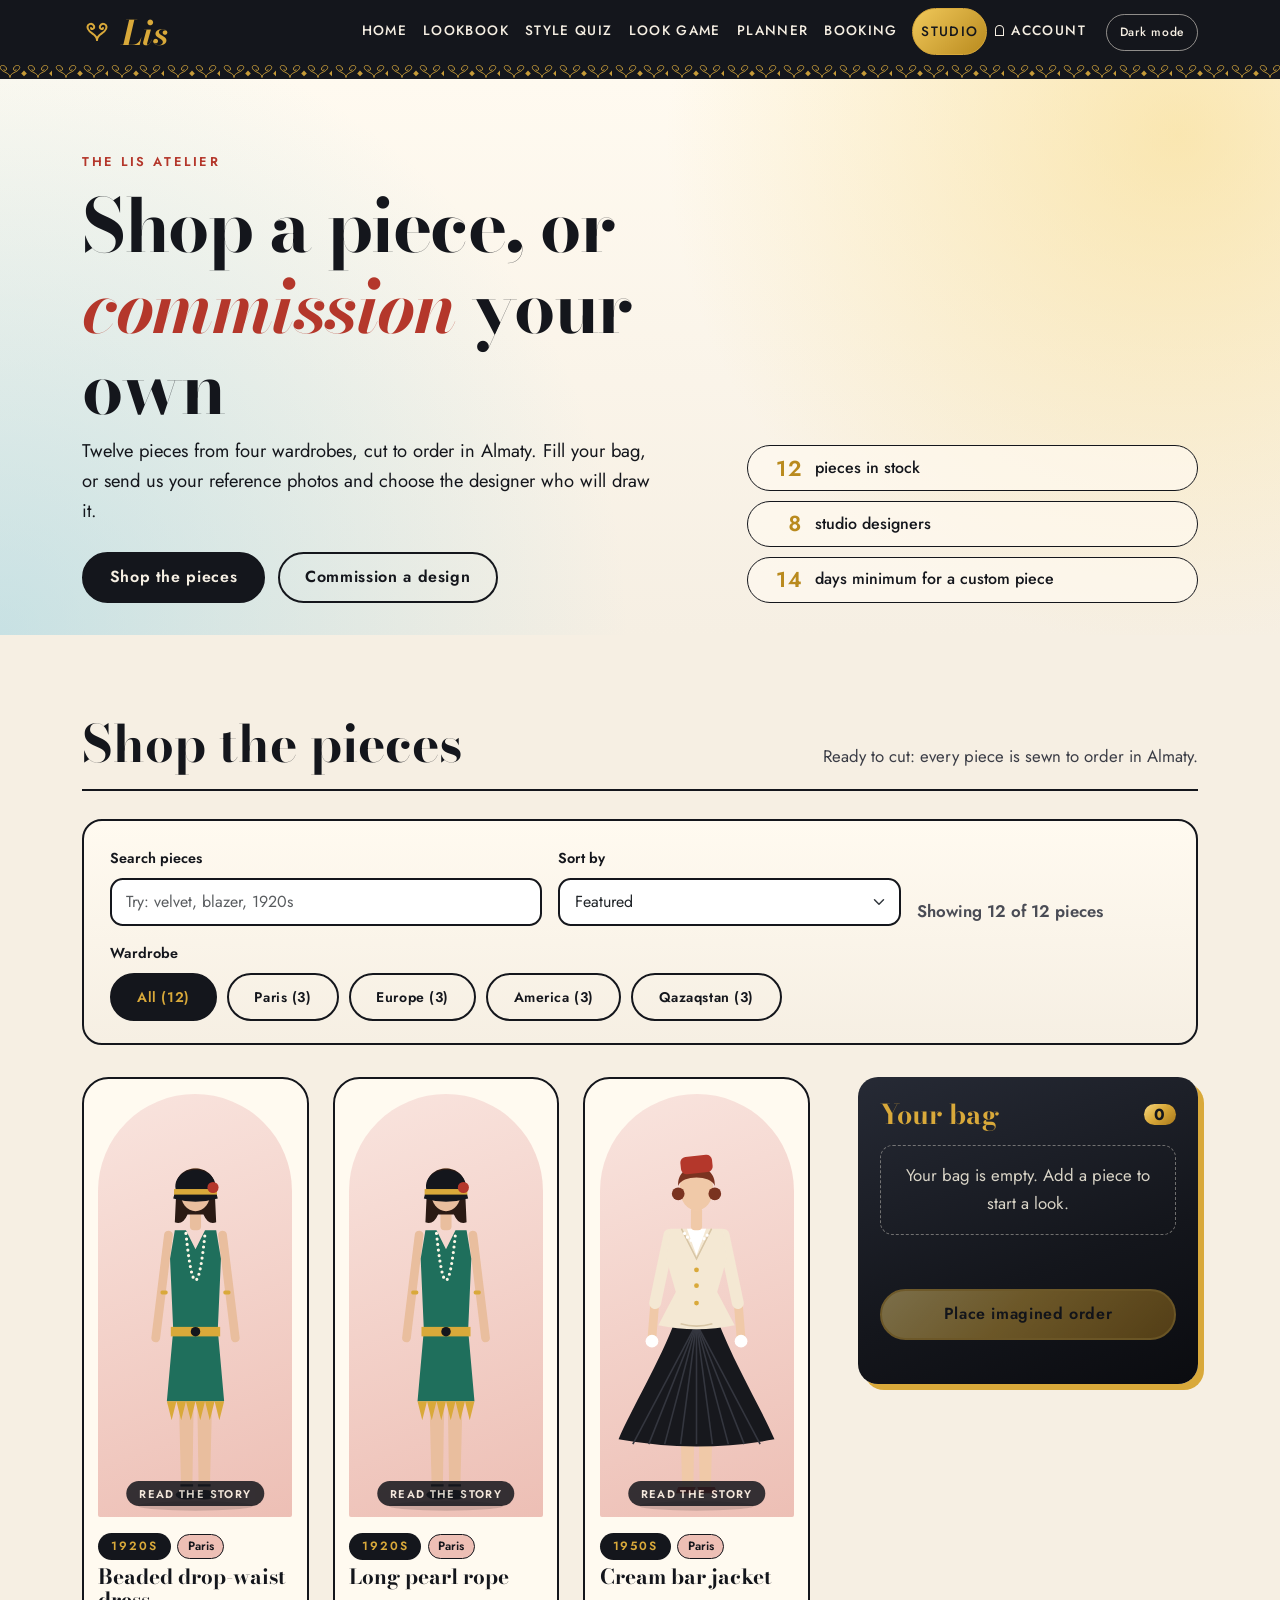
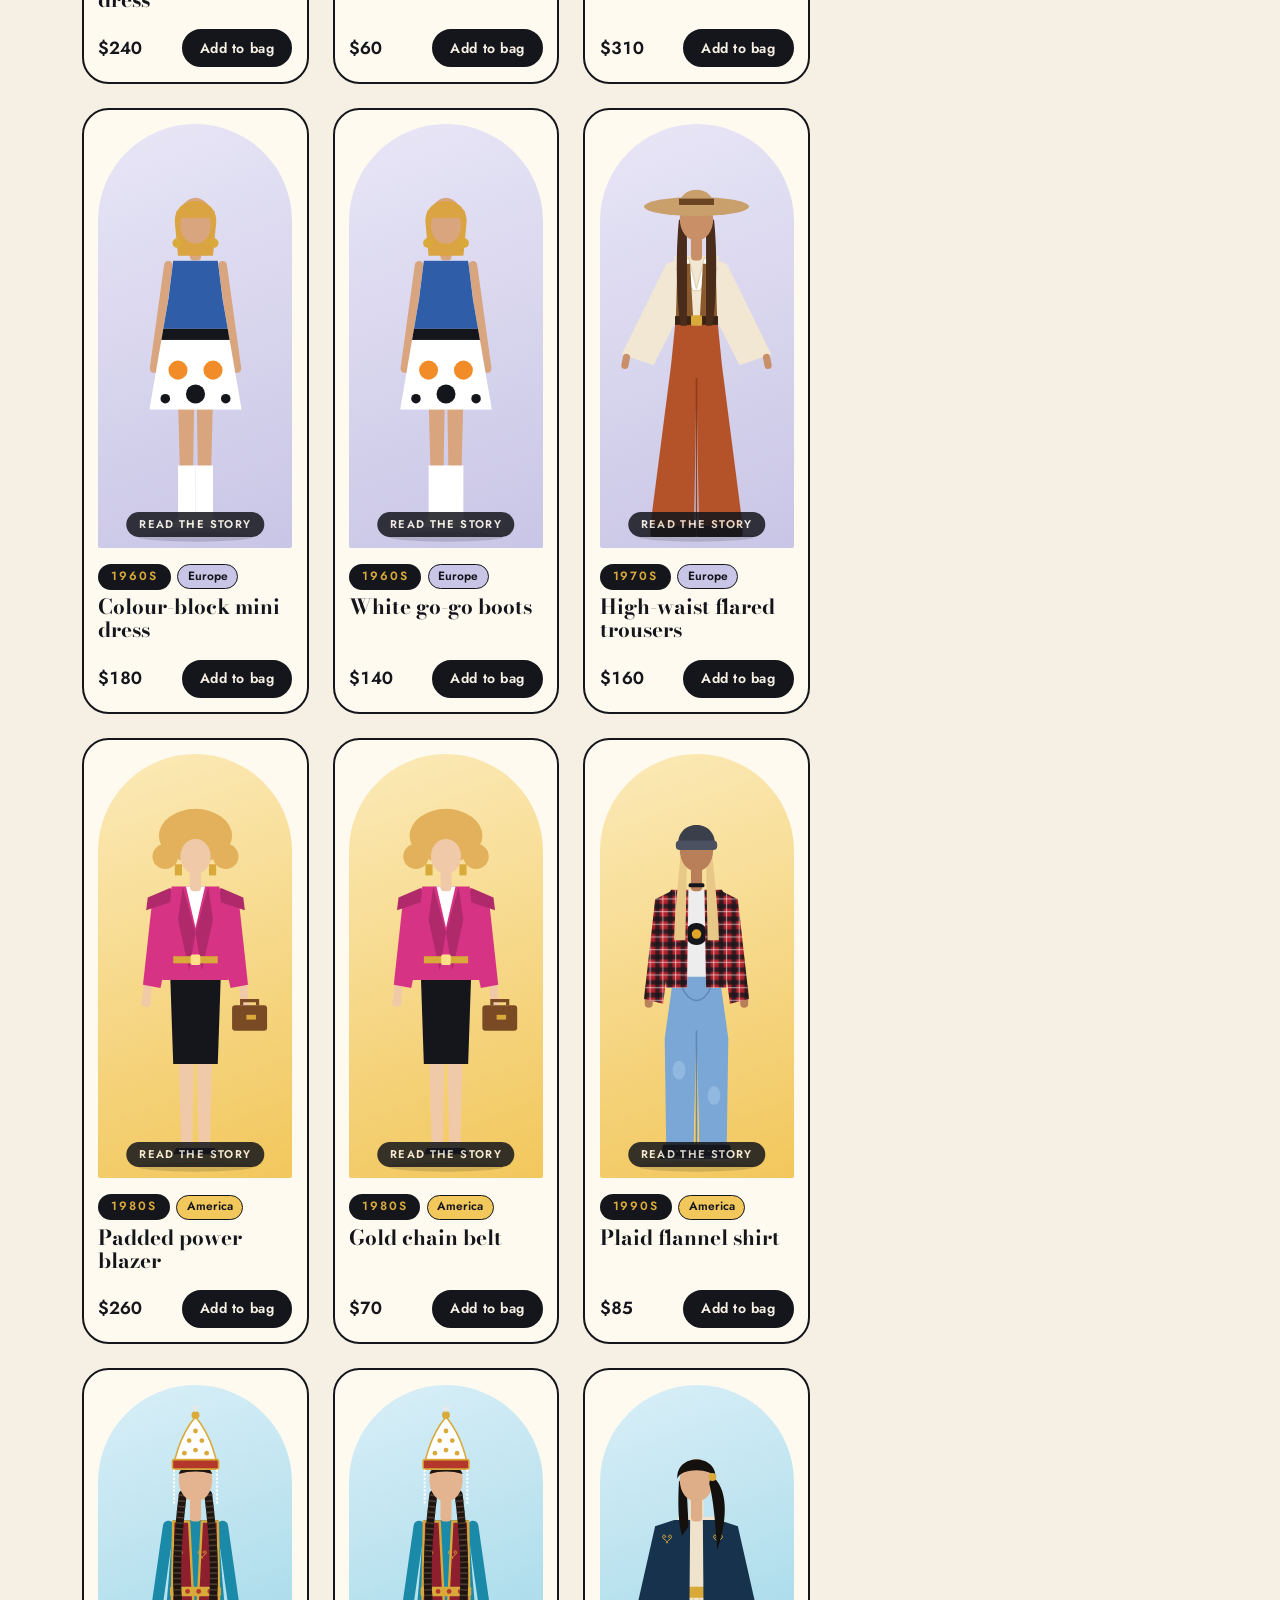
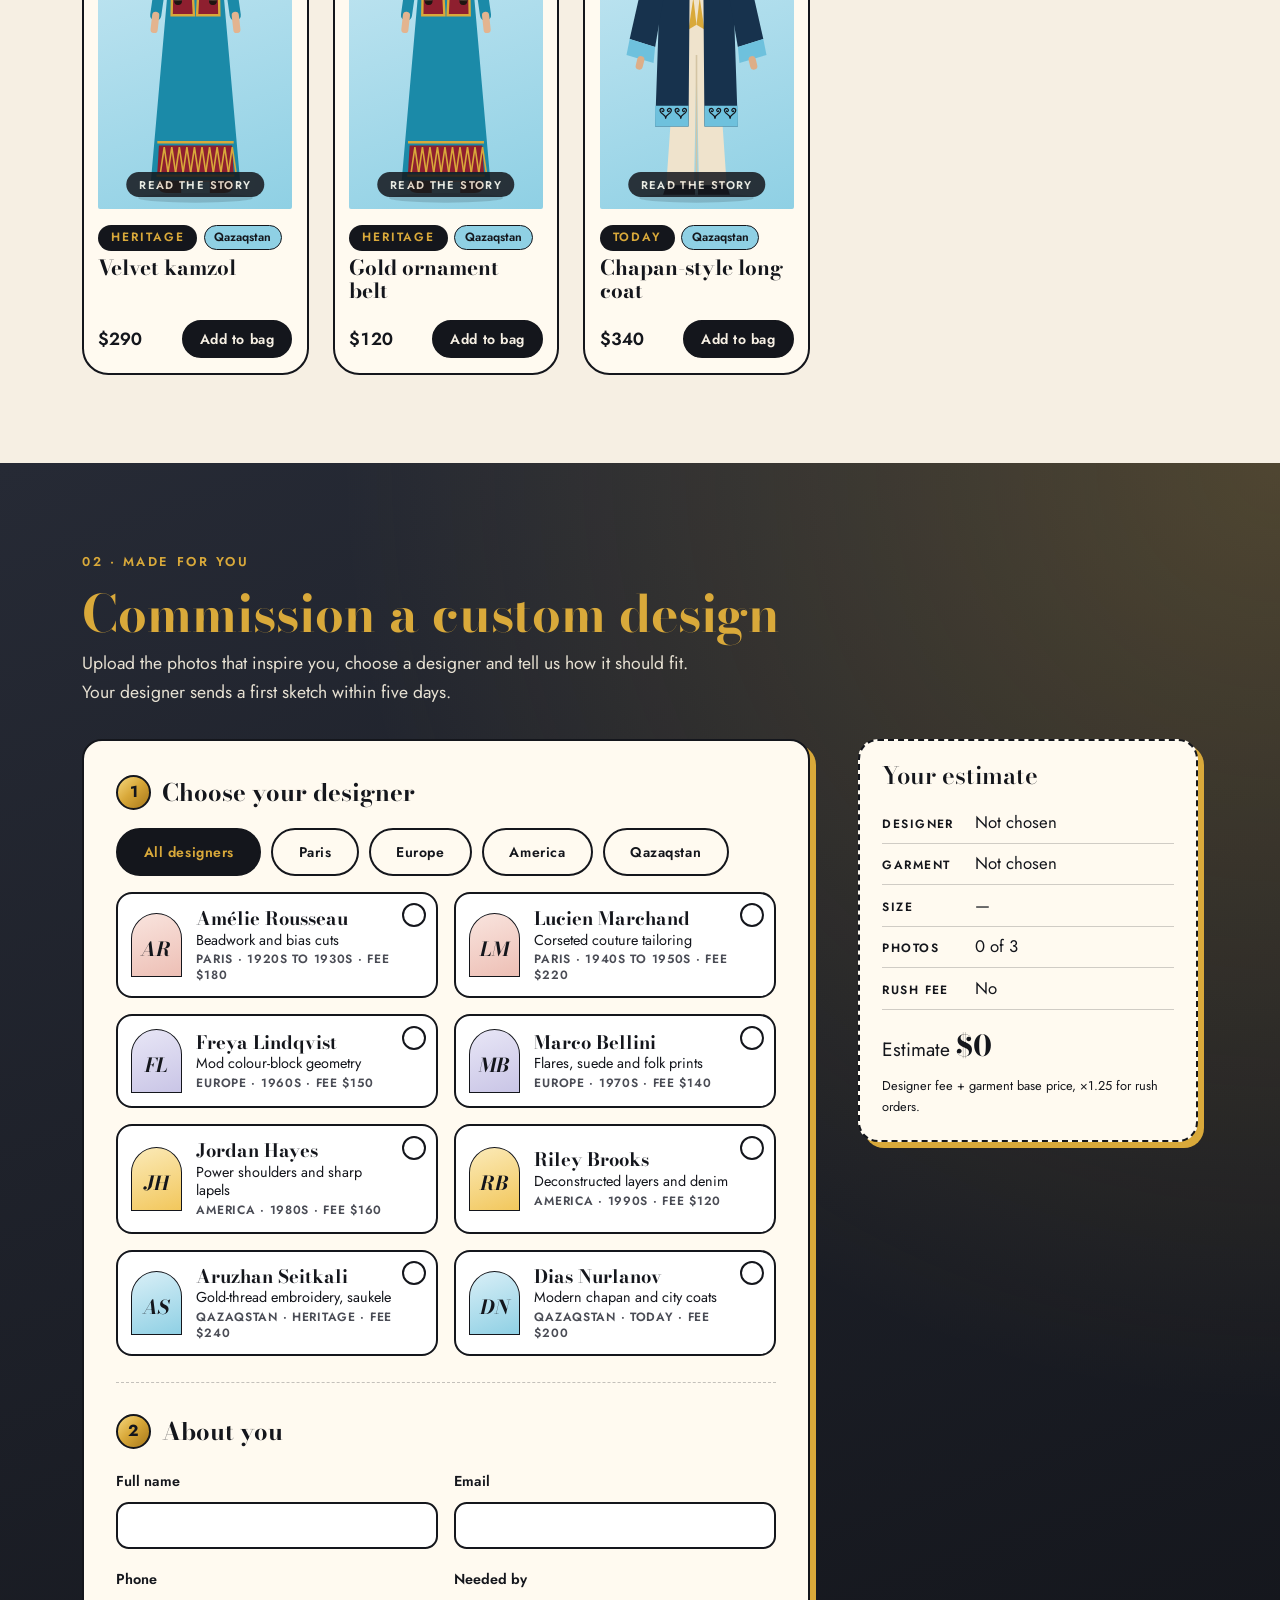
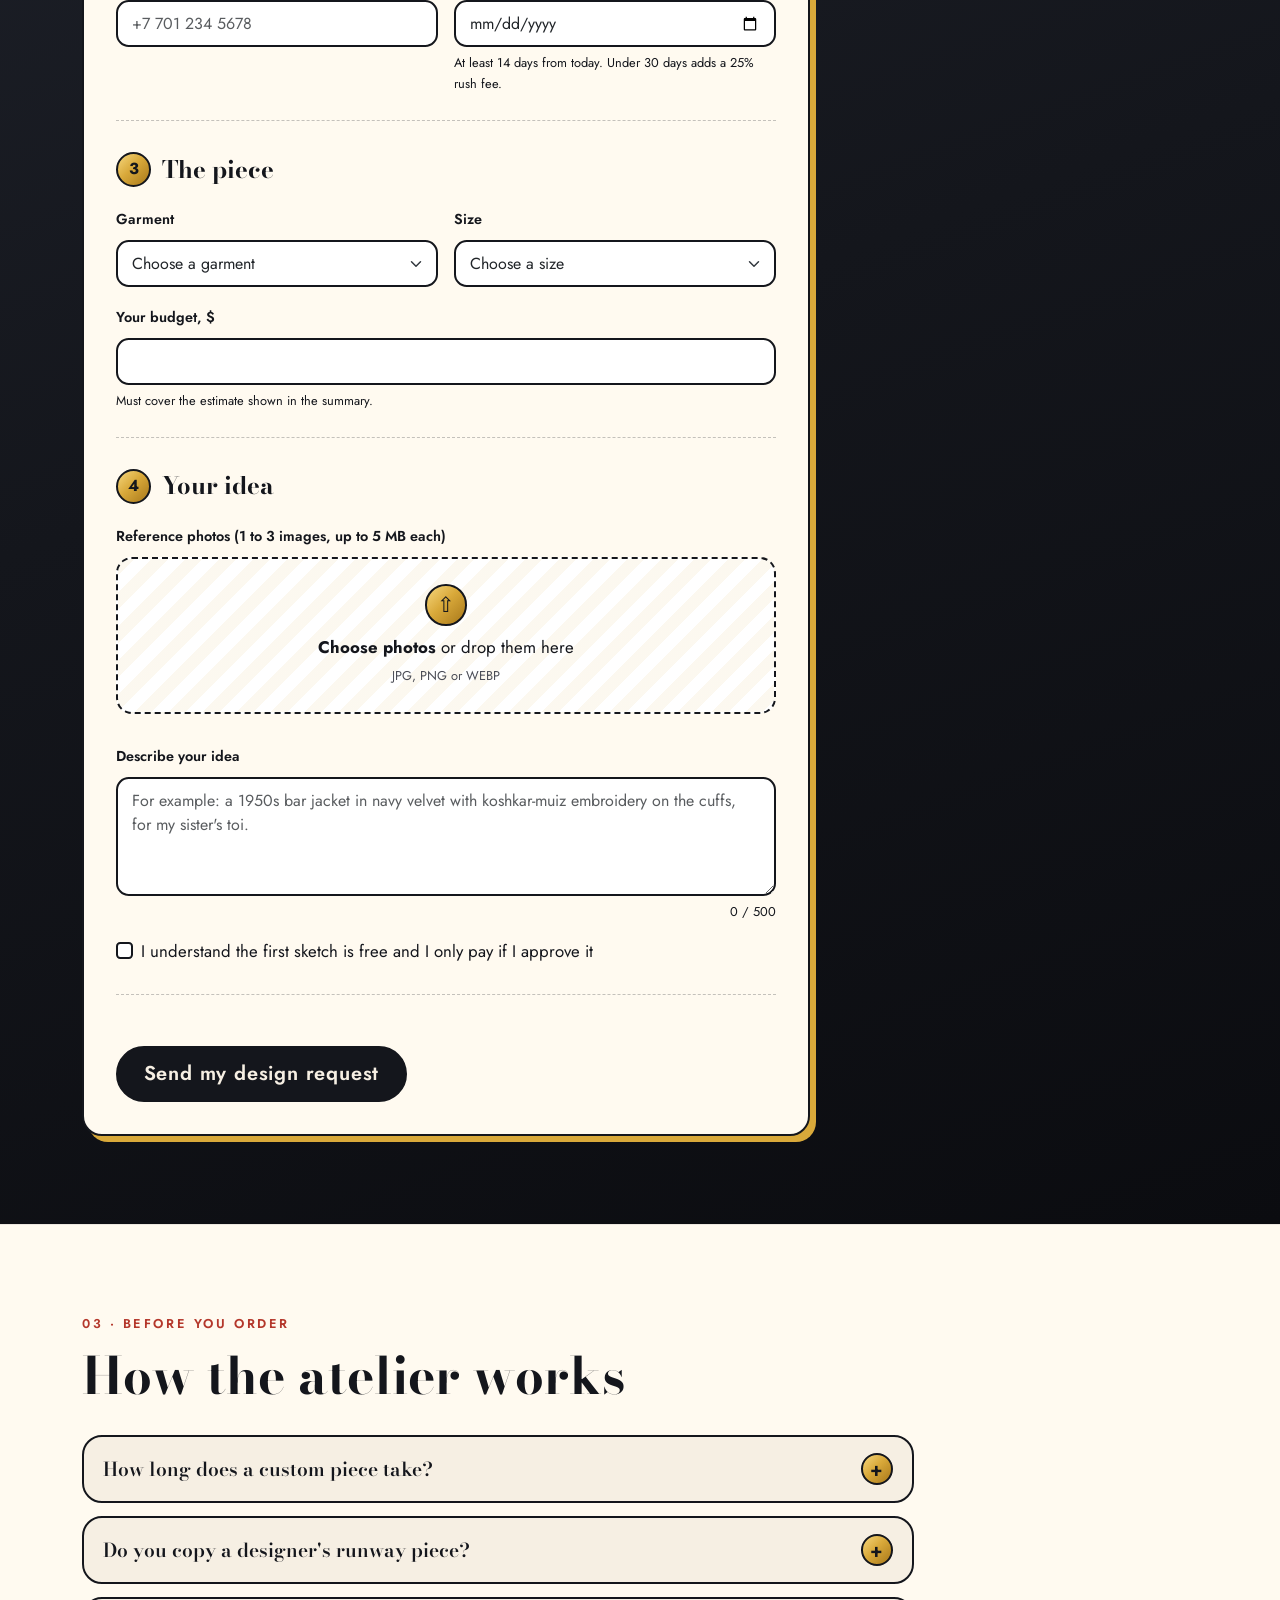
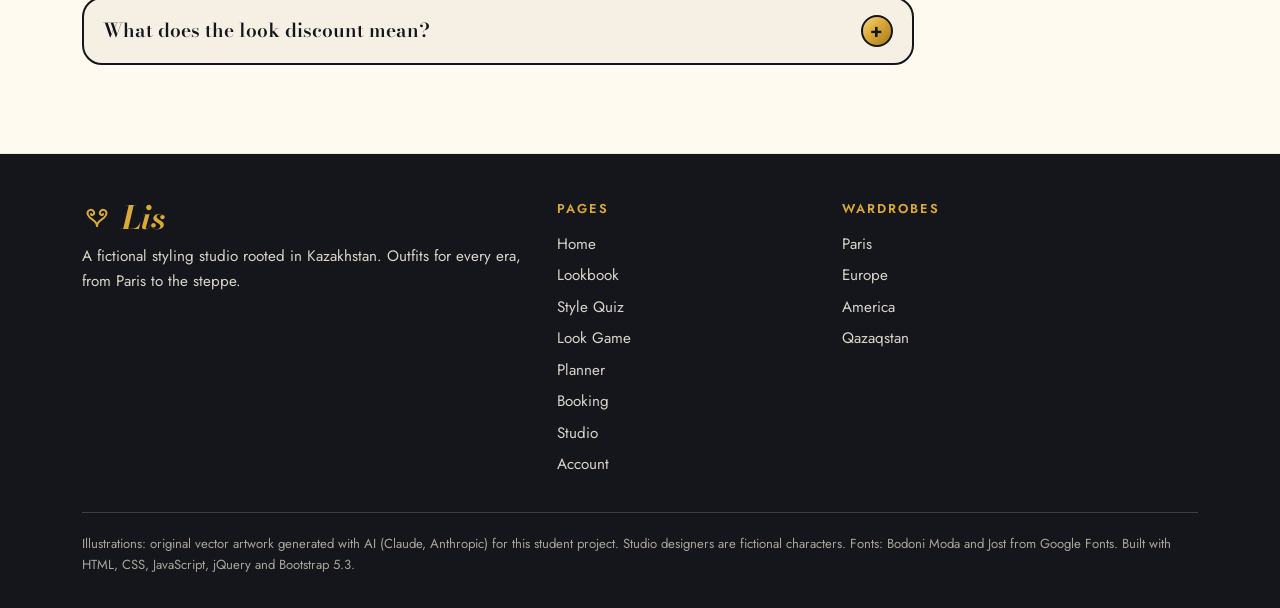
<file: studio.html>
<!DOCTYPE html>
<html lang="en">
<head>
  <meta charset="UTF-8">
  <meta name="viewport" content="width=device-width, initial-scale=1">
  <title>Lis | The Studio: shop pieces and commission a design</title>
  <meta name="description" content="Shop era pieces from four wardrobes, pick a Lis designer and send your own reference photos for a custom design.">
  <link rel="icon" href="img/mark-gold.svg" type="image/svg+xml">
  <link rel="preconnect" href="https://fonts.googleapis.com">
  <link rel="preconnect" href="https://fonts.gstatic.com" crossorigin>
  <link href="https://fonts.googleapis.com/css2?family=Bodoni+Moda:ital,opsz,wght@0,6..96,500..800;1,6..96,500..800&family=Jost:wght@400;500;600&display=swap" rel="stylesheet">
  <link href="https://cdn.jsdelivr.net/npm/bootstrap@5.3.3/dist/css/bootstrap.min.css" rel="stylesheet">
  <link href="css/style.css" rel="stylesheet">
  <link href="css/lab.css" rel="stylesheet">
  <link href="css/studio.css" rel="stylesheet">
  <link href="css/contrast-fixes.css" rel="stylesheet">
</head>
<body>
  <a class="skip-link" href="#main">Skip to content</a>
  <header class="site-header">
    <nav class="navbar navbar-expand-xl" aria-label="Main navigation">
      <div class="container">
        <a class="navbar-brand brand" href="index.html" aria-label="Lis, home">
          <img src="img/mark-gold.svg" alt="" width="30" height="20">
          <span>Lis</span>
        </a>
        <button class="navbar-toggler" type="button" data-bs-toggle="collapse" data-bs-target="#siteMenu" aria-controls="siteMenu" aria-expanded="false" aria-label="Toggle navigation">
          <span class="navbar-toggler-icon"></span>
        </button>
        <div class="collapse navbar-collapse" id="siteMenu">
          <ul class="navbar-nav ms-auto">
          <li class="nav-item"><a class="nav-link" href="index.html">Home</a></li>
          <li class="nav-item"><a class="nav-link" href="lookbook.html">Lookbook</a></li>
          <li class="nav-item"><a class="nav-link" href="quiz.html">Style Quiz</a></li>
          <li class="nav-item"><a class="nav-link" href="game.html">Look Game</a></li>
          <li class="nav-item"><a class="nav-link" href="planner.html">Planner</a></li>
          <li class="nav-item"><a class="nav-link" href="booking.html">Booking</a></li>
          <li class="nav-item"><a class="nav-link nav-link--studio active" href="studio.html" aria-current="page">Studio</a></li>
          <li class="nav-item"><a class="nav-link nav-link--account" href="account.html">Account</a></li>
            <li class="nav-item nav-item--theme"><button class="theme-toggle" type="button" data-theme-toggle aria-pressed="false">Dark mode</button></li>
          </ul>
        </div>
      </div>
    </nav>
  </header>

  <div id="notice" class="notice" role="status" aria-live="polite">
    <div class="notice__inner">
      <div class="notice__body">
        <p id="noticeTitle" class="notice__title"></p>
        <p id="noticeText" class="notice__text"></p>
      </div>
      <button type="button" class="notice__close" id="noticeClose" aria-label="Close notification">&times;</button>
    </div>
  </div>

  <main id="main">
    <section class="page-head studio-head">
      <div class="container">
        <div class="row align-items-end gy-4">
          <div class="col-12 col-lg-7">
            <p class="eyebrow">The Lis Atelier</p>
            <h1 class="page-head__title">Shop a piece, or <em>commission</em> your own</h1>
            <p class="page-head__lead">Twelve pieces from four wardrobes, cut to order in Almaty. Fill your bag, or send us your reference photos and choose the designer who will draw it.</p>
            <div class="hero__actions">
              <a class="btn btn-lis btn-lis--shine js-scroll" href="#shop">Shop the pieces</a>
              <a class="btn btn-lis-outline js-scroll" href="#commission">Commission a design</a>
            </div>
          </div>
          <div class="col-12 col-lg-5">
            <ul class="studio-facts">
              <li><strong id="factPieces">12</strong> pieces in stock</li>
              <li><strong id="factDesigners">8</strong> studio designers</li>
              <li><strong>14</strong> days minimum for a custom piece</li>
            </ul>
          </div>
        </div>
      </div>
    </section>

    <!-- ============ 1. SHOP ============ -->
    <section id="shop" class="section shop" aria-labelledby="shop-title">
      <div class="container">
        <header class="section__head shop__head">
          <h2 id="shop-title" class="section__title">Shop the pieces</h2>
          <p class="shop__sub">Ready to cut: every piece is sewn to order in Almaty.</p>
        </header>

        <div class="shop-toolbar" role="search" aria-label="Filter pieces">
          <div class="row g-3 align-items-end">
            <div class="col-12 col-md-5">
              <label for="shopSearch" class="form-label">Search pieces</label>
              <input id="shopSearch" type="search" class="form-control" placeholder="Try: velvet, blazer, 1920s" autocomplete="off">
            </div>
            <div class="col-12 col-md-4">
              <label for="shopSort" class="form-label">Sort by</label>
              <select id="shopSort" class="form-select">
                <option value="featured">Featured</option>
                <option value="price-asc">Price: low to high</option>
                <option value="price-desc">Price: high to low</option>
                <option value="decade-asc">Decade: oldest first</option>
                <option value="decade-desc">Decade: newest first</option>
              </select>
            </div>
            <div class="col-12 col-md-3">
              <p class="shop-count mb-0" id="shopCount" aria-live="polite"></p>
            </div>
            <div class="col-12">
              <fieldset>
                <legend class="form-label">Wardrobe</legend>
                <div class="pill-group" id="wardrobeFilter"></div>
              </fieldset>
            </div>
          </div>
        </div>

        <div class="row gy-5 gx-lg-5">
          <div class="col-12 col-lg-8">
            <div id="pieceGrid" class="row row-cols-2 row-cols-xl-3 g-3 g-md-4"></div>
            <div id="shopEmpty" class="empty-state" hidden>
              <img src="img/ornament-ink.svg" alt="" width="120" height="14">
              <h3 class="empty-state__title">Nothing found in the wardrobe</h3>
              <p id="shopEmptyText">No piece matches your search.</p>
              <button type="button" class="btn btn-lis" id="shopReset">Show all pieces</button>
            </div>
          </div>

          <div class="col-12 col-lg-4">
            <aside class="bag" id="bag" aria-labelledby="bag-title">
              <h2 id="bag-title" class="bag__title">Your bag <span class="bag__count" id="bagCount">0</span></h2>
              <ul class="bag__list" id="bagList"></ul>
              <p class="bag__empty" id="bagEmpty">Your bag is empty. Add a piece to start a look.</p>
              <dl class="bag__sums" id="bagSums">
                <div><dt>Subtotal</dt><dd id="bagSubtotal">$0.00</dd></div>
                <div><dt>Look discount <small>(3+ pieces, 10%)</small></dt><dd id="bagDiscount">&minus;$0.00</dd></div>
                <div><dt>Tailoring &amp; delivery</dt><dd id="bagDelivery">$0.00</dd></div>
                <div class="bag__total"><dt>Total</dt><dd id="bagTotal">$0.00</dd></div>
              </dl>
              <p class="bag__hint" id="bagHint"></p>
              <button type="button" class="btn btn-lis btn-lis--shine w-100" id="checkoutToggle" aria-expanded="false" aria-controls="checkout" disabled>Place imagined order</button>

              <form id="checkout" class="checkout" novalidate aria-label="Checkout">
                <h3 class="checkout__title">Delivery details</h3>
                <div class="mb-3">
                  <label for="coName" class="form-label">Full name</label>
                  <input id="coName" type="text" class="form-control" autocomplete="name" aria-describedby="coName-error">
                  <p id="coName-error" class="field-error"></p>
                </div>
                <div class="mb-3">
                  <label for="coEmail" class="form-label">Email</label>
                  <input id="coEmail" type="email" class="form-control" autocomplete="email" aria-describedby="coEmail-error">
                  <p id="coEmail-error" class="field-error"></p>
                </div>
                <div class="mb-3">
                  <label for="coPhone" class="form-label">Phone</label>
                  <input id="coPhone" type="tel" class="form-control" placeholder="+7 701 234 5678" autocomplete="tel" aria-describedby="coPhone-hint coPhone-error">
                  <p id="coPhone-hint" class="field-hint">Kazakhstan number, starting with +7 or 8.</p>
                  <p id="coPhone-error" class="field-error"></p>
                </div>
                <div class="mb-3">
                  <label for="coCity" class="form-label">City</label>
                  <select id="coCity" class="form-select" aria-describedby="coCity-error">
                    <option value="">Choose a city</option>
                    <option value="almaty" data-fee="0">Almaty (studio pick-up, free)</option>
                    <option value="astana" data-fee="12">Astana (+$12)</option>
                    <option value="shymkent" data-fee="12">Shymkent (+$12)</option>
                    <option value="other" data-fee="20">Other city in Qazaqstan (+$20)</option>
                  </select>
                  <p id="coCity-error" class="field-error"></p>
                </div>
                <div class="mb-3">
                  <label for="coAddress" class="form-label">Street address</label>
                  <input id="coAddress" type="text" class="form-control" autocomplete="street-address" aria-describedby="coAddress-error">
                  <p id="coAddress-error" class="field-error"></p>
                </div>
                <button type="submit" class="btn btn-lis w-100">Confirm order</button>
              </form>
              <div id="orderResult" class="result" role="status"></div>
            </aside>
          </div>
        </div>
      </div>
    </section>

    <!-- ============ 2. COMMISSION ============ -->
    <section id="commission" class="section commission" aria-labelledby="commission-title">
      <div class="container">
        <header class="section__head">
          <p class="eyebrow eyebrow--gold">02 &middot; Made for you</p>
          <h2 id="commission-title" class="section__title">Commission a custom design</h2>
          <p class="commission__lead">Upload the photos that inspire you, choose a designer and tell us how it should fit. Your designer sends a first sketch within five days.</p>
        </header>

        <div class="row gy-5 gx-lg-5">
          <div class="col-12 col-lg-8">
            <form id="requestForm" class="quiz request" novalidate>
              <p id="requestSummary" class="error-summary" role="alert" tabindex="-1"></p>

              <fieldset class="request__step">
                <legend><span class="request__num">1</span> Choose your designer</legend>
                <div class="designer-filter pill-group" id="designerFilter"></div>
                <div id="designerGrid" class="row row-cols-1 row-cols-sm-2 g-3" role="radiogroup" aria-describedby="designer-error"></div>
                <p id="designer-error" class="field-error"></p>
              </fieldset>

              <fieldset class="request__step">
                <legend><span class="request__num">2</span> About you</legend>
                <div class="row g-3">
                  <div class="col-12 col-md-6">
                    <label for="rqName" class="form-label">Full name</label>
                    <input id="rqName" name="name" type="text" class="form-control" autocomplete="name" aria-describedby="rqName-error">
                    <p id="rqName-error" class="field-error"></p>
                  </div>
                  <div class="col-12 col-md-6">
                    <label for="rqEmail" class="form-label">Email</label>
                    <input id="rqEmail" name="email" type="email" class="form-control" autocomplete="email" aria-describedby="rqEmail-error">
                    <p id="rqEmail-error" class="field-error"></p>
                  </div>
                  <div class="col-12 col-md-6">
                    <label for="rqPhone" class="form-label">Phone</label>
                    <input id="rqPhone" name="phone" type="tel" class="form-control" placeholder="+7 701 234 5678" autocomplete="tel" aria-describedby="rqPhone-error">
                    <p id="rqPhone-error" class="field-error"></p>
                  </div>
                  <div class="col-12 col-md-6">
                    <label for="rqDeadline" class="form-label">Needed by</label>
                    <input id="rqDeadline" name="deadline" type="date" class="form-control" aria-describedby="rqDeadline-hint rqDeadline-error">
                    <p id="rqDeadline-hint" class="field-hint">At least 14 days from today. Under 30 days adds a 25% rush fee.</p>
                    <p id="rqDeadline-error" class="field-error"></p>
                  </div>
                </div>
              </fieldset>

              <fieldset class="request__step">
                <legend><span class="request__num">3</span> The piece</legend>
                <div class="row g-3">
                  <div class="col-12 col-md-6">
                    <label for="rqGarment" class="form-label">Garment</label>
                    <select id="rqGarment" name="garment" class="form-select" aria-describedby="rqGarment-error"></select>
                    <p id="rqGarment-error" class="field-error"></p>
                  </div>
                  <div class="col-12 col-md-6">
                    <label for="rqSize" class="form-label">Size</label>
                    <select id="rqSize" name="size" class="form-select" aria-describedby="rqSize-error">
                      <option value="">Choose a size</option>
                      <option>XS</option><option>S</option><option>M</option><option>L</option><option>XL</option>
                      <option value="custom">Custom measurements</option>
                    </select>
                    <p id="rqSize-error" class="field-error"></p>
                  </div>
                  <div class="col-12" id="measureWrap" hidden>
                    <div class="row g-3">
                      <div class="col-4">
                        <label for="rqBust" class="form-label">Bust, cm</label>
                        <input id="rqBust" type="number" inputmode="numeric" class="form-control" min="60" max="160" aria-describedby="rqBust-error">
                        <p id="rqBust-error" class="field-error"></p>
                      </div>
                      <div class="col-4">
                        <label for="rqWaist" class="form-label">Waist, cm</label>
                        <input id="rqWaist" type="number" inputmode="numeric" class="form-control" min="45" max="150" aria-describedby="rqWaist-error">
                        <p id="rqWaist-error" class="field-error"></p>
                      </div>
                      <div class="col-4">
                        <label for="rqHip" class="form-label">Hip, cm</label>
                        <input id="rqHip" type="number" inputmode="numeric" class="form-control" min="60" max="170" aria-describedby="rqHip-error">
                        <p id="rqHip-error" class="field-error"></p>
                      </div>
                    </div>
                  </div>
                  <div class="col-12">
                    <label for="rqBudget" class="form-label">Your budget, $</label>
                    <input id="rqBudget" name="budget" type="number" inputmode="numeric" class="form-control" min="0" step="10" aria-describedby="rqBudget-hint rqBudget-error">
                    <p id="rqBudget-hint" class="field-hint">Must cover the estimate shown in the summary.</p>
                    <p id="rqBudget-error" class="field-error"></p>
                  </div>
                </div>
              </fieldset>

              <fieldset class="request__step">
                <legend><span class="request__num">4</span> Your idea</legend>
                <div class="mb-3">
                  <label for="rqPhotos" class="form-label">Reference photos (1 to 3 images, up to 5 MB each)</label>
                  <input id="rqPhotos" name="photos" type="file" class="dropzone__input" accept="image/jpeg,image/png,image/webp" multiple aria-describedby="rqPhotos-error">
                  <label class="dropzone" for="rqPhotos" id="dropzone" aria-hidden="true">
                    <span class="dropzone__icon">&#8679;</span>
                    <span class="dropzone__text"><strong>Choose photos</strong> or drop them here</span>
                    <span class="dropzone__sub">JPG, PNG or WEBP</span>
                  </label>
                  <ul class="thumbs" id="thumbs" aria-label="Selected reference photos"></ul>
                  <p id="rqPhotos-error" class="field-error"></p>
                </div>
                <div class="mb-3">
                  <label for="rqNotes" class="form-label">Describe your idea</label>
                  <textarea id="rqNotes" name="notes" rows="4" class="form-control" maxlength="500" placeholder="For example: a 1950s bar jacket in navy velvet with koshkar-muiz embroidery on the cuffs, for my sister's toi." aria-describedby="rqNotes-count rqNotes-error"></textarea>
                  <p class="field-hint text-end" id="rqNotes-count">0 / 500</p>
                  <p id="rqNotes-error" class="field-error"></p>
                </div>
                <div class="form-check">
                  <input id="rqConsent" type="checkbox" class="form-check-input" aria-describedby="rqConsent-error">
                  <label for="rqConsent" class="form-check-label">I understand the first sketch is free and I only pay if I approve it</label>
                </div>
                <p id="rqConsent-error" class="field-error"></p>
              </fieldset>

              <button type="submit" class="btn btn-lis btn-lis--shine btn-lg quiz__submit">Send my design request</button>
            </form>
          </div>

          <div class="col-12 col-lg-4">
            <aside class="ticket ticket--preview estimate" aria-labelledby="estimate-title">
              <h2 id="estimate-title" class="ticket__title">Your estimate</h2>
              <ul class="ticket__list">
                <li><span class="ticket__label">Designer</span> <span id="esDesigner">Not chosen</span></li>
                <li><span class="ticket__label">Garment</span> <span id="esGarment">Not chosen</span></li>
                <li><span class="ticket__label">Size</span> <span id="esSize">&mdash;</span></li>
                <li><span class="ticket__label">Photos</span> <span id="esPhotos">0</span></li>
                <li><span class="ticket__label">Rush fee</span> <span id="esRush">No</span></li>
              </ul>
              <p class="ticket__total">Estimate <strong id="esTotal">$0</strong></p>
              <p class="field-hint mb-0">Designer fee + garment base price, &times;1.25 for rush orders.</p>
            </aside>
            <div id="requestResult" class="result" role="status"></div>
          </div>
        </div>
      </div>
    </section>

    <!-- ============ 3. FAQ (jQuery accordion) ============ -->
    <section class="section section--tint" aria-labelledby="faq-title">
      <div class="container">
        <header class="section__head">
          <p class="eyebrow">03 &middot; Before you order</p>
          <h2 id="faq-title" class="section__title">How the atelier works</h2>
        </header>
        <div class="lis-faq" id="faq">
          <div class="lis-faq__item">
            <h3 class="lis-faq__q"><button type="button" aria-expanded="false" aria-controls="faq1">How long does a custom piece take?</button></h3>
            <div class="lis-faq__a" id="faq1"><p>The first sketch arrives in five days. After you approve it we cut a toile, fit it once in Almaty or by video call, and finish the piece. Most commissions take three to five weeks; anything under 30 days is a rush order.</p></div>
          </div>
          <div class="lis-faq__item">
            <h3 class="lis-faq__q"><button type="button" aria-expanded="false" aria-controls="faq2">Do you copy a designer's runway piece?</button></h3>
            <div class="lis-faq__a" id="faq2"><p>No. Our designers work <em>in the spirit</em> of an era: the drop waist of the twenties, the padded shoulder of the eighties, the ram's-horn curl of Kazakh embroidery. Your reference photos guide the mood; the cut is our own.</p></div>
          </div>
          <div class="lis-faq__item">
            <h3 class="lis-faq__q"><button type="button" aria-expanded="false" aria-controls="faq3">What does the look discount mean?</button></h3>
            <div class="lis-faq__a" id="faq3"><p>Buy three or more pieces in one order and the whole bag is 10% off. A full look is how Lis was meant to be worn, so we reward it.</p></div>
          </div>
        </div>
      </div>
    </section>
  </main>

  <!-- Phone/tablet shortcut to the bag (hidden on desktop, where the bag is sticky) -->
  <a href="#bag" class="bag-fab js-scroll" id="bagFab" hidden>Bag <span id="bagFabCount">0</span> &middot; <span id="bagFabTotal">$0.00</span></a>

  <!-- jQuery lightbox: the story behind each piece -->
  <div class="lightbox" id="lightbox" role="dialog" aria-modal="true" aria-labelledby="lbTitle" hidden>
    <div class="lightbox__panel">
      <button type="button" class="lightbox__close" id="lbClose" aria-label="Close story">&times;</button>
      <div class="row g-4 align-items-center">
        <div class="col-12 col-md-5">
          <figure class="arch" id="lbArch"><img id="lbImg" src="img/paris-1920s.svg" alt="" width="220" height="510"></figure>
        </div>
        <div class="col-12 col-md-7">
          <p class="look__decade" id="lbEra"></p>
          <h2 class="lightbox__title" id="lbTitle"></h2>
          <p id="lbStory"></p>
          <p class="lightbox__price"><strong id="lbPrice"></strong></p>
          <button type="button" class="btn btn-lis" id="lbAdd">Add to bag</button>
        </div>
      </div>
    </div>
  </div>

  <footer class="site-footer">
    <div class="container">
      <div class="row g-4">
        <div class="col-12 col-md-5">
          <p class="footer-brand"><img src="img/mark-gold.svg" alt="" width="30" height="20"> Lis</p>
          <p class="footer-text">A fictional styling studio rooted in Kazakhstan. Outfits for every era, from Paris to the steppe.</p>
        </div>
        <div class="col-6 col-md-3">
          <h2 class="footer-title">Pages</h2>
          <ul class="footer-links"><li><a href="index.html">Home</a></li><li><a href="lookbook.html">Lookbook</a></li><li><a href="quiz.html">Style Quiz</a></li><li><a href="game.html">Look Game</a></li><li><a href="planner.html">Planner</a></li><li><a href="booking.html">Booking</a></li><li><a href="studio.html">Studio</a></li><li><a href="account.html">Account</a></li></ul>
        </div>
        <div class="col-6 col-md-4">
          <h2 class="footer-title">Wardrobes</h2>
          <ul class="footer-links">
            <li><a href="lookbook.html#paris">Paris</a></li>
            <li><a href="lookbook.html#europe">Europe</a></li>
            <li><a href="lookbook.html#america">America</a></li>
            <li><a href="lookbook.html#kazakh">Qazaqstan</a></li>
          </ul>
        </div>
      </div>
      <p class="footer-credits">Illustrations: original vector artwork generated with AI (Claude, Anthropic) for this student project. Studio designers are fictional characters. Fonts: Bodoni Moda and Jost from Google Fonts. Built with HTML, CSS, JavaScript, jQuery and Bootstrap 5.3.</p>
    </div>
  </footer>
  <script src="https://code.jquery.com/jquery-3.7.1.min.js"></script>
  <script src="https://cdn.jsdelivr.net/npm/bootstrap@5.3.3/dist/js/bootstrap.bundle.min.js"></script>
  <script src="js/site.js"></script>
  <script src="js/validate.js"></script>
  <script src="js/studio-data.js"></script>
  <script src="js/studio.js"></script>
</body>
</html>
</file>
<file: css/style.css>
:root {
  --ink: #14161c;
  --paper: #f6efe3;
  --cream: #fffaf0;
  --gold: #d9a93a;
  --gold-deep: #b98a1e;
  --sky: #6ec1dd;
  --red: #b4372b;
  --paris: #edbfb5;
  --paris-tint: #f9e4de;
  --europe: #c9c5e6;
  --europe-tint: #e8e6f6;
  --america: #f2c75c;
  --america-tint: #fbeab8;
  --kazakh: #8fd0e4;
  --kazakh-tint: #d9eff7;
  --font-display: "Bodoni Moda", Georgia, "Times New Roman", serif;
  --font-body: "Jost", system-ui, -apple-system, "Segoe UI", sans-serif;
  --radius: 1.25rem;
  --shadow: 0 0.6rem 1.4rem rgba(20, 22, 28, 0.14);
  --header-h: 4.4rem;
}

html {
  scroll-behavior: smooth;
  scroll-padding-top: var(--header-h);
}

body {
  margin: 0;
  background: var(--paper);
  color: var(--ink);
  font-family: var(--font-body);
  font-size: 1.05rem;
  line-height: 1.65;
  overflow-x: hidden;
}

img {
  max-width: 100%;
  height: auto;
}

h1, h2, h3, h4 {
  color: inherit;
  font-family: var(--font-display);
  line-height: 1.1;
  font-weight: 600;
}

.skip-link {
  position: absolute;
  left: -999px;
  top: 0;
  z-index: 100;
  background: var(--gold);
  color: var(--ink);
  padding: 0.6rem 1rem;
}

.skip-link:focus {
  left: 0;
}

.site-header {
  position: sticky;
  top: 0;
  z-index: 50;
  background: var(--ink);
}

.site-header::after {
  content: "";
  display: block;
  height: 14px;
  background: url("../img/ornament-gold.svg") repeat-x center / auto 14px;
  opacity: 0.9;
}

.navbar {
  padding-block: 0.5rem;
}

.brand {
  display: flex;
  align-items: center;
  gap: 0.6rem;
  color: var(--gold);
  font-family: var(--font-display);
  font-size: 2.1rem;
  font-weight: 700;
  font-style: italic;
  line-height: 1;
  text-decoration: none;
}

.brand:hover {
  color: #f0c85a;
}

.navbar-toggler {
  border: 1px solid rgba(246, 239, 227, 0.45);
  padding: 0.35rem 0.6rem;
}

.navbar-toggler:focus {
  box-shadow: 0 0 0 0.2rem rgba(217, 169, 58, 0.5);
}

.navbar-toggler-icon {
  filter: invert(1);
}

.navbar .nav-link {
  color: var(--paper);
  font-weight: 500;
  font-size: 0.85rem;
  letter-spacing: 0.1em;
  text-transform: uppercase;
  padding: 0.7rem 0;
}

.navbar .nav-link:hover,
.navbar .nav-link.active {
  color: var(--gold);
}

.btn-lis,
.btn-lis-outline {
  border-radius: 999px;
  padding: 0.7rem 1.6rem;
  font-weight: 600;
  letter-spacing: 0.04em;
  transition: transform 0.2s, background 0.2s, color 0.2s, border-color 0.2s;
}

.btn-lis {
  background: var(--ink);
  border: 2px solid var(--ink);
  color: var(--paper);
}

.btn-lis:hover,
.btn-lis:focus-visible {
  background: var(--red);
  border-color: var(--red);
  color: #fff;
  transform: translateY(-2px);
}

.btn-lis--gold {
  background: var(--gold);
  border-color: var(--gold);
  color: var(--ink);
}

.btn-lis--gold:hover,
.btn-lis--gold:focus-visible {
  background: var(--paper);
  border-color: var(--paper);
  color: var(--ink);
}

.btn-lis-outline {
  background: transparent;
  border: 2px solid var(--ink);
  color: var(--ink);
}

.btn-lis-outline:hover {
  background: var(--ink);
  border-color: var(--ink);
  color: var(--gold);
}

.btn-check:checked + .btn-lis-outline {
  background: var(--ink);
  border-color: var(--ink);
  color: var(--gold);
}

.btn-check:focus-visible + .btn-lis-outline {
  outline: 3px solid var(--gold);
  outline-offset: 2px;
}

.eyebrow {
  margin-bottom: 0.8rem;
  color: var(--red);
  font-size: 0.8rem;
  font-weight: 600;
  letter-spacing: 0.2em;
  text-transform: uppercase;
}

.eyebrow--gold {
  color: var(--gold);
}

.hero {
  padding-block: 2.5rem 3rem;
  overflow: hidden;
  background:
    radial-gradient(circle at 88% 18%, #fbe3a8 0, transparent 38%),
    radial-gradient(circle at 4% 92%, #dcecf3 0, transparent 40%),
    var(--paper);
}

.hero__grid {
  display: grid;
  gap: 2rem;
}

.hero__title {
  margin-bottom: 1.2rem;
  font-size: clamp(2.7rem, 11vw, 5.6rem);
  font-weight: 700;
  letter-spacing: -0.02em;
}

.hero__title em {
  color: var(--red);
  font-style: italic;
}

.hero__lead {
  max-width: 34rem;
  font-size: 1.15rem;
}

.hero__actions {
  display: flex;
  flex-wrap: wrap;
  gap: 0.8rem;
  margin-top: 1.6rem;
}

.hero__stack {
  display: flex;
  align-items: flex-end;
  justify-content: center;
  padding-block: 1.5rem 0.5rem;
}

.hero__card {
  --lift: 1.2rem;
  flex: 0 1 36%;
  margin-inline: -0.7rem;
  animation: drift 6s ease-in-out infinite;
}

.hero__card--left {
  rotate: -6deg;
  translate: 0 var(--lift);
  animation-delay: -2s;
}

.hero__card--mid {
  --lift: 0rem;
  flex-basis: 42%;
  z-index: 2;
  animation-delay: -4s;
}

.hero__card--right {
  rotate: 6deg;
  translate: 0 var(--lift);
}

@keyframes drift {
  0%, 100% { translate: 0 var(--lift); }
  50% { translate: 0 calc(var(--lift) - 0.7rem); }
}

.arch {
  --panel: var(--paris);
  position: relative;
  display: block;
  margin: 0;
  padding: 10% 5% 0;
  overflow: hidden;
  background: var(--panel);
  border-radius: 999px 999px var(--radius) var(--radius);
  box-shadow: var(--shadow);
}

.arch img {
  display: block;
  width: 100%;
  height: auto;
  transition: transform 0.35s ease;
}

.arch--paris { --panel: var(--paris); }
.arch--europe { --panel: var(--europe); }
.arch--america { --panel: var(--america); }
.arch--kazakh { --panel: var(--kazakh); }

.sticker {
  display: none;
  position: absolute;
  left: 50%;
  bottom: 0.6rem;
  translate: -50% 0;
  padding: 0.25rem 0.7rem;
  background: var(--ink);
  border-radius: 999px;
  color: var(--paper);
  font-size: 0.62rem;
  letter-spacing: 0.12em;
  text-transform: uppercase;
  white-space: nowrap;
}

.ticker {
  overflow: hidden;
  background: var(--ink);
  border-block: 3px solid var(--gold);
  color: var(--paper);
}

.ticker__track {
  display: flex;
  align-items: center;
  width: max-content;
  padding-block: 0.8rem;
  animation: ticker 45s linear infinite;
}

.ticker__track > * {
  flex: none;
  margin-right: 1.6rem;
}

.ticker span {
  font-family: var(--font-display);
  font-size: 1.6rem;
  font-style: italic;
  letter-spacing: 0.12em;
  text-transform: uppercase;
  white-space: nowrap;
}

.ticker img {
  width: 30px;
  height: 20px;
}

@keyframes ticker {
  to { translate: -50% 0; }
}

.section {
  padding-block: clamp(3rem, 7vw, 5.5rem);
}

.section--tint {
  background: var(--cream);
  border-block: 1px solid rgba(20, 22, 28, 0.08);
}

.section--flush {
  padding-top: 0;
}

.section__head {
  margin-bottom: 2rem;
}

.section__title {
  font-size: clamp(2rem, 6vw, 3.2rem);
  font-weight: 700;
}

.wardrobe {
  height: 100%;
  background: transparent;
  border: 0;
}

.wardrobe .card-body {
  padding: 1.2rem 0.2rem 0;
}

.wardrobe__title {
  font-size: 1.7rem;
  font-weight: 700;
}

.wardrobe__text {
  color: #3b3d46;
  font-size: 1rem;
}

.wardrobe__link {
  border-bottom: 2px solid var(--gold);
  color: var(--ink);
  font-weight: 600;
  text-decoration: none;
}

.wardrobe__link:hover {
  border-color: var(--red);
  color: var(--red);
}

.wardrobe:hover .arch img,
.look:hover .arch img {
  transform: translateY(-8px) scale(1.04);
}

.steps {
  display: grid;
  gap: 1.4rem;
  margin: 0;
  padding: 0;
  list-style: none;
  counter-reset: step;
}

.steps__item {
  counter-increment: step;
  padding: 1.6rem;
  background: var(--paper);
  border: 2px solid var(--ink);
  border-radius: var(--radius);
  transition: transform 0.25s, box-shadow 0.25s;
}

.steps__item::before {
  content: counter(step, decimal-leading-zero);
  display: block;
  margin-bottom: 0.6rem;
  color: var(--red);
  font-family: var(--font-display);
  font-size: 3.4rem;
  font-weight: 700;
  line-height: 1;
}

.steps__item:hover {
  transform: translate(-4px, -4px);
  box-shadow: 6px 6px 0 var(--ink);
}

.steps__item h3 {
  font-size: 1.5rem;
}

.steps__item p {
  margin: 0;
}

.spotlight {
  position: relative;
  padding-block: clamp(4rem, 9vw, 7rem);
  background: var(--ink);
  color: var(--paper);
}

.spotlight::before,
.spotlight::after {
  content: "";
  position: absolute;
  left: 0;
  right: 0;
  height: 22px;
  background: url("../img/ornament-gold.svg") repeat-x center / auto 22px;
}

.spotlight::before { top: 0.8rem; }
.spotlight::after { bottom: 0.8rem; }

.spotlight__title {
  margin-bottom: 1rem;
  color: var(--gold);
  font-size: clamp(2rem, 6vw, 3.4rem);
  font-weight: 700;
}

.spotlight__figs {
  display: flex;
  justify-content: center;
  gap: 1rem;
}

.spotlight__figs .arch {
  flex: 1 1 0;
  max-width: 230px;
}

.spotlight__figs .arch:nth-child(2) {
  margin-top: 2.2rem;
}

.cta {
  padding-block: clamp(3rem, 7vw, 5rem);
  background: var(--sky);
  text-align: center;
}

.cta__title {
  font-size: clamp(2rem, 6vw, 3.4rem);
  font-weight: 700;
}

.cta__text {
  max-width: 30rem;
  margin: 0.8rem auto 1.6rem;
}

.site-footer {
  padding-block: 3rem 2rem;
  background: var(--ink);
  color: #d9d4c7;
  font-size: 0.95rem;
}

.footer-brand {
  display: flex;
  align-items: center;
  gap: 0.6rem;
  margin-bottom: 0.6rem;
  color: var(--gold);
  font-family: var(--font-display);
  font-size: 2rem;
  font-style: italic;
  font-weight: 700;
  line-height: 1;
}

.footer-title {
  margin-bottom: 0.8rem;
  color: var(--gold);
  font-family: var(--font-body);
  font-size: 0.8rem;
  font-weight: 600;
  letter-spacing: 0.16em;
  text-transform: uppercase;
}

.footer-links {
  margin: 0;
  padding: 0;
  list-style: none;
}

.footer-links a {
  display: inline-block;
  padding: 0.2rem 0;
  color: #d9d4c7;
  text-decoration: none;
}

.footer-links a:hover {
  color: var(--gold);
}

.footer-credits {
  margin: 2rem 0 0;
  padding-top: 1.2rem;
  border-top: 1px solid rgba(246, 239, 227, 0.18);
  color: #a9a496;
  font-size: 0.82rem;
}

.page-head {
  padding-block: clamp(2.5rem, 7vw, 4.5rem) 2rem;
  background: linear-gradient(180deg, var(--cream), var(--paper));
}

.page-head__title {
  font-size: clamp(2.4rem, 9vw, 4.6rem);
  font-weight: 700;
  letter-spacing: -0.02em;
}

.page-head__lead {
  max-width: 36rem;
  font-size: 1.15rem;
}

.region-nav {
  padding-block: 0.8rem;
  background: rgba(246, 239, 227, 0.95);
  border-block: 1px solid rgba(20, 22, 28, 0.12);
}

.region-nav .nav {
  gap: 0.5rem;
}

.region-nav .nav-link {
  padding: 0.3rem 1.1rem;
  border: 2px solid var(--ink);
  border-radius: 999px;
  color: var(--ink);
  font-size: 0.95rem;
  font-weight: 600;
}

.region-nav .nav-link:hover {
  background: var(--ink);
  color: var(--gold);
}

.region {
  --tint: var(--paris-tint);
  padding-block: clamp(3rem, 7vw, 5rem);
  background: var(--tint);
  scroll-margin-top: calc(var(--header-h) + 3.5rem);
}

.region--paris { --tint: var(--paris-tint); }
.region--europe { --tint: var(--europe-tint); }
.region--america { --tint: var(--america-tint); }
.region--kazakh { --tint: var(--kazakh-tint); }

.region__num {
  margin: 0;
  color: transparent;
  font-family: var(--font-display);
  font-size: 4.5rem;
  font-weight: 700;
  line-height: 1;
  -webkit-text-stroke: 2px var(--ink);
}

.region__title {
  font-size: clamp(2.4rem, 7vw, 3.8rem);
  font-weight: 700;
}

.look {
  height: 100%;
}

.look .arch {
  max-width: 270px;
  margin-inline: auto;
}

.look__body {
  padding: 1.1rem 0.2rem 0;
}

.look__decade {
  display: inline-block;
  margin-bottom: 0.6rem;
  padding: 0.2rem 0.8rem;
  background: var(--ink);
  border-radius: 999px;
  color: var(--gold);
  font-size: 0.75rem;
  font-weight: 600;
  letter-spacing: 0.16em;
  text-transform: uppercase;
}

.look__title {
  font-size: 1.6rem;
  font-weight: 700;
}

.look__sub {
  margin-top: 1rem;
  color: #4a4c55;
  font-family: var(--font-body);
  font-size: 0.78rem;
  font-weight: 600;
  letter-spacing: 0.16em;
  text-transform: uppercase;
}

.pieces {
  margin: 0 0 1rem;
  padding: 0;
  list-style: none;
}

.pieces li {
  position: relative;
  padding-left: 1.5rem;
  font-size: 0.98rem;
}

.pieces li::before {
  content: "";
  position: absolute;
  left: 0;
  top: 0.55rem;
  width: 0.9rem;
  height: 0.6rem;
  background: url("../img/mark-ink.svg") no-repeat center / contain;
}

.palette {
  display: flex;
  gap: 0.5rem;
  margin: 0;
  padding: 0;
  list-style: none;
}

.swatch {
  width: 2rem;
  height: 2rem;
  background: var(--c);
  border: 2px solid var(--ink);
  border-radius: 50%;
}

.table-responsive {
  border: 2px solid var(--ink);
  border-radius: var(--radius);
  background: var(--cream);
}

.lis-table {
  --bs-table-bg: transparent;
  margin: 0;
}

.lis-table caption {
  padding: 0.7rem 1rem;
  color: #4a4c55;
  font-size: 0.88rem;
}

.lis-table thead th {
  padding: 0.85rem 1rem;
  background: var(--ink);
  border: 0;
  color: var(--gold);
  font-family: var(--font-body);
  font-size: 0.78rem;
  letter-spacing: 0.1em;
  text-transform: uppercase;
  white-space: nowrap;
}

.lis-table tbody th,
.lis-table tbody td {
  padding: 0.8rem 1rem;
  border-color: rgba(20, 22, 28, 0.14);
  vertical-align: middle;
}

.lis-table tbody th {
  font-family: var(--font-display);
  font-size: 1.05rem;
  font-weight: 600;
  white-space: nowrap;
}

.lis-table tbody tr:nth-child(even) {
  background: rgba(217, 169, 58, 0.16);
}

.lis-table tbody tr:hover {
  background: rgba(180, 55, 43, 0.12);
}

.lis-accordion {
  --bs-accordion-bg: var(--paper);
  --bs-accordion-color: var(--ink);
  --bs-accordion-border-color: var(--ink);
  --bs-accordion-border-width: 2px;
  --bs-accordion-border-radius: var(--radius);
  --bs-accordion-inner-border-radius: calc(var(--radius) - 2px);
  --bs-accordion-active-bg: var(--gold);
  --bs-accordion-active-color: var(--ink);
  --bs-accordion-btn-focus-box-shadow: 0 0 0 0.25rem rgba(217, 169, 58, 0.5);
}

.lis-accordion .accordion-button {
  font-family: var(--font-display);
  font-size: 1.3rem;
  font-weight: 600;
}

.quiz {
  padding: 1.4rem;
  background: var(--cream);
  border: 2px solid var(--ink);
  border-radius: var(--radius);
  box-shadow: 6px 6px 0 var(--ink);
}

.quiz__group {
  margin: 0 0 1.6rem;
  padding: 0;
  border: 0;
}

.quiz__group legend {
  float: none;
  width: auto;
  margin-bottom: 0.7rem;
  padding: 0;
  font-family: var(--font-display);
  font-size: 1.35rem;
  font-weight: 600;
}

.form-label {
  font-size: 0.9rem;
  font-weight: 600;
}

.form-control,
.form-select {
  padding: 0.6rem 0.9rem;
  background-color: #fff;
  border: 2px solid var(--ink);
  border-radius: 0.8rem;
}

.form-control:focus,
.form-select:focus {
  border-color: var(--gold-deep);
  box-shadow: 0 0 0 0.25rem rgba(217, 169, 58, 0.4);
}

.form-check-input {
  border: 2px solid var(--ink);
}

.form-check-input:checked {
  background-color: var(--ink);
  border-color: var(--ink);
}

.form-check-input:focus {
  border-color: var(--gold-deep);
  box-shadow: 0 0 0 0.25rem rgba(217, 169, 58, 0.4);
}

.form-range::-webkit-slider-thumb { background: var(--red); }
.form-range::-moz-range-thumb { background: var(--red); }

.range-labels {
  display: flex;
  justify-content: space-between;
  color: #4a4c55;
  font-size: 0.85rem;
}

.pill-group {
  display: flex;
  flex-wrap: wrap;
  gap: 0.6rem;
}

.thanks {
  display: none;
  margin-bottom: 1.4rem;
  padding: 1rem 1.2rem;
  background: var(--gold);
  border: 2px solid var(--ink);
  border-radius: var(--radius);
}

.thanks:target {
  display: block;
}

.side {
  margin-bottom: 1.6rem;
  padding: 1.4rem;
  background: var(--paper);
  border: 2px solid var(--ink);
  border-radius: var(--radius);
}

.side__title {
  font-size: 1.7rem;
  font-weight: 700;
}

.side--dark {
  background: var(--ink);
  color: var(--paper);
}

.side--dark .side__title {
  color: var(--gold);
}

.next {
  padding-left: 1.2rem;
}

.side__link {
  color: var(--gold);
  font-weight: 600;
}

@media (min-width: 768px) {
  .hero {
    padding-block: 3.5rem 4rem;
  }

  .steps {
    grid-template-columns: repeat(3, 1fr);
    gap: 1.6rem;
  }

  .spotlight__figs {
    gap: 1.6rem;
  }

  .region-nav {
    position: sticky;
    top: var(--header-h);
    z-index: 40;
  }

  .quiz {
    padding: 2rem;
  }

  .sticker {
    display: block;
    font-size: 0.7rem;
    letter-spacing: 0.14em;
  }
}

@media (min-width: 992px) {
  .hero__grid {
    grid-template-columns: 1.05fr 0.95fr;
    align-items: center;
    gap: 3rem;
  }

  .region__intro {
    position: sticky;
    top: calc(var(--header-h) + 5rem);
  }
}

@media (min-width: 1200px) {
  .hero__card--mid {
    flex-basis: 40%;
  }

  .hero__card {
    flex-basis: 34%;
    margin-inline: -1rem;
  }

  .ticker span {
    font-size: 2rem;
  }
}

@media (prefers-reduced-motion: reduce) {
  *,
  *::before,
  *::after {
    animation: none !important;
    transition: none !important;
    scroll-behavior: auto !important;
  }
}

/* ---- Endterm: shared navigation polish ---- */
.navbar .nav-link:focus-visible,
.footer-links a:focus-visible,
.wardrobe__link:focus-visible,
.brand:focus-visible {
  outline: 3px solid var(--gold);
  outline-offset: 3px;
  border-radius: 0.4rem;
}

.navbar .nav-link--studio {
  color: var(--gold);
}

.navbar .nav-link--account::before {
  content: "";
  display: inline-block;
  width: 0.55rem;
  height: 0.7rem;
  margin-right: 0.45rem;
  border: 1.5px solid currentColor;
  border-radius: 999px 999px 0.15rem 0.15rem;
  vertical-align: -0.05rem;
}

.navbar .nav-link--account.is-member::before {
  background: var(--gold);
  border-color: var(--gold);
}

@media (min-width: 1200px) {
  .navbar .nav-link {
    padding-inline: 0.85rem;
  }

  .navbar .nav-link--studio {
    margin-left: 0.4rem;
    padding-inline: 1.1rem;
    border: 1.5px solid var(--gold);
    border-radius: 999px;
    background: linear-gradient(135deg, rgba(217, 169, 58, 0.18), rgba(217, 169, 58, 0));
    transition: background 0.25s, color 0.25s;
  }

  .navbar .nav-link--studio:hover,
  .navbar .nav-link--studio.active {
    background: linear-gradient(135deg, #f0c85a, var(--gold-deep));
    color: var(--ink);
    box-shadow: none;
  }
}

/* active page: gold bar on the left in the phone/tablet menu, underline on desktop */
@media (max-width: 1199.98px) {
  .navbar-collapse .navbar-nav {
    padding-block: 0.5rem 0.8rem;
  }

  .navbar .nav-link.active {
    padding-left: 0.8rem;
    box-shadow: inset 3px 0 0 var(--gold);
  }
}

@media (min-width: 1200px) {
  .navbar .nav-link.active:not(.nav-link--studio) {
    box-shadow: inset 0 -2px 0 var(--gold);
  }
}

/* back-to-top button and floating notification (created by site.js) */
.to-top {
  position: fixed;
  left: 1rem;
  bottom: 1rem;
  z-index: 44;
  width: 2.8rem;
  height: 2.8rem;
  background: var(--ink);
  border: 2px solid var(--gold);
  border-radius: 999px 999px 0.6rem 0.6rem;
  color: var(--gold);
  font-size: 1.2rem;
  line-height: 1;
  box-shadow: var(--shadow);
  transition: transform 0.2s;
}

.to-top:hover {
  transform: translateY(-3px);
}

.to-top:focus-visible {
  outline: 3px solid var(--gold);
  outline-offset: 3px;
}

.notice {
  --notice-time: 5000ms;
  display: none;
  position: fixed;
  top: calc(var(--header-h) + 1.4rem);
  right: 1rem;
  z-index: 60;
  width: min(24rem, calc(100vw - 2rem));
  overflow: hidden;
  background: var(--cream);
  border: 2px solid var(--ink);
  border-radius: 1rem;
  box-shadow: 5px 5px 0 var(--gold);
}

.notice::after {
  content: "";
  position: absolute;
  left: 0;
  bottom: 0;
  height: 3px;
  width: 100%;
  background: var(--gold);
  transform-origin: left;
  transform: scaleX(1);
}

.notice.is-running::after {
  animation: notice-timer var(--notice-time) linear forwards;
}

@keyframes notice-timer {
  to { transform: scaleX(0); }
}

.notice__inner {
  display: flex;
  align-items: flex-start;
  gap: 0.8rem;
  padding: 0.9rem 0.9rem 1rem 1rem;
}

.notice__inner::before {
  content: "\2713";
  flex: none;
  display: grid;
  place-items: center;
  width: 1.9rem;
  height: 1.9rem;
  margin-top: 0.1rem;
  background: var(--ink);
  border-radius: 50%;
  color: var(--gold);
  font-size: 1rem;
  font-weight: 700;
  line-height: 1;
}

.notice__body {
  flex: 1;
  min-width: 0;
}

.notice__title {
  margin: 0 0 0.1rem;
  font-family: var(--font-display);
  font-size: 1.15rem;
  font-weight: 700;
  line-height: 1.25;
}

.notice__text {
  margin: 0;
  color: #3b3d46;
  font-size: 0.95rem;
  line-height: 1.45;
  overflow-wrap: anywhere;
}

.notice__link {
  display: inline-block;
  margin-top: 0.35rem;
  color: var(--ink);
  font-weight: 700;
  text-decoration: underline;
  text-decoration-color: var(--gold);
  text-decoration-thickness: 2px;
  text-underline-offset: 3px;
}

.notice__link:hover,
.notice__link:focus-visible {
  color: var(--red);
}

.notice__close {
  flex: none;
  width: 1.8rem;
  height: 1.8rem;
  background: transparent;
  border: 1.5px solid rgba(20, 22, 28, 0.3);
  border-radius: 50%;
  color: var(--ink);
  font-size: 1.1rem;
  line-height: 1;
  transition: background 0.2s, color 0.2s, border-color 0.2s;
}

.notice__close:hover {
  background: var(--ink);
  border-color: var(--ink);
  color: var(--gold);
}

.notice__close:focus-visible {
  outline: 3px solid var(--gold-deep);
  outline-offset: 2px;
}

@media (max-width: 575.98px) {
  .notice {
    right: 0.5rem;
    left: 0.5rem;
    width: auto;
  }
}

/* ---- Endterm: home "New this season" ---- */
.season {
  background:
    radial-gradient(circle at 100% 0%, rgba(217, 169, 58, 0.25) 0, transparent 40%),
    linear-gradient(160deg, #262a35 0%, #14161c 60%, #0b0c10 100%);
  color: var(--paper);
}

.season .section__title {
  color: var(--gold);
}

.season-card {
  --card-grad: linear-gradient(160deg, #f9e4de 0%, #edbfb5 100%);
  display: flex;
  flex-direction: column;
  height: 100%;
  padding: 3rem 1.4rem 1.4rem;
  background: var(--card-grad);
  border: 2px solid var(--ink);
  border-radius: 999px 999px var(--radius) var(--radius);
  color: var(--ink);
  text-decoration: none;
  transition: transform 0.25s ease, box-shadow 0.25s ease;
}

.season-card--europe { --card-grad: linear-gradient(160deg, #e8e6f6 0%, #c9c5e6 100%); }
.season-card--america { --card-grad: linear-gradient(160deg, #fbeab8 0%, #f2c75c 100%); }
.season-card--kazakh { --card-grad: linear-gradient(160deg, #d9eff7 0%, #8fd0e4 100%); }

.season-card:hover,
.season-card:focus-visible {
  color: var(--ink);
  transform: translateY(-6px);
  box-shadow: 0 8px 0 var(--gold);
}

.season-card:focus-visible {
  outline: 3px solid var(--gold);
  outline-offset: 4px;
}

.season-card__num {
  align-self: center;
  margin-bottom: 1rem;
  color: transparent;
  font-family: var(--font-display);
  font-size: 3rem;
  font-weight: 700;
  line-height: 1;
  -webkit-text-stroke: 1.5px var(--ink);
}

.season-card__title {
  font-size: 1.5rem;
  font-weight: 700;
}

.season-card__go {
  margin-top: auto;
  padding-top: 0.6rem;
  font-weight: 600;
  border-top: 2px solid var(--ink);
}

.season__account {
  display: flex;
  flex-wrap: wrap;
  align-items: center;
  gap: 1rem;
  margin: 2.4rem 0 0;
  color: #e6e0d2;
}

/* soft gradient panels behind every arch illustration */
.arch--paris { background: linear-gradient(160deg, #f9e4de 0%, #edbfb5 100%); }
.arch--europe { background: linear-gradient(160deg, #e8e6f6 0%, #c9c5e6 100%); }
.arch--america { background: linear-gradient(160deg, #fbeab8 0%, #f2c75c 100%); }
.arch--kazakh { background: linear-gradient(160deg, #d9eff7 0%, #8fd0e4 100%); }


/* Persistent dark theme: colors remain controlled by the same design tokens. */
:root[data-theme="dark"],
body[data-theme="dark"] {
  color-scheme: dark;
  --ink: #f4eee2;
  --paper: #171a20;
  --cream: #242832;
  --gold: #e3b84d;
  --gold-deep: #d5a52e;
  --shadow: 0 0.65rem 1.5rem rgba(0, 0, 0, 0.38);
  --bs-body-color: var(--ink);
  --bs-body-bg: var(--paper);
  --bs-border-color: rgba(244, 238, 226, 0.2);
}

:root[data-theme="dark"] body,
body[data-theme="dark"] {
  background: var(--paper);
  color: var(--ink);
}

[data-theme="dark"] .site-header,
[data-theme="dark"] .site-footer {
  background: #0d1015;
}

[data-theme="dark"] .navbar .nav-link { color: var(--ink); }
[data-theme="dark"] .navbar .nav-link:hover,
[data-theme="dark"] .navbar .nav-link.active { color: var(--gold); }
[data-theme="dark"] .navbar-toggler-icon { filter: invert(1); }
[data-theme="dark"] .text-muted,
[data-theme="dark"] .form-text,
[data-theme="dark"] .wardrobe__text,
[data-theme="dark"] .look__story,
[data-theme="dark"] .piece__description,
[data-theme="dark"] .designer__bio,
[data-theme="dark"] .booking__hint { color: #c2c0ba !important; }
[data-theme="dark"] .form-control,
[data-theme="dark"] .form-select,
[data-theme="dark"] textarea,
[data-theme="dark"] input:not([type="checkbox"]):not([type="radio"]),
[data-theme="dark"] select {
  background-color: #20242d;
  border-color: #59606b;
  color: var(--ink);
}
[data-theme="dark"] .form-control::placeholder,
[data-theme="dark"] input::placeholder,
[data-theme="dark"] textarea::placeholder { color: #a9a9a4; }
[data-theme="dark"] .form-control:focus,
[data-theme="dark"] .form-select:focus,
[data-theme="dark"] input:focus,
[data-theme="dark"] textarea:focus {
  background-color: #20242d;
  color: var(--ink);
}
[data-theme="dark"] .accordion,
[data-theme="dark"] .accordion-item,
[data-theme="dark"] .accordion-button,
[data-theme="dark"] .card,
[data-theme="dark"] .modal-content,
[data-theme="dark"] .dropdown-menu {
  --bs-accordion-bg: var(--cream);
  --bs-accordion-color: var(--ink);
  background-color: var(--cream);
  color: var(--ink);
  border-color: rgba(244, 238, 226, 0.2);
}
[data-theme="dark"] .accordion-button:not(.collapsed) { color: var(--gold); }
[data-theme="dark"] .table { --bs-table-color: var(--ink); --bs-table-bg: transparent; }
[data-theme="dark"] .theme-toggle {
  border-color: rgba(244, 238, 226, 0.5);
  color: var(--ink);
}

.theme-toggle {
  display: inline-flex;
  align-items: center;
  justify-content: center;
  min-height: 2.35rem;
  margin: 0.35rem 0 0.35rem 0.75rem;
  padding: 0.35rem 0.8rem;
  border: 1px solid rgba(246, 239, 227, 0.55);
  border-radius: 999px;
  background: transparent;
  color: var(--paper);
  font: 500 0.75rem/1.2 var(--font-body);
  letter-spacing: 0.06em;
  cursor: pointer;
}
.theme-toggle:hover,
.theme-toggle:focus-visible {
  border-color: var(--gold);
  color: var(--gold);
}
.theme-toggle:focus-visible { outline: 3px solid var(--gold); outline-offset: 3px; }

@media (max-width: 1199.98px) {
  .theme-toggle { margin-left: 0; }
}

[data-theme="dark"] {
  --paris-tint: #342725;
  --europe-tint: #29283a;
  --america-tint: #39311f;
  --kazakh-tint: #20343b;
  --sky: #244452;
  --red: #d56c5f;
}
[data-theme="dark"] .region-nav {
  background: #20242d;
  border-color: rgba(244, 238, 226, 0.2);
}
[data-theme="dark"] .look__sub,
[data-theme="dark"] .lis-table caption,
[data-theme="dark"] .form-check-label,
[data-theme="dark"] .field-hint,
[data-theme="dark"] .page-head__lead {
  color: #c2c0ba;
}
[data-theme="dark"] .lis-table tbody th,
[data-theme="dark"] .lis-table tbody td {
  border-color: rgba(244, 238, 226, 0.16);
}
[data-theme="dark"] .spotlight {
  background: #0d1015;
  color: #eee7db;
}
[data-theme="dark"] .region__num {
  -webkit-text-stroke-color: var(--ink);
}
</file>
<file: css/contrast-fixes.css>
/* Contrast corrections for dark theme and mixed light/dark components.

/* Light gradient hero areas must keep dark typography, even in dark mode. */
[data-theme="dark"] .account-guest,
[data-theme="dark"] .account-guest .page-head,
[data-theme="dark"] .member-head,
[data-theme="dark"] .studio-head {
  color: #20232b !important;
}
[data-theme="dark"] .account-guest .page-head__title,
[data-theme="dark"] .account-guest .page-head__lead,
[data-theme="dark"] .account-guest .perks,
[data-theme="dark"] .member-head .page-head__title,
[data-theme="dark"] .member-head .page-head__lead,
[data-theme="dark"] .studio-head .page-head__title,
[data-theme="dark"] .studio-head .page-head__lead,
[data-theme="dark"] .studio-head .studio-facts li {
  color: #20232b !important;
}
[data-theme="dark"] .account-guest .perks li::before { filter: none; }

/* White / cream cards need dark text, not the light dark-theme token. Also fix lightbox panel in dark mode. */
[data-theme="dark"] .kcard,
[data-theme="dark"] .kcard *,
[data-theme="dark"] .tl-facts,
[data-theme="dark"] .tl-facts *,
[data-theme="dark"] .saved-card,
[data-theme="dark"] .saved-card *,
[data-theme="dark"] .stats__item:not(:first-child),
[data-theme="dark"] .stats__item:not(:first-child) *,
[data-theme="dark"] .ticket,
[data-theme="dark"] .ticket *,
[data-theme="dark"] .checkout,
[data-theme="dark"] .checkout *,
[data-theme="dark"] .lightbox__panel,
[data-theme="dark"] .lightbox__panel * {
  color: #20232b !important;
}
[data-theme="dark"] .kcard,
[data-theme="dark"] .tl-facts,
[data-theme="dark"] .saved-card,
[data-theme="dark"] .ticket,
[data-theme="dark"] .lightbox__panel {
  background-color: #fffaf0 !important;
}
[data-theme="dark"] .lightbox__close {
  color: #e3b84d !important;
  background-color: #14161c !important;
}
[data-theme="dark"] .lightbox .btn-lis {
  background-color: #14161c !important;
  border-color: #14161c !important;
  color: #f6efe3 !important;
}

/* Planner board cards and headings. */
[data-theme="dark"] .column,
[data-theme="dark"] .column--doing,
[data-theme="dark"] .column--done {
  color: #20232b !important;
}
[data-theme="dark"] .column__title,
[data-theme="dark"] .kcard__title,
[data-theme="dark"] .kcard__details,
[data-theme="dark"] .kcard__details * {
  color: #20232b !important;
}
[data-theme="dark"] .column__count { color: #fffaf0 !important; }

/* Success / error feedback uses pale backgrounds, so use dark foregrounds. */
[data-theme="dark"] .planner__message.is-success,
[data-theme="dark"] .game__message.is-success,
[data-theme="dark"] .form-success,
[data-theme="dark"] .quiz-result .alert-success,
[data-theme="dark"] .alert-success {
  color: #174b25 !important;
}
[data-theme="dark"] .planner__message.is-error,
[data-theme="dark"] .game__message.is-error,
[data-theme="dark"] .alert-danger {
  color: #741f18 !important;
}
[data-theme="dark"] .planner__message.is-success *,
[data-theme="dark"] .game__message.is-success *,
[data-theme="dark"] .form-success *,
[data-theme="dark"] .alert-success * { color: inherit !important; }

/* Floating notification: dark card with readable warm-white text. */
[data-theme="dark"] .notice { background: #242832 !important; border-color: #f4eee2 !important; }
[data-theme="dark"] .notice__title,
[data-theme="dark"] .notice__text,
[data-theme="dark"] .notice__link { color: #f6efe3 !important; }
[data-theme="dark"] .notice__close { color: #f6efe3 !important; border-color: rgba(246,239,227,.45) !important; }

/* Shopping bag is always a dark panel. */
[data-theme="dark"] .bag,
[data-theme="dark"] .bag * { color: #f6efe3; }
[data-theme="dark"] .bag .bag__title,
[data-theme="dark"] .bag .bag__price,
[data-theme="dark"] .bag .bag__hint,
[data-theme="dark"] .bag .bag__total dt,
[data-theme="dark"] .bag .bag__total dd,
[data-theme="dark"] .bag .bag__count { color: #e3b84d !important; }
[data-theme="dark"] .bag .qty__btn { color: #e3b84d !important; }
[data-theme="dark"] .bag .qty__btn:hover { color: #171a20 !important; }

/* Account tabs: inactive tab is on a dark strip; active tab is gold. */
.auth__tab { color: #f6efe3 !important; }
.auth__tab.is-active { color: #171a20 !important; }
[data-theme="dark"] .auth__tab { color: #f6efe3 !important; }
[data-theme="dark"] .auth__tab.is-active { color: #171a20 !important; }
[data-theme="dark"] .auth__panel { color: #f6efe3; }
[data-theme="dark"] .auth__panel label,
[data-theme="dark"] .auth__panel .form-text,
[data-theme="dark"] .auth__panel .field-hint { color: #e7e0d4 !important; }

/* Secondary text on dark surfaces. */
[data-theme="dark"] .bag__sums dt,
[data-theme="dark"] .bag__empty,
[data-theme="dark"] .shop__sub,
[data-theme="dark"] .column__empty { color: #d8d2c7 !important; }

/* Ensure controls and disabled-looking buttons remain legible. */
[data-theme="dark"] button:disabled,
[data-theme="dark"] .btn:disabled,
[data-theme="dark"] .btn.disabled { opacity: .72 !important; }
[data-theme="dark"] .kcard__btn,
[data-theme="dark"] .column .btn { color: #20232b !important; }

/* Navbar Studio button active/hover state in dark mode */
[data-theme="dark"] .navbar .nav-link--studio:hover,
[data-theme="dark"] .navbar .nav-link--studio.active {
  color: #171a20 !important;
}

/* Shop and timeline toolbar text in dark mode */
[data-theme="dark"] .shop-toolbar,
[data-theme="dark"] .shop-toolbar label,
[data-theme="dark"] .shop-toolbar legend,
[data-theme="dark"] .shop-toolbar .shop-count,
[data-theme="dark"] .timeline-tools,
[data-theme="dark"] .timeline-tools label,
[data-theme="dark"] .timeline-tools legend,
[data-theme="dark"] .timeline-tools .timeline-count {
  color: #20232b !important;
}
</file>
<file: css/lab.css>
.btn:disabled,
.btn.disabled {
  opacity: 0.45;
  cursor: not-allowed;
  box-shadow: none;
  transform: none;
}

.btn-lis:focus-visible,
.btn-lis-outline:focus-visible,
.form-control:focus-visible,
.form-select:focus-visible {
  outline: 3px solid var(--gold-deep);
  outline-offset: 2px;
}

.side__list {
  margin: 0;
  padding-left: 1.2rem;
}

.side__list li {
  margin-bottom: 0.6rem;
}

.game {
  padding: 1.4rem;
  background: var(--cream);
  border: 2px solid var(--ink);
  border-radius: var(--radius);
  box-shadow: 6px 6px 0 var(--ink);
}

.game__stats {
  display: flex;
  flex-wrap: wrap;
  gap: 0.6rem 1.8rem;
  margin-bottom: 1.2rem;
}

.game__stat {
  display: flex;
  align-items: center;
  gap: 0.5rem;
  margin: 0;
  font-size: 1.1rem;
}

.game__label {
  font-size: 0.75rem;
  font-weight: 600;
  letter-spacing: 0.14em;
  text-transform: uppercase;
}

.hearts {
  display: inline-flex;
  gap: 0.2rem;
}

.heart {
  color: var(--red);
  font-size: 1.5rem;
  line-height: 1;
}

.heart--empty {
  color: rgba(20, 22, 28, 0.2);
}

.game__cards {
  display: flex;
  justify-content: center;
  gap: 1rem;
}

.game__card {
  flex: 0 1 44%;
  max-width: 15rem;
}

.game__caption {
  padding: 0.5rem 0.6rem 0.8rem;
  font-size: 0.85rem;
  font-weight: 600;
  text-align: center;
}

.game__card.is-hidden-year .game__caption {
  color: var(--red);
}

.game__message {
  min-height: 3.2rem;
  margin: 1.2rem 0;
  padding: 0.7rem 1rem;
  border: 2px dashed var(--ink);
  border-radius: 0.8rem;
}

.game__message.is-success {
  background: #d8f0d2;
  border-style: solid;
}

.game__message.is-error {
  background: #f7d5cf;
  border-style: solid;
}

.game__message.is-warning {
  background: #fbeab8;
  border-style: solid;
}

.game__buttons {
  display: flex;
  flex-wrap: wrap;
  gap: 0.8rem;
}

.game__over {
  display: none;
  margin-top: 1.4rem;
  padding: 1.2rem;
  border: 2px solid var(--ink);
  border-radius: var(--radius);
}

.game__over.is-visible {
  display: block;
}

.game__over.is-win {
  background: var(--gold);
}

.game__over.is-loss {
  background: var(--ink);
  color: var(--cream);
}

.game__over-title {
  margin: 0 0 0.4rem;
  font-family: var(--font-display);
  font-size: 1.8rem;
}

.planner__bar {
  margin-bottom: 1.4rem;
  padding: 1.2rem;
  background: var(--cream);
  border: 2px solid var(--ink);
  border-radius: var(--radius);
}

.planner__progress {
  margin-top: 1.2rem;
}

.planner__progress-text {
  display: block;
  margin-bottom: 0.4rem;
  font-weight: 600;
}

.progress-lis {
  display: block;
  width: 100%;
  height: 1rem;
  overflow: hidden;
  border: 2px solid var(--ink);
  border-radius: 999px;
  background: #fff;
  appearance: none;
}

.progress-lis::-webkit-progress-bar {
  background: #fff;
}

.progress-lis::-webkit-progress-value {
  background: var(--gold);
}

.progress-lis::-moz-progress-bar {
  background: var(--gold);
}

.planner__pieces {
  margin: 0.6rem 0 0;
}

.planner__message {
  min-height: 3rem;
  margin: 0 0 1rem;
  padding: 0.7rem 1rem;
  border: 2px dashed var(--ink);
  border-radius: 0.8rem;
}

.planner__message:empty {
  display: none;
}

.planner__message.is-success {
  background: #d8f0d2;
  border-style: solid;
}

.planner__message.is-error {
  background: #f7d5cf;
  border-style: solid;
}

.planner__empty {
  display: none;
  padding: 1rem;
  text-align: center;
  background: #fbeab8;
  border: 2px solid var(--ink);
  border-radius: 0.8rem;
}

.planner__empty.is-visible {
  display: block;
}

.board {
  display: grid;
  gap: 1.2rem;
}

.column {
  padding: 1rem;
  background: var(--paper);
  border: 2px solid var(--ink);
  border-radius: var(--radius);
}

.column--doing {
  background: #fbeab8;
}

.column--done {
  background: #d9eff7;
}

.column__title {
  display: flex;
  justify-content: space-between;
  align-items: center;
  margin: 0 0 0.8rem;
  font-family: var(--font-display);
  font-size: 1.4rem;
}

.column__count {
  padding: 0.1rem 0.7rem;
  font-family: var(--font-body);
  font-size: 0.85rem;
  color: var(--cream);
  background: var(--ink);
  border-radius: 999px;
}

.column__list {
  display: grid;
  gap: 0.8rem;
}

.column__empty {
  margin: 0;
  padding: 1rem;
  text-align: center;
  border: 2px dashed rgba(20, 22, 28, 0.4);
  border-radius: 0.8rem;
}

.kcard {
  padding: 0.9rem;
  background: #fff;
  border: 2px solid var(--ink);
  border-left-width: 8px;
  border-radius: 0.8rem;
  transition: transform 0.2s, box-shadow 0.2s;
}

.kcard:hover {
  transform: translateY(-3px);
  box-shadow: 4px 4px 0 var(--ink);
}

.kcard--p1 {
  border-left-color: var(--red);
}

.kcard--p2 {
  border-left-color: var(--gold);
}

.kcard--p3 {
  border-left-color: var(--sky);
}

.kcard__title {
  margin: 0 0 0.5rem;
  font-family: var(--font-display);
  font-size: 1.15rem;
}

.kcard__meta {
  display: flex;
  flex-wrap: wrap;
  gap: 0.4rem;
  margin: 0 0 0.5rem;
}

.tag,
.prio {
  padding: 0.1rem 0.6rem;
  font-size: 0.75rem;
  font-weight: 600;
  border: 1.5px solid var(--ink);
  border-radius: 999px;
}

.tag--paris {
  background: var(--paris);
}

.tag--europe {
  background: var(--europe);
}

.tag--america {
  background: var(--america);
}

.tag--qazaqstan {
  background: var(--kazakh);
}

.kcard__details {
  margin: 0 0 0.7rem;
  font-size: 0.9rem;
}

.kcard__actions {
  display: flex;
  flex-wrap: wrap;
  gap: 0.5rem;
}

.kcard__btn {
  padding: 0.3rem 0.8rem;
  font-size: 0.85rem;
}

.error-summary {
  display: none;
  margin: 0 0 1rem;
  padding: 0.7rem 1rem;
  font-weight: 600;
  color: #7a1d14;
  background: #f7d5cf;
  border: 2px solid var(--red);
  border-radius: 0.8rem;
}

.error-summary.is-visible {
  display: block;
}

.field-error {
  margin: 0.3rem 0 0;
  font-size: 0.85rem;
  font-weight: 600;
  color: #9c2a1e;
}

.field-error:empty {
  display: none;
}

.field-hint {
  margin: 0.3rem 0 0;
  font-size: 0.8rem;
}

.form-control.is-invalid,
.form-select.is-invalid {
  border-color: var(--red);
  background-color: #fff5f3;
}

.form-control.is-valid,
.form-select.is-valid {
  border-color: #2f7d3a;
}

.quiz__submit {
  margin-top: 1.4rem;
}

.ticket {
  padding: 1.4rem;
  background: var(--cream);
  border: 2px solid var(--ink);
  border-radius: var(--radius);
  box-shadow: 6px 6px 0 var(--ink);
}

.ticket--preview {
  border-style: dashed;
}

.ticket__title {
  margin: 0 0 0.8rem;
  font-family: var(--font-display);
  font-size: 1.5rem;
}

.ticket__list {
  margin: 0;
  padding: 0;
  list-style: none;
}

.ticket__list li {
  padding: 0.4rem 0;
  border-bottom: 1px solid rgba(20, 22, 28, 0.2);
}

.ticket__label {
  display: inline-block;
  min-width: 5.5rem;
  font-size: 0.75rem;
  font-weight: 600;
  letter-spacing: 0.12em;
  text-transform: uppercase;
}

.ticket__total {
  margin: 0.8rem 0 0;
  font-size: 1.2rem;
}

.result {
  margin-top: 1.4rem;
}

.result .ticket {
  background: var(--gold);
}

.ticket__code {
  margin: 0 0 0.8rem;
  font-family: var(--font-display);
  font-size: 2rem;
  font-weight: 700;
  letter-spacing: 0.08em;
}

@media (min-width: 768px) {
  .board {
    grid-template-columns: repeat(3, minmax(0, 1fr));
    align-items: start;
  }

  .game {
    padding: 2rem;
  }
}

@media (min-width: 992px) {
  .ticket--preview {
    position: sticky;
    top: calc(var(--header-h) + 1rem);
  }
}

/* ---- Endterm: game score, multiplier, history note, rounds ---- */
.game {
  background:
    radial-gradient(circle at 100% 0%, rgba(246, 215, 126, 0.45) 0, transparent 40%),
    var(--cream);
}

.game__stat--score {
  position: relative;
}

.mult {
  padding: 0.05rem 0.55rem;
  background: rgba(20, 22, 28, 0.1);
  border-radius: 999px;
  font-size: 0.8rem;
  font-weight: 700;
  transition: background 0.25s, color 0.25s;
}

.mult.is-hot {
  background: linear-gradient(135deg, #f6d77e, #d9a93a 50%, #b4372b);
  color: #fff;
  animation: mult-glow 1.4s ease-in-out infinite;
}

@keyframes mult-glow {
  0%, 100% { box-shadow: 0 0 0 0 rgba(217, 169, 58, 0.6); }
  50% { box-shadow: 0 0 0 6px rgba(217, 169, 58, 0); }
}

.score-pop {
  position: absolute;
  top: 0;
  left: 3.8rem;
  color: #2f7d3a;
  font-family: var(--font-display);
  font-size: 1.3rem;
  font-weight: 700;
  pointer-events: none;
}

.score-pop--bad {
  color: var(--red);
}

.game__fact {
  display: none;
  margin: 0 0 1.2rem;
  padding: 0.9rem 1.1rem;
  background: linear-gradient(90deg, rgba(217, 169, 58, 0.28), rgba(217, 169, 58, 0.05));
  border-left: 4px solid var(--gold-deep);
  border-radius: 0 0.8rem 0.8rem 0;
}

.game__fact-label {
  margin: 0 0 0.2rem;
  font-size: 0.72rem;
  font-weight: 600;
  letter-spacing: 0.16em;
  text-transform: uppercase;
}

.game__save {
  font-weight: 600;
}

.game__save:empty {
  display: none;
}

.game__over.is-loss .game__save a {
  color: var(--gold);
}

.game__save a {
  color: var(--ink);
}

.rounds {
  display: grid;
  gap: 0.5rem;
  margin: 0;
  padding: 0;
  list-style: none;
  font-size: 0.9rem;
}

.round {
  padding: 0.5rem 0.7rem;
  border-radius: 0.6rem;
  border-left: 4px solid;
  background: rgba(246, 239, 227, 0.08);
}

.round--ok { border-color: #7fcf8a; }
.round--bad { border-color: #f08a7d; }

.rounds:not(:empty) + .rounds__empty {
  display: none;
}

.rounds__empty {
  margin: 0;
  color: #bdb7a8;
}

.btn:not(:disabled):active {
  transform: scale(0.98);
}
</file>
<file: css/account.css>
/* Lis account page */

.account-guest {
  background:
    radial-gradient(circle at 95% 5%, rgba(246, 215, 126, 0.6) 0, transparent 38%),
    radial-gradient(circle at 0% 100%, rgba(237, 191, 181, 0.55) 0, transparent 42%),
    var(--grad-cream);
}

.account-guest .page-head__title em,
.member-head .page-head__title em {
  color: var(--red);
}

.perks {
  margin: 1.4rem 0 2rem;
  padding: 0;
  list-style: none;
}

.perks li {
  position: relative;
  padding: 0.5rem 0 0.5rem 2rem;
  border-bottom: 1px dashed rgba(20, 22, 28, 0.2);
}

.perks li::before {
  content: "";
  position: absolute;
  left: 0;
  top: 0.95rem;
  width: 1.1rem;
  height: 0.75rem;
  background: url("../img/mark-ink.svg") no-repeat center / contain;
}

.guest-arches {
  display: none;
  gap: 1rem;
}

.guest-arches .arch {
  flex: 1 1 0;
  max-width: 170px;
}

.guest-arches .arch:nth-child(2) {
  margin-top: 2rem;
}

/* auth card with tabs */
.auth {
  overflow: hidden;
  background: var(--cream);
  border: 2px solid var(--ink);
  border-radius: var(--radius);
  box-shadow: 6px 6px 0 var(--ink);
}

.auth__tabs {
  display: grid;
  grid-template-columns: 1fr 1fr;
  background: var(--grad-ink);
}

.auth__tab {
  padding: 1rem;
  background: none;
  border: 0;
  color: var(--paper);
  font-family: var(--font-display);
  font-size: 1.25rem;
  font-weight: 600;
  transition: background 0.25s, color 0.25s;
}

.auth__tab:hover {
  color: var(--gold);
}

.auth__tab.is-active {
  background: var(--grad-gold);
  color: var(--ink);
}

.auth__tab:focus-visible {
  outline: 3px solid var(--paper);
  outline-offset: -5px;
}

.auth__panel {
  padding: 1.4rem;
}

.pw {
  position: relative;
}

.pw .form-control {
  padding-right: 4.6rem;
}

.pw__toggle {
  position: absolute;
  top: 50%;
  right: 0.45rem;
  translate: 0 -50%;
  padding: 0.25rem 0.7rem;
  background: var(--ink);
  border: 0;
  border-radius: 999px;
  color: var(--gold);
  font-size: 0.78rem;
  font-weight: 600;
  letter-spacing: 0.06em;
  text-transform: uppercase;
}

.pw__toggle:hover {
  background: var(--red);
  color: #fff;
}

.pw__toggle:focus-visible {
  outline: 3px solid var(--gold-deep);
  outline-offset: 2px;
}

/* Bootstrap draws its own icon for .is-invalid; keep the toggle readable */
.pw .form-control.is-invalid,
.pw .form-control.is-valid {
  background-image: none;
}

.meter {
  height: 0.45rem;
  margin-top: 0.5rem;
  overflow: hidden;
  background: rgba(20, 22, 28, 0.12);
  border-radius: 999px;
}

.meter__bar {
  display: block;
  width: 0;
  height: 100%;
  border-radius: 999px;
  transition: width 0.3s ease, background 0.3s ease;
}

.meter__bar.is-weak { background: var(--red); }
.meter__bar.is-fair { background: linear-gradient(90deg, var(--red), var(--gold)); }
.meter__bar.is-good { background: var(--grad-gold); }
.meter__bar.is-strong { background: linear-gradient(90deg, var(--gold), var(--success)); }

.demo-note {
  margin-top: 1rem;
  color: #4a4c55;
  font-size: 0.85rem;
}

/* member dashboard */
.member-head {
  background:
    radial-gradient(circle at 100% 0%, rgba(246, 215, 126, 0.55) 0, transparent 40%),
    var(--grad-cream);
}

.member-head h1:focus {
  outline: none;
}

.stats {
  display: grid;
  grid-template-columns: repeat(2, minmax(0, 1fr));
  gap: 0.8rem;
  margin: 2rem 0 0;
  padding: 0;
  list-style: none;
}

.stats__item {
  padding: 1rem;
  background: var(--paper);
  border: 2px solid var(--ink);
  border-radius: 1rem;
  transition: transform 0.2s, box-shadow 0.2s;
}

.stats__item:hover {
  transform: translate(-2px, -2px);
  box-shadow: 4px 4px 0 var(--gold-deep);
}

.stats__item:first-child {
  background: var(--grad-ink);
  color: var(--paper);
}

.stats__item:first-child .stats__value {
  color: var(--gold);
}

.stats__value {
  display: block;
  font-family: var(--font-display);
  font-size: 1.9rem;
  line-height: 1.1;
}

.stats__label {
  font-size: 0.8rem;
  font-weight: 600;
  letter-spacing: 0.05em;
}

.saved-card {
  height: 100%;
  padding: 0.7rem;
  background: var(--cream);
  border: 2px solid var(--ink);
  border-radius: calc(var(--radius) + 0.4rem);
  transition: transform 0.25s, box-shadow 0.25s;
}

.saved-card:hover,
.saved-card:focus-within {
  transform: translate(-3px, -3px);
  box-shadow: 6px 6px 0 var(--ink);
}

.saved-card .arch {
  max-width: 170px;
  margin-inline: auto;
  box-shadow: none;
}

.saved-card__body {
  padding-top: 0.8rem;
}

.saved-card__title {
  font-size: 1.15rem;
  font-weight: 700;
}

.saved-card__meta {
  font-size: 0.85rem;
  color: #4a4c55;
}

.list-title {
  display: flex;
  align-items: center;
  gap: 0.6rem;
  font-size: 1.5rem;
  font-weight: 700;
}

.records {
  display: grid;
  gap: 0.8rem;
  margin: 0;
  padding: 0;
  list-style: none;
}

.record {
  padding: 1rem;
  background: #fff;
  border: 2px solid var(--ink);
  border-left: 8px solid var(--gold);
  border-radius: 0.9rem;
}

.record__head {
  display: flex;
  flex-wrap: wrap;
  justify-content: space-between;
  gap: 0.5rem;
  margin-bottom: 0.3rem;
}

.record__code {
  font-family: var(--font-display);
  font-size: 1.15rem;
  font-weight: 700;
  letter-spacing: 0.06em;
}

.record__total {
  font-weight: 600;
}

.record__text {
  margin: 0 0 0.2rem;
}

.record__meta {
  margin: 0;
  color: #4a4c55;
  font-size: 0.85rem;
}

.records__empty {
  padding: 1rem;
  border: 2px dashed rgba(20, 22, 28, 0.35);
  border-radius: 0.9rem;
  text-align: center;
}

.records__empty a {
  color: var(--ink);
  font-weight: 600;
  text-decoration-color: var(--gold);
  text-underline-offset: 3px;
}

.form-success {
  display: none;
  margin: 1rem 0 0;
  padding: 0.7rem 1rem;
  background: var(--success-tint);
  border: 2px solid var(--success);
  border-radius: 0.8rem;
  font-weight: 600;
}

.form-success:not(:empty) {
  display: block;
}

@media (min-width: 768px) {
  .stats {
    grid-template-columns: repeat(3, minmax(0, 1fr));
  }

  .auth__panel {
    padding: 2rem;
  }
}

@media (min-width: 992px) {
  .guest-arches {
    display: flex;
  }
}

@media (min-width: 1200px) {
  .stats {
    grid-template-columns: repeat(6, minmax(0, 1fr));
  }
}
</file>
<file: css/lookbook.css>
/* Lis lookbook: fashion timeline */

.region-nav .nav-link--timeline {
  background: var(--grad-gold);
}

.timeline-section {
  background:
    radial-gradient(circle at 0% 0%, rgba(217, 169, 58, 0.22) 0, transparent 35%),
    var(--grad-ink);
  color: var(--paper);
  scroll-margin-top: calc(var(--header-h) + 3.5rem);
}

.timeline-section .section__title {
  color: var(--gold);
}

.timeline-lead {
  max-width: 42rem;
  color: #e6e0d2;
  font-size: 1.1rem;
}

.timeline-tools {
  margin-bottom: 2.5rem;
  padding: 1.2rem;
  background: var(--grad-cream);
  border: 2px solid var(--gold);
  border-radius: var(--radius);
  color: var(--ink);
}

.timeline-tools legend {
  float: none;
  width: auto;
  margin-bottom: 0.5rem;
}

.timeline-count {
  font-weight: 600;
  color: #4a4c55;
}

/* the vertical gold line with era dots */
.timeline {
  position: relative;
  margin: 0;
  padding: 0 0 0 2.4rem;
  list-style: none;
}

.timeline::before {
  content: "";
  position: absolute;
  top: 0.5rem;
  bottom: 0.5rem;
  left: 0.7rem;
  width: 3px;
  background: linear-gradient(180deg, #f6d77e, #d9a93a 50%, rgba(217, 169, 58, 0.15));
  border-radius: 3px;
}

.tl-item {
  position: relative;
  margin-bottom: 1.6rem;
}

.tl-item__dot {
  position: absolute;
  top: 1.4rem;
  left: -2.4rem;
  width: 1.7rem;
  height: 1.7rem;
  overflow: hidden;
  background: var(--grad-gold);
  border: 3px solid var(--ink);
  border-radius: 50%;
  box-shadow: 0 0 0 3px var(--gold);
  color: transparent;
  font-size: 0;
}

.tl-card {
  display: grid;
  grid-template-columns: 6.5rem 1fr;
  gap: 1rem;
  padding: 1rem;
  background: var(--cream);
  border: 2px solid var(--ink);
  border-radius: var(--radius);
  color: var(--ink);
  transition: transform 0.25s, box-shadow 0.25s;
}

.tl-card:hover,
.tl-card:focus-within {
  transform: translateX(4px);
  box-shadow: -6px 6px 0 var(--gold);
}

.tl-card__fig {
  align-self: start;
  box-shadow: none;
}

.tl-card__title {
  font-size: 1.45rem;
  font-weight: 700;
}

.tl-card__moment {
  margin-bottom: 0.6rem;
  padding: 0.5rem 0.8rem;
  background: linear-gradient(90deg, rgba(217, 169, 58, 0.25), rgba(217, 169, 58, 0));
  border-left: 3px solid var(--gold-deep);
  font-size: 0.92rem;
  font-weight: 600;
}

.tl-card__story,
.tl-card__more {
  margin-bottom: 0.6rem;
}

.tl-facts {
  display: grid;
  gap: 0.4rem;
  margin: 0 0 0.8rem;
  padding: 0.8rem;
  background: #fff;
  border: 1.5px dashed rgba(20, 22, 28, 0.35);
  border-radius: 0.8rem;
  font-size: 0.92rem;
}

.tl-facts > div {
  display: grid;
  grid-template-columns: 7rem 1fr;
  gap: 0.6rem;
}

.tl-facts dt {
  font-size: 0.72rem;
  font-weight: 600;
  letter-spacing: 0.12em;
  text-transform: uppercase;
  padding-top: 0.15rem;
}

.tl-facts dd {
  margin: 0;
}

.tl-card__actions {
  display: flex;
  flex-wrap: wrap;
  gap: 0.6rem;
  align-items: center;
}

/* save (heart) button */
.save-btn {
  display: inline-flex;
  align-items: center;
  gap: 0.4rem;
  padding: 0.3rem 0.9rem;
  background: #fff;
  border: 2px solid var(--red);
  border-radius: 999px;
  color: var(--red);
  font-size: 0.875rem;
  font-weight: 600;
  transition: background 0.2s, color 0.2s;
}

.save-btn:hover {
  background: #fff1ee;
}

.save-btn:focus-visible {
  outline: 3px solid var(--gold-deep);
  outline-offset: 2px;
}

.save-btn.is-saved {
  background: var(--red);
  color: #fff;
}

.save-btn__icon {
  display: inline-block;
  font-size: 1.1rem;
  line-height: 1;
}

.save-btn.is-popping .save-btn__icon {
  animation: heart-pop 0.35s ease;
}

@keyframes heart-pop {
  0% { transform: scale(1); }
  40% { transform: scale(1.6); }
  100% { transform: scale(1); }
}

.timeline-section .empty-state {
  color: var(--ink);
}

@media (min-width: 576px) {
  .tl-card {
    grid-template-columns: 9rem 1fr;
    padding: 1.2rem;
  }
}

@media (min-width: 992px) {
  .timeline {
    padding-left: 9rem;
  }

  .timeline::before {
    left: 6.6rem;
  }

  .tl-item__dot {
    left: -9rem;
    width: 7.3rem;
    height: auto;
    padding: 0.25rem 0.5rem;
    background: var(--grad-gold);
    border-width: 2px;
    border-radius: 999px;
    box-shadow: none;
    color: var(--ink);
    font-size: 0.78rem;
    font-weight: 700;
    letter-spacing: 0.1em;
    text-align: center;
    text-transform: uppercase;
  }

  .tl-card {
    grid-template-columns: 11rem 1fr;
    gap: 1.6rem;
  }
}
</file>
<file: css/studio.css>
/* ==========================================================
   Lis Studio (endterm): shop, bag, commission, lightbox
   Builds on the tokens in style.css
   ========================================================== */

:root {
  --grad-gold: linear-gradient(135deg, #f6d77e 0%, #d9a93a 45%, #a8781a 100%);
  --grad-ink: linear-gradient(160deg, #262a35 0%, #14161c 60%, #0b0c10 100%);
  --grad-cream: linear-gradient(180deg, #fffaf0 0%, #f6efe3 100%);
  --grad-paris: linear-gradient(160deg, #f9e4de 0%, #edbfb5 100%);
  --grad-europe: linear-gradient(160deg, #e8e6f6 0%, #c9c5e6 100%);
  --grad-america: linear-gradient(160deg, #fbeab8 0%, #f2c75c 100%);
  --grad-kazakh: linear-gradient(160deg, #d9eff7 0%, #8fd0e4 100%);
  --success: #2f7d3a;
  --success-tint: #d8f0d2;
}

.no-scroll {
  overflow: hidden;
}

/* ---------- gradient arch panels everywhere on this page ---------- */
.arch--paris { background: var(--grad-paris); }
.arch--europe { background: var(--grad-europe); }
.arch--america { background: var(--grad-america); }
.arch--kazakh { background: var(--grad-kazakh); }

/* ---------- buttons: gold shine ---------- */
.btn-lis--shine {
  position: relative;
  overflow: hidden;
  isolation: isolate;
}

.btn-lis--shine::after {
  content: "";
  position: absolute;
  inset: 0;
  z-index: -1;
  background: linear-gradient(110deg, transparent 30%, rgba(246, 215, 126, 0.55) 50%, transparent 70%);
  transform: translateX(-120%);
  transition: transform 0.6s ease;
}

.btn-lis--shine:hover::after,
.btn-lis--shine:focus-visible::after {
  transform: translateX(120%);
}

.btn-lis:active,
.btn-lis-outline:active {
  transform: translateY(0) scale(0.98);
}

.btn-lis-outline:focus-visible {
  background: var(--ink);
  color: var(--gold);
}

.btn-lis-outline.is-active {
  background: var(--ink);
  border-color: var(--ink);
  color: var(--gold);
}

/* ---------- page head ---------- */
.studio-head {
  background:
    radial-gradient(circle at 92% 10%, rgba(246, 215, 126, 0.55) 0, transparent 40%),
    radial-gradient(circle at 0% 100%, rgba(143, 208, 228, 0.45) 0, transparent 45%),
    var(--grad-cream);
}

.studio-head .page-head__title em {
  color: var(--red);
}

.studio-facts {
  display: grid;
  gap: 0.6rem;
  margin: 0;
  padding: 0;
  list-style: none;
}

.studio-facts li {
  display: flex;
  align-items: center;
  gap: 0.9rem;
  padding: 0.55rem 1.1rem;
  background: rgba(255, 250, 240, 0.7);
  border: 1.5px solid var(--ink);
  border-radius: 999px;
  font-size: 1rem;
  font-weight: 500;
}

.studio-facts strong {
  min-width: 2.2rem;
  color: var(--gold-deep);
  font-family: var(--font-body);
  font-size: 1.35rem;
  font-weight: 600;
  font-variant-numeric: tabular-nums;
  line-height: 1;
  text-align: right;
}

/* ---------- shop heading ---------- */
.shop {
  padding-top: clamp(3rem, 8vw, 5rem);
}

.shop__head {
  display: flex;
  flex-wrap: wrap;
  align-items: baseline;
  justify-content: space-between;
  gap: 0.4rem 2rem;
  margin-bottom: 1.8rem;
  padding-bottom: 1.1rem;
  border-bottom: 2px solid var(--ink);
}

.shop__head .section__title {
  margin: 0;
}

.shop__sub {
  margin: 0;
  color: #3b3d46;
  font-size: 1.05rem;
}

/* ---------- shop toolbar ---------- */
.shop-toolbar {
  margin-bottom: 2rem;
  padding: 1.2rem;
  background: var(--grad-cream);
  border: 2px solid var(--ink);
  border-radius: var(--radius);
}

.shop-toolbar legend {
  float: none;
  width: auto;
  margin-bottom: 0.5rem;
}

.shop-count {
  font-weight: 600;
  color: #4a4c55;
}

/* ---------- piece cards ---------- */
.piece {
  display: flex;
  flex-direction: column;
  height: 100%;
  padding: 0.9rem;
  background: var(--cream);
  border: 2px solid var(--ink);
  border-radius: calc(var(--radius) + 0.4rem);
  transition: transform 0.25s ease, box-shadow 0.25s ease;
}

.piece:hover,
.piece:focus-within {
  transform: translate(-3px, -3px);
  box-shadow: 6px 6px 0 var(--ink);
}

.piece__media {
  position: relative;
  display: block;
  width: 100%;
  padding: 0;
  background: none;
  border: 0;
  border-radius: 999px 999px var(--radius) var(--radius);
  cursor: zoom-in;
}

.piece__media .arch {
  max-width: 200px;
  margin-inline: auto;
  box-shadow: none;
}

.piece__media:hover .arch img,
.piece__media:focus-visible .arch img {
  transform: translateY(-6px) scale(1.04);
}

.piece__media:focus-visible {
  outline: 3px solid var(--gold-deep);
  outline-offset: 4px;
}

.piece__story-tag {
  position: absolute;
  left: 50%;
  bottom: 0.7rem;
  translate: -50% 0;
  padding: 0.2rem 0.8rem;
  background: var(--ink);
  border-radius: 999px;
  color: var(--paper);
  font-size: 0.7rem;
  font-weight: 600;
  letter-spacing: 0.12em;
  text-transform: uppercase;
  white-space: nowrap;
  opacity: 0.85;
  transition: opacity 0.2s, background 0.2s, color 0.2s;
}

.piece__media:hover .piece__story-tag,
.piece__media:focus-visible .piece__story-tag {
  opacity: 1;
  background: var(--gold);
  color: var(--ink);
}

.piece__body {
  display: flex;
  flex: 1;
  flex-direction: column;
  padding-top: 1rem;
}

.piece__meta {
  display: flex;
  flex-wrap: wrap;
  align-items: center;
  gap: 0.4rem;
  margin: 0 0 0.4rem;
}

.piece__meta .look__decade {
  margin: 0;
}

.piece__title {
  font-size: 1.3rem;
  font-weight: 700;
}

.piece__foot {
  display: flex;
  flex-wrap: wrap;
  align-items: center;
  justify-content: space-between;
  gap: 0.6rem;
  margin-top: auto;
  padding-top: 0.6rem;
}

.piece__price {
  margin: 0;
  font-family: var(--font-body);
  font-size: 1.1rem;
  font-weight: 600;
  font-variant-numeric: tabular-nums;
}

.piece__add {
  padding: 0.4rem 1rem;
}

/* ---------- empty state ---------- */
.empty-state {
  padding: 2.5rem 1.5rem;
  text-align: center;
  background:
    radial-gradient(circle at 50% 0%, rgba(246, 215, 126, 0.5) 0, transparent 60%),
    var(--cream);
  border: 2px dashed var(--ink);
  border-radius: var(--radius);
}

.empty-state img {
  margin-bottom: 1rem;
}

.empty-state__title {
  font-size: 1.7rem;
  font-weight: 700;
}

/* ---------- bag ---------- */
.bag {
  padding: 1.4rem;
  background: var(--grad-ink);
  border-radius: var(--radius);
  color: var(--paper);
  box-shadow: 6px 6px 0 var(--gold);
}

.bag__title {
  display: flex;
  align-items: center;
  justify-content: space-between;
  margin-bottom: 1rem;
  color: var(--gold);
  font-size: 1.7rem;
  font-weight: 700;
}

.bag__count {
  min-width: 2rem;
  padding: 0.1rem 0.6rem;
  background: var(--grad-gold);
  border-radius: 999px;
  color: var(--ink);
  font-family: var(--font-body);
  font-size: 1rem;
  text-align: center;
}

.bag__list {
  margin: 0;
  padding: 0;
  list-style: none;
}

.bag__item {
  display: flex;
  align-items: center;
  justify-content: space-between;
  gap: 0.8rem;
  padding: 0.6rem 0;
  border-bottom: 1px solid rgba(246, 239, 227, 0.18);
}

.bag__info {
  display: flex;
  flex-direction: column;
  min-width: 0;
}

.bag__name {
  font-weight: 500;
  line-height: 1.3;
}

.bag__price {
  color: var(--gold);
  font-size: 0.9rem;
}

.bag__empty {
  margin: 0 0 1rem;
  padding: 1rem;
  border: 1.5px dashed rgba(246, 239, 227, 0.4);
  border-radius: 0.8rem;
  color: #d9d4c7;
  text-align: center;
}

.qty {
  display: flex;
  flex: none;
  align-items: center;
  gap: 0.4rem;
}

.qty__btn {
  width: 2rem;
  height: 2rem;
  background: transparent;
  border: 1.5px solid var(--gold);
  border-radius: 50%;
  color: var(--gold);
  font-weight: 600;
  line-height: 1;
  transition: background 0.2s, color 0.2s;
}

.qty__btn:hover,
.qty__btn:focus-visible {
  background: var(--gold);
  color: var(--ink);
}

.qty__btn:focus-visible {
  outline: 2px solid var(--paper);
  outline-offset: 2px;
}

.qty__num {
  min-width: 1.2rem;
  text-align: center;
  font-weight: 600;
}

.bag__sums {
  margin: 1rem 0 0.6rem;
}

.bag__sums > div {
  display: flex;
  justify-content: space-between;
  gap: 1rem;
  padding: 0.25rem 0;
}

.bag__sums dt {
  font-weight: 400;
  color: #d9d4c7;
}

.bag__sums dd {
  margin: 0;
  text-align: right;
}

.bag__total {
  margin-top: 0.4rem;
  padding-top: 0.6rem !important;
  border-top: 1px solid var(--gold);
}

.bag__total dt,
.bag__total dd {
  color: var(--gold);
  font-family: var(--font-body);
  font-size: 1.2rem;
  font-weight: 600;
}

.bag__hint {
  min-height: 1.4rem;
  font-size: 0.9rem;
  color: var(--gold);
}

.bag .btn-lis {
  background: var(--grad-gold);
  border-color: var(--gold);
  color: var(--ink);
}

.bag .btn-lis:hover,
.bag .btn-lis:focus-visible {
  background: var(--paper);
  border-color: var(--paper);
  color: var(--ink);
}

.checkout {
  display: none;
  margin-top: 1.2rem;
  padding: 1.2rem;
  background: var(--cream);
  border-radius: 1rem;
  color: var(--ink);
}

.checkout__title {
  font-size: 1.3rem;
  font-weight: 700;
}

.checkout .btn-lis {
  background: var(--ink);
  border-color: var(--ink);
  color: var(--paper);
}

.checkout .btn-lis:hover,
.checkout .btn-lis:focus-visible {
  background: var(--red);
  border-color: var(--red);
  color: #fff;
}

.bag .result .ticket {
  color: var(--ink);
}

/* ---------- success ticket ---------- */
.ticket--success {
  background:
    radial-gradient(circle at 100% 0%, rgba(255, 250, 240, 0.6) 0, transparent 50%),
    var(--grad-gold);
  border-style: solid;
}

.ticket--success .ticket__title::before {
  content: "\2713";
  display: inline-grid;
  place-items: center;
  width: 1.8rem;
  height: 1.8rem;
  margin-right: 0.5rem;
  background: var(--ink);
  border-radius: 50%;
  color: var(--gold);
  font-family: var(--font-body);
  font-size: 1rem;
  vertical-align: middle;
}

/* ---------- commission section ---------- */
.commission {
  position: relative;
  background:
    radial-gradient(circle at 100% 0%, rgba(217, 169, 58, 0.25) 0, transparent 35%),
    var(--grad-ink);
  color: var(--paper);
}

.commission .section__title {
  color: var(--gold);
}

.commission__lead {
  max-width: 40rem;
  font-size: 1.1rem;
  color: #e6e0d2;
}

.request {
  color: var(--ink);
  box-shadow: 6px 6px 0 var(--gold);
}

.request__step {
  margin: 0 0 1.8rem;
  padding: 0 0 1.6rem;
  border: 0;
  border-bottom: 1px dashed rgba(20, 22, 28, 0.25);
}

.request__step legend {
  float: none;
  display: flex;
  align-items: center;
  gap: 0.7rem;
  width: auto;
  margin-bottom: 1rem;
  font-family: var(--font-display);
  font-size: 1.5rem;
  font-weight: 700;
}

.request__num {
  display: inline-grid;
  place-items: center;
  width: 2.2rem;
  height: 2.2rem;
  background: var(--grad-gold);
  border: 2px solid var(--ink);
  border-radius: 50%;
  font-family: var(--font-body);
  font-size: 1rem;
}

.designer-filter {
  margin-bottom: 1rem;
}

/* designer radio cards */
.designer {
  display: block;
  height: 100%;
  cursor: pointer;
}

.designer__input {
  position: absolute;
  opacity: 0;
  pointer-events: none;
}

.designer__card {
  position: relative;
  display: flex;
  align-items: center;
  gap: 0.9rem;
  height: 100%;
  padding: 0.8rem 2.4rem 0.8rem 0.8rem;
  background: #fff;
  border: 2px solid var(--ink);
  border-radius: 1rem;
  transition: transform 0.2s, box-shadow 0.2s, background 0.2s;
}

.designer:hover .designer__card {
  transform: translateY(-2px);
  box-shadow: 4px 4px 0 var(--ink);
}

.designer__input:focus-visible + .designer__card {
  outline: 3px solid var(--gold-deep);
  outline-offset: 3px;
}

.designer__input:checked + .designer__card {
  background: linear-gradient(135deg, #fffaf0 0%, #fbe3a8 100%);
  box-shadow: 4px 4px 0 var(--gold-deep);
}

.designer__mono {
  flex: none;
  display: grid;
  place-items: center;
  width: 3.2rem;
  height: 4rem;
  padding: 0.6rem 0 0;
  box-shadow: none;
  border: 1.5px solid var(--ink);
  font-family: var(--font-display);
  font-size: 1.2rem;
  font-style: italic;
  font-weight: 700;
}

.designer__text {
  display: flex;
  flex-direction: column;
  min-width: 0;
  line-height: 1.3;
}

.designer__name {
  font-family: var(--font-display);
  font-size: 1.15rem;
  font-weight: 700;
}

.designer__spec {
  font-size: 0.9rem;
}

.designer__meta {
  margin-top: 0.2rem;
  color: #4a4c55;
  font-size: 0.75rem;
  font-weight: 600;
  letter-spacing: 0.06em;
  text-transform: uppercase;
}

.designer__check {
  position: absolute;
  top: 0.6rem;
  right: 0.6rem;
  display: grid;
  place-items: center;
  width: 1.5rem;
  height: 1.5rem;
  border: 2px solid var(--ink);
  border-radius: 50%;
  color: transparent;
  font-size: 0.8rem;
  font-weight: 700;
  transition: background 0.2s, color 0.2s;
}

.designer__input:checked + .designer__card .designer__check {
  background: var(--ink);
  color: var(--gold);
}

#designerGrid.is-invalid .designer__card {
  border-color: var(--red);
}

/* upload dropzone */
.dropzone__input {
  position: absolute;
  width: 1px;
  height: 1px;
  overflow: hidden;
  clip: rect(0 0 0 0);
  white-space: nowrap;
}

.dropzone {
  display: flex;
  flex-direction: column;
  align-items: center;
  gap: 0.2rem;
  padding: 1.6rem 1rem;
  background:
    repeating-linear-gradient(135deg, rgba(217, 169, 58, 0.08) 0 12px, transparent 12px 24px),
    #fff;
  border: 2px dashed var(--ink);
  border-radius: 1rem;
  text-align: center;
  cursor: pointer;
  transition: background-color 0.2s, border-color 0.2s, transform 0.2s;
}

.dropzone:hover,
.dropzone.is-over {
  border-color: var(--gold-deep);
  background-color: #fffaf0;
  transform: translateY(-2px);
}

.dropzone__input:focus-visible + .dropzone {
  outline: 3px solid var(--gold-deep);
  outline-offset: 3px;
}

.dropzone.is-invalid {
  border-color: var(--red);
  background-color: #fff5f3;
}

.dropzone__icon {
  display: grid;
  place-items: center;
  width: 2.6rem;
  height: 2.6rem;
  margin-bottom: 0.3rem;
  background: var(--grad-gold);
  border: 2px solid var(--ink);
  border-radius: 50%;
  font-size: 1.3rem;
  line-height: 1;
}

.dropzone__sub {
  color: #4a4c55;
  font-size: 0.8rem;
}

.thumbs {
  display: flex;
  flex-wrap: wrap;
  gap: 0.8rem;
  margin: 0.8rem 0 0;
  padding: 0;
  list-style: none;
}

.thumbs__item {
  position: relative;
  width: 5.5rem;
  height: 7rem;
  overflow: hidden;
  border: 2px solid var(--ink);
  border-radius: 999px 999px 0.6rem 0.6rem;
}

.thumbs__item img {
  width: 100%;
  height: 100%;
  object-fit: cover;
}

.thumbs__remove {
  position: absolute;
  top: 50%;
  left: 50%;
  translate: -50% -50%;
  width: 2rem;
  height: 2rem;
  background: var(--ink);
  border: 0;
  border-radius: 50%;
  color: var(--gold);
  font-size: 1.1rem;
  line-height: 1;
  opacity: 0.85;
  transition: opacity 0.2s, transform 0.2s;
}

.thumbs__remove:hover,
.thumbs__remove:focus-visible {
  opacity: 1;
  transform: scale(1.1);
}

.thumbs__remove:focus-visible {
  outline: 2px solid var(--gold);
  outline-offset: 2px;
}

.form-check-input.is-invalid {
  border-color: var(--red);
}

.form-check-input.is-invalid ~ .form-check-label {
  color: #9c2a1e;
}

.estimate {
  background: var(--cream);
  color: var(--ink);
  box-shadow: 6px 6px 0 var(--gold);
}

.estimate .ticket__total strong {
  font-family: var(--font-display);
  font-size: 1.8rem;
}

.commission .result .ticket {
  color: var(--ink);
}

/* ---------- FAQ accordion (jQuery slideToggle) ---------- */
.lis-faq {
  display: grid;
  gap: 0.8rem;
  max-width: 52rem;
}

.lis-faq__item {
  background: var(--paper);
  border: 2px solid var(--ink);
  border-radius: var(--radius);
  overflow: hidden;
  transition: box-shadow 0.25s;
}

.lis-faq__item.is-open {
  box-shadow: 5px 5px 0 var(--gold);
}

.lis-faq__q {
  margin: 0;
}

.lis-faq__q button {
  display: flex;
  align-items: center;
  justify-content: space-between;
  gap: 1rem;
  width: 100%;
  padding: 1rem 1.2rem;
  background: none;
  border: 0;
  color: var(--ink);
  font-family: var(--font-display);
  font-size: 1.2rem;
  font-weight: 600;
  text-align: left;
}

.lis-faq__q button::after {
  content: "+";
  flex: none;
  display: grid;
  place-items: center;
  width: 2rem;
  height: 2rem;
  background: var(--grad-gold);
  border: 2px solid var(--ink);
  border-radius: 50%;
  font-family: var(--font-body);
  transition: transform 0.25s;
}

.lis-faq__item.is-open .lis-faq__q button::after {
  transform: rotate(45deg);
}

.lis-faq__q button:hover {
  background: rgba(217, 169, 58, 0.14);
}

.lis-faq__q button:focus-visible {
  outline: 3px solid var(--gold-deep);
  outline-offset: -3px;
}

.lis-faq__a {
  display: none;
  padding: 0 1.2rem 1rem;
}

.lis-faq__a p {
  margin: 0;
}

/* ---------- lightbox ---------- */
.lightbox {
  position: fixed;
  inset: 0;
  z-index: 1060;
  display: flex;
  align-items: center;
  justify-content: center;
  padding: 1rem;
  background: rgba(11, 12, 16, 0.78);
  backdrop-filter: blur(4px);
}

.lightbox[hidden] {
  display: none;
}

.lightbox__panel {
  position: relative;
  width: 100%;
  max-width: 46rem;
  max-height: calc(100vh - 2rem);
  overflow-y: auto;
  padding: 2rem 1.4rem 1.6rem;
  background: var(--grad-cream);
  border: 2px solid var(--ink);
  border-radius: var(--radius);
  box-shadow: 8px 8px 0 var(--gold);
}

.lightbox .arch {
  max-width: 200px;
  margin-inline: auto;
}

.lightbox__title {
  font-size: clamp(1.7rem, 5vw, 2.3rem);
  font-weight: 700;
}

.lightbox__price {
  font-family: var(--font-body);
  font-size: 1.35rem;
  font-weight: 600;
}

.lightbox__close {
  position: absolute;
  top: 0.8rem;
  right: 0.8rem;
  width: 2.4rem;
  height: 2.4rem;
  background: var(--ink);
  border: 0;
  border-radius: 50%;
  color: var(--gold);
  font-size: 1.4rem;
  line-height: 1;
  transition: transform 0.2s;
}

.lightbox__close:hover { transform: rotate(90deg); }
.lightbox__close:focus-visible { outline: 3px solid var(--gold-deep); outline-offset: 2px; }

/* ---------- floating bag button (phones and tablets) ---------- */
.bag-fab {
  position: fixed;
  right: 1rem;
  bottom: 1rem;
  z-index: 44;
  padding: 0.7rem 1.2rem;
  background: var(--grad-ink);
  border: 2px solid var(--gold);
  border-radius: 999px;
  box-shadow: var(--shadow);
  color: var(--gold);
  font-weight: 600;
  text-decoration: none;
  transition: transform 0.2s;
}

.bag-fab:hover,
.bag-fab:focus-visible {
  color: var(--gold);
  transform: translateY(-3px);
}

.bag-fab:focus-visible {
  outline: 3px solid var(--paper);
  outline-offset: 2px;
}

/* ---------- small phones: compact 2-column piece cards ---------- */
@media (max-width: 575.98px) {
  .piece { padding: 0.6rem; }
  .piece__title { font-size: 1.05rem; }
  .piece__price { font-size: 1rem; }
  .piece__add { width: 100%; padding-inline: 0.4rem; }
  .piece__story-tag { font-size: 0.58rem; padding-inline: 0.5rem; letter-spacing: 0.06em; }
  .piece__meta .tag { display: none; }
  .designer__card { padding-right: 2.2rem; }
}

/* ---------- responsive ---------- */
@media (min-width: 768px) {
  .shop-toolbar { padding: 1.4rem 1.6rem; }
  .lightbox__panel { padding: 2.4rem; }
}

@media (min-width: 992px) {
  .bag-fab { display: none; }

  .bag,
  .estimate {
    position: sticky;
    top: calc(var(--header-h) + 1.5rem);
  }

  .bag {
    max-height: calc(100vh - var(--header-h) - 3rem);
    overflow-y: auto;
  }
}

/* ---------- shared: text-style button ---------- */
.link-btn {
  padding: 0;
  background: none;
  border: 0;
  border-bottom: 2px solid var(--gold);
  color: var(--ink);
  font-weight: 600;
}

.link-btn:hover,
.link-btn:focus-visible {
  border-color: var(--red);
  color: var(--red);
}

.link-btn:focus-visible {
  outline: 2px solid var(--gold-deep);
  outline-offset: 2px;
}

/* ---------- style quiz: match result ---------- */
.legend-hint {
  font-family: var(--font-body);
  font-size: 0.85rem;
  font-weight: 400;
  color: #4a4c55;
}

.quiz__group .btn-check.is-invalid + .btn-lis-outline {
  border-color: var(--red);
  background: #fff5f3;
}

.quiz-result:empty {
  display: none;
}

.quiz-result {
  margin-bottom: 2rem;
  scroll-margin-top: calc(var(--header-h) + 1rem);
}

.match {
  display: grid;
  grid-template-columns: 7rem 1fr;
  gap: 1.2rem;
  padding: 1.4rem;
  background:
    radial-gradient(circle at 100% 0%, rgba(255, 250, 240, 0.7) 0, transparent 45%),
    var(--grad-gold);
  border: 2px solid var(--ink);
  border-radius: var(--radius);
  box-shadow: 6px 6px 0 var(--ink);
}

.match__fig {
  align-self: start;
  box-shadow: none;
  border: 2px solid var(--ink);
}

.match .eyebrow {
  color: var(--ink);
}

.match__title {
  font-size: clamp(1.6rem, 5vw, 2.3rem);
  font-weight: 700;
}

.match__title:focus {
  outline: none;
}

.match__title em {
  color: var(--red);
}

.match__meter {
  height: 0.7rem;
  margin: 0.6rem 0 0.4rem;
  overflow: hidden;
  background: rgba(20, 22, 28, 0.15);
  border-radius: 999px;
}

.match__bar {
  display: block;
  width: 0;
  height: 100%;
  background: var(--grad-ink);
  border-radius: 999px;
}

.match__percent {
  font-weight: 600;
}

.match__tip {
  padding: 0.6rem 0.8rem;
  background: rgba(255, 250, 240, 0.7);
  border-radius: 0.8rem;
}

.match__alt {
  font-size: 0.92rem;
}

.match__actions {
  display: flex;
  flex-wrap: wrap;
  align-items: center;
  gap: 0.8rem;
}

@media (min-width: 576px) {
  .match {
    grid-template-columns: 10rem 1fr;
    gap: 1.6rem;
  }
}
</file>
